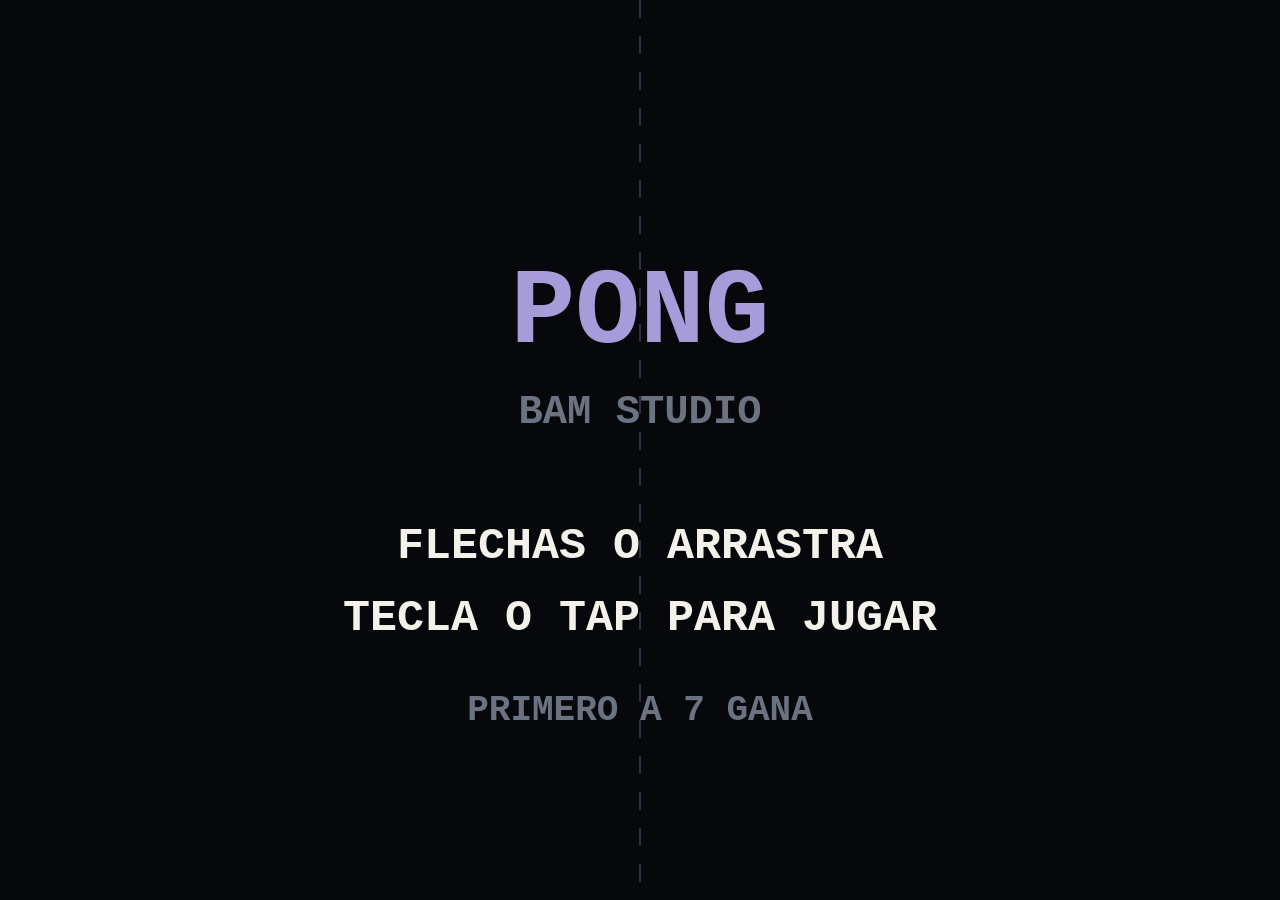
<file: pong.html>
<!DOCTYPE html>
<html>
<head>
<meta charset="utf-8">
<meta name="viewport" content="width=device-width, initial-scale=1">
<title>PONG · BAMboy</title>
<style>
  html,body{margin:0;padding:0;width:100%;height:100%;background:#07080C;overflow:hidden}
  body{display:flex;align-items:center;justify-content:center}
  canvas{display:block;touch-action:none}
</style>
</head>
<body>
<canvas id="c"></canvas>
<script>
(() => {
  const cv = document.getElementById('c');
  const cx = cv.getContext('2d');
  const C = {
    bg: '#07080C', net: 'rgba(168,155,217,.25)',
    player: '#8b5cf6', cpu: '#5468e8', ball: '#F4F1EA',
    text: '#F4F1EA', dim: '#6B7280', accent: '#A89BD9', win: '#F4643B',
  };
  const WIN_SCORE = 7;
  let W = 400, H = 360;

  function resize() {
    const w = window.innerWidth || 400, h = window.innerHeight || 360;
    // 10:9 como la pantalla del BAMboy, ajustado a lo que haya
    const s = Math.min(w / 10, h / 9);
    W = Math.floor(s * 10); H = Math.floor(s * 9);
    cv.width = W; cv.height = H;
    cv.style.width = W + 'px'; cv.style.height = H + 'px';
    layout(); draw();
  }

  // --- audio ---
  let actx = null;
  function tone(freq, dur, vol, type) {
    try {
      actx = actx || new (window.AudioContext || window.webkitAudioContext)();
      if (actx.state === 'suspended') actx.resume();
      const o = actx.createOscillator(), g = actx.createGain();
      o.type = type || 'square'; o.frequency.value = freq;
      g.gain.setValueAtTime(0.0001, actx.currentTime);
      g.gain.exponentialRampToValueAtTime(vol, actx.currentTime + 0.01);
      g.gain.exponentialRampToValueAtTime(0.0001, actx.currentTime + dur);
      o.connect(g); g.connect(actx.destination);
      o.start(); o.stop(actx.currentTime + dur + 0.05);
    } catch (e) {}
  }

  // --- estado ---
  let state = 'title'; // title | play | point | over
  let pl, cpu, ball, scoreL, scoreR, keys = {}, raf = null, pointTimer = null;

  function layout() {
    const padH = H * .18, padW = Math.max(6, W * .02);
    pl = pl || {}; cpu = cpu || {};
    pl.w = padW; pl.h = padH; pl.x = padW * 2;
    cpu.w = padW; cpu.h = padH; cpu.x = W - padW * 3;
    if (pl.y == null) pl.y = (H - padH) / 2;
    if (cpu.y == null) cpu.y = (H - padH) / 2;
  }
  function newBall(towards) {
    const a = (Math.random() * .6 - .3) + (towards === 'left' ? Math.PI : 0);
    const v = W * .006;
    ball = {x: W / 2, y: H / 2, vx: Math.cos(a) * v, vy: Math.sin(a) * v, r: Math.max(4, W * .012), speed: v};
  }
  function startMatch() {
    scoreL = 0; scoreR = 0;
    pl.y = cpu.y = (H - pl.h) / 2;
    newBall(Math.random() < .5 ? 'left' : 'right');
    state = 'play';
    tone(659.25, .07, .07); tone(1046.5, .1, .07);
    if (!raf) tick();
  }

  function tick() {
    raf = requestAnimationFrame(tick);
    if (state !== 'play') { draw(); return; }
    // jugador con teclado
    const pv = H * .012;
    if (keys.up) pl.y -= pv;
    if (keys.down) pl.y += pv;
    pl.y = Math.max(0, Math.min(H - pl.h, pl.y));
    // CPU: sigue la bola con tope de velocidad (imbatible no es divertido)
    const cpuMax = H * .0082;
    const target = ball.y - cpu.h / 2;
    cpu.y += Math.max(-cpuMax, Math.min(cpuMax, target - cpu.y));
    cpu.y = Math.max(0, Math.min(H - cpu.h, cpu.y));
    // bola
    ball.x += ball.vx; ball.y += ball.vy;
    if (ball.y - ball.r < 0 && ball.vy < 0) { ball.vy *= -1; tone(440, .04, .05); }
    if (ball.y + ball.r > H && ball.vy > 0) { ball.vy *= -1; tone(440, .04, .05); }
    // paletas
    const hit = (p, dirRight) => {
      if (ball.y > p.y - ball.r && ball.y < p.y + p.h + ball.r) {
        const rel = ((ball.y - p.y) / p.h - .5) * 2;      // -1..1
        ball.speed = Math.min(ball.speed * 1.05, W * .014);
        const ang = rel * 1.0;                              // máx ~57°
        ball.vx = Math.cos(ang) * ball.speed * (dirRight ? 1 : -1);
        ball.vy = Math.sin(ang) * ball.speed;
        tone(880, .05, .08);
        return true;
      }
      return false;
    };
    if (ball.vx < 0 && ball.x - ball.r < pl.x + pl.w && ball.x - ball.r > pl.x && hit(pl, true)) ball.x = pl.x + pl.w + ball.r;
    if (ball.vx > 0 && ball.x + ball.r > cpu.x && ball.x + ball.r < cpu.x + cpu.w && hit(cpu, false)) ball.x = cpu.x - ball.r;
    // punto
    if (ball.x < -ball.r * 2) point('cpu');
    if (ball.x > W + ball.r * 2) point('player');
    draw();
  }
  function point(who) {
    if (who === 'player') { scoreL++; tone(1046.5, .12, .09); } else { scoreR++; tone(220, .2, .09, 'sawtooth'); }
    if (scoreL >= WIN_SCORE || scoreR >= WIN_SCORE) { state = 'over'; return; }
    state = 'point';
    clearTimeout(pointTimer);
    pointTimer = setTimeout(() => { newBall(who === 'player' ? 'right' : 'left'); state = 'play'; }, 900);
  }

  // --- render ---
  function text(str, y, size, color) {
    cx.fillStyle = color; cx.font = 'bold ' + size + 'px "Courier New",monospace';
    cx.textAlign = 'center'; cx.fillText(str, W / 2, y);
  }
  function draw() {
    cx.fillStyle = C.bg; cx.fillRect(0, 0, W, H);
    // red central
    cx.strokeStyle = C.net; cx.lineWidth = 2; cx.setLineDash([H * .02, H * .02]);
    cx.beginPath(); cx.moveTo(W / 2, 0); cx.lineTo(W / 2, H); cx.stroke(); cx.setLineDash([]);
    if (state !== 'title') {
      text(scoreL, H * .16, H * .1, C.dim); // marcador
      cx.save(); cx.translate(W * .25 - W / 2, 0); text(scoreL, H * .16, H * .1, C.accent); cx.restore();
      cx.save(); cx.translate(W * .75 - W / 2, 0); text(scoreR, H * .16, H * .1, C.dim); cx.restore();
      cx.fillStyle = C.bg; cx.fillRect(W / 2 - H * .06, H * .06, H * .12, H * .12); // limpia el del medio
      cx.fillStyle = C.player; cx.fillRect(pl.x, pl.y, pl.w, pl.h);
      cx.fillStyle = C.cpu; cx.fillRect(cpu.x, cpu.y, cpu.w, cpu.h);
      if (state !== 'over') { cx.fillStyle = C.ball; cx.fillRect(ball.x - ball.r, ball.y - ball.r, ball.r * 2, ball.r * 2); }
    }
    if (state === 'title') {
      text('PONG', H * .38, H * .12, C.accent);
      text('BAM STUDIO', H * .47, H * .045, C.dim);
      text('FLECHAS O ARRASTRA', H * .62, H * .05, C.text);
      text('TECLA O TAP PARA JUGAR', H * .70, H * .05, C.text);
      text('PRIMERO A ' + WIN_SCORE + ' GANA', H * .80, H * .04, C.dim);
    }
    if (state === 'over') {
      const won = scoreL > scoreR;
      cx.fillStyle = 'rgba(7,8,12,.75)'; cx.fillRect(0, 0, W, H);
      text(won ? 'GANASTE!' : 'GANA LA CPU', H * .42, H * .09, won ? C.accent : C.win);
      text(scoreL + ' - ' + scoreR, H * .54, H * .07, C.text);
      text('TECLA O TAP PARA REVANCHA', H * .66, H * .045, C.dim);
    }
  }

  // --- input ---
  window.addEventListener('keydown', e => {
    const k = e.key.toLowerCase();
    if (k === 'arrowup' || k === 'w') { e.preventDefault(); keys.up = true; }
    else if (k === 'arrowdown' || k === 's') { e.preventDefault(); keys.down = true; }
    if (state === 'title' || state === 'over') startMatch();
  });
  window.addEventListener('keyup', e => {
    const k = e.key.toLowerCase();
    if (k === 'arrowup' || k === 'w') keys.up = false;
    if (k === 'arrowdown' || k === 's') keys.down = false;
  });
  // mouse / touch: la paleta sigue el dedo
  let dragging = false;
  const toY = e => { const r = cv.getBoundingClientRect(); return (e.clientY - r.top) * (H / r.height); };
  window.addEventListener('pointerdown', e => {
    dragging = true;
    if (state === 'title' || state === 'over') startMatch();
    else pl.y = Math.max(0, Math.min(H - pl.h, toY(e) - pl.h / 2));
  });
  window.addEventListener('pointermove', e => {
    if (!dragging || state !== 'play') return;
    pl.y = Math.max(0, Math.min(H - pl.h, toY(e) - pl.h / 2));
  });
  window.addEventListener('pointerup', () => { dragging = false; });

  window.addEventListener('resize', resize);
  try { window.focus(); } catch (e) {}
  resize();
  tick();
})();
</script>
</body>
</html>
</file>
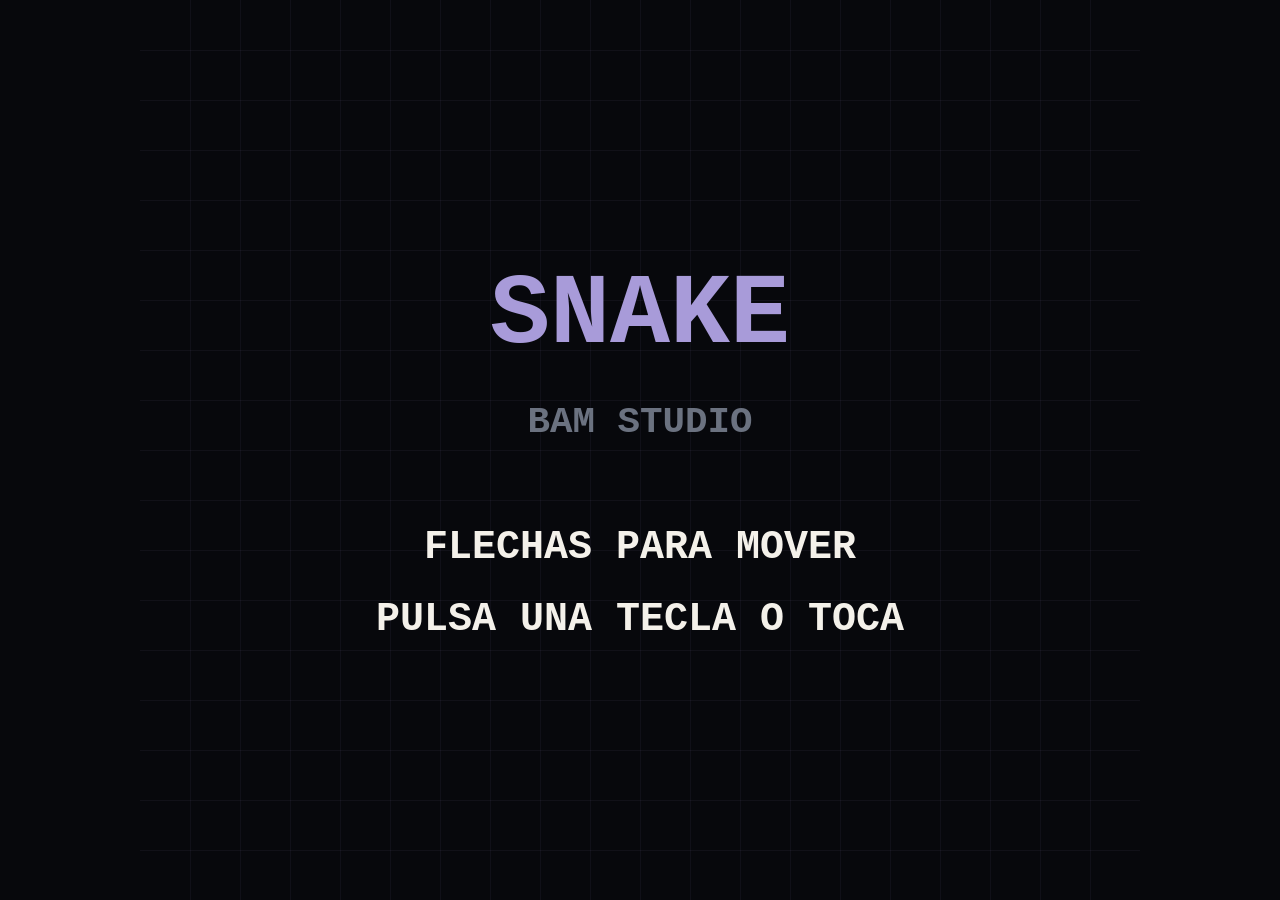
<file: snake.html>
<!DOCTYPE html>
<html>
<head>
<meta charset="utf-8">
<meta name="viewport" content="width=device-width, initial-scale=1">
<title>SNAKE · BAMboy</title>
<style>
  html,body{margin:0;padding:0;width:100%;height:100%;background:#07080C;overflow:hidden}
  body{display:flex;align-items:center;justify-content:center}
  canvas{width:100%;height:100%;image-rendering:pixelated;display:block}
</style>
</head>
<body>
<canvas id="c"></canvas>
<script>
(() => {
  const COLS = 20, ROWS = 18;            // 10:9, igual que la pantalla del BAMboy
  const cv = document.getElementById('c');
  const cx = cv.getContext('2d');
  const C = {
    bg: '#07080C', grid: 'rgba(168,155,217,.06)',
    snake: '#8b5cf6', head: '#a78bfa', food: '#F4643B',
    text: '#F4F1EA', dim: '#6B7280', accent: '#A89BD9',
  };
  let cell = 20;

  function resize() {
    const w = window.innerWidth || 400, h = window.innerHeight || 360;
    cell = Math.max(8, Math.floor(Math.min(w / COLS, h / ROWS)));
    cv.width = COLS * cell; cv.height = ROWS * cell;
    cv.style.width = cv.width + 'px'; cv.style.height = cv.height + 'px';
    draw();
  }

  // --- audio: blips retro, mismo sabor que la consola ---
  let actx = null;
  function tone(freq, dur, vol, type) {
    try {
      actx = actx || new (window.AudioContext || window.webkitAudioContext)();
      if (actx.state === 'suspended') actx.resume();
      const o = actx.createOscillator(), g = actx.createGain();
      o.type = type || 'square'; o.frequency.value = freq;
      g.gain.setValueAtTime(0.0001, actx.currentTime);
      g.gain.exponentialRampToValueAtTime(vol, actx.currentTime + 0.01);
      g.gain.exponentialRampToValueAtTime(0.0001, actx.currentTime + dur);
      o.connect(g); g.connect(actx.destination);
      o.start(); o.stop(actx.currentTime + dur + 0.05);
    } catch (e) {}
  }

  // --- estado ---
  let snake, dir, nextDir, food, score, best = 0, state = 'title', timer = null, speed;
  try { best = +localStorage.getItem('bamboy-snake-best') || 0; } catch (e) {}

  function reset() {
    snake = [{x: 5, y: 9}, {x: 4, y: 9}, {x: 3, y: 9}];
    dir = {x: 1, y: 0}; nextDir = dir;
    score = 0; speed = 140;
    placeFood();
  }
  function placeFood() {
    do {
      food = {x: (Math.random() * COLS) | 0, y: (Math.random() * ROWS) | 0};
    } while (snake.some(s => s.x === food.x && s.y === food.y));
  }
  function start() {
    reset(); state = 'play';
    tone(659.25, .07, .07); tone(1046.5, .1, .07);
    loop();
  }
  function loop() {
    clearTimeout(timer);
    timer = setTimeout(() => { step(); if (state === 'play') loop(); }, speed);
  }
  function step() {
    dir = nextDir;
    const head = {x: snake[0].x + dir.x, y: snake[0].y + dir.y};
    if (head.x < 0 || head.x >= COLS || head.y < 0 || head.y >= ROWS ||
        snake.some(s => s.x === head.x && s.y === head.y)) {
      state = 'over';
      if (score > best) { best = score; try { localStorage.setItem('bamboy-snake-best', best); } catch (e) {} }
      tone(220, .25, .1, 'sawtooth'); setTimeout(() => tone(110, .4, .1, 'sawtooth'), 180);
      draw(); return;
    }
    snake.unshift(head);
    if (head.x === food.x && head.y === food.y) {
      score++; speed = Math.max(60, speed - 4);
      tone(880 + score * 20, .06, .08);
      placeFood();
    } else snake.pop();
    draw();
  }

  // --- render ---
  function px(n) { return n * cell; }
  function text(str, y, size, color) {
    cx.fillStyle = color; cx.font = 'bold ' + size + 'px "Courier New",monospace';
    cx.textAlign = 'center'; cx.fillText(str, cv.width / 2, y);
  }
  function draw() {
    cx.fillStyle = C.bg; cx.fillRect(0, 0, cv.width, cv.height);
    cx.strokeStyle = C.grid; cx.lineWidth = 1;
    for (let i = 1; i < COLS; i++) { cx.beginPath(); cx.moveTo(px(i) + .5, 0); cx.lineTo(px(i) + .5, cv.height); cx.stroke(); }
    for (let j = 1; j < ROWS; j++) { cx.beginPath(); cx.moveTo(0, px(j) + .5); cx.lineTo(cv.width, px(j) + .5); cx.stroke(); }

    if (state !== 'title') {
      cx.fillStyle = C.food;
      const fp = cell * .18;
      cx.fillRect(px(food.x) + fp, px(food.y) + fp, cell - fp * 2, cell - fp * 2);
      snake.forEach((s, i) => {
        cx.fillStyle = i === 0 ? C.head : C.snake;
        cx.fillRect(px(s.x) + 1, px(s.y) + 1, cell - 2, cell - 2);
      });
      text('SCORE ' + score + '   BEST ' + best, cell * 1.1, cell * .7, C.dim);
    }
    if (state === 'title') {
      text('SNAKE', cv.height * .38, cell * 2, C.accent);
      text('BAM STUDIO', cv.height * .48, cell * .75, C.dim);
      text('FLECHAS PARA MOVER', cv.height * .62, cell * .8, C.text);
      text('PULSA UNA TECLA O TOCA', cv.height * .70, cell * .8, C.text);
      if (best) text('BEST ' + best, cv.height * .82, cell * .75, C.dim);
    }
    if (state === 'over') {
      cx.fillStyle = 'rgba(7,8,12,.75)'; cx.fillRect(0, 0, cv.width, cv.height);
      text('GAME OVER', cv.height * .42, cell * 1.6, C.food);
      text('SCORE ' + score + (score === best && score ? ' · RECORD!' : ''), cv.height * .54, cell * .9, C.text);
      text('TECLA O TAP PARA REINICIAR', cv.height * .66, cell * .75, C.dim);
    }
  }

  // --- input ---
  const KEYS = {
    arrowup: {x: 0, y: -1}, arrowdown: {x: 0, y: 1}, arrowleft: {x: -1, y: 0}, arrowright: {x: 1, y: 0},
    w: {x: 0, y: -1}, s: {x: 0, y: 1}, a: {x: -1, y: 0}, d: {x: 1, y: 0},
  };
  function turn(d) {
    if (state !== 'play') return;
    if (d.x === -dir.x && d.y === -dir.y) return; // no reversa
    nextDir = d;
  }
  window.addEventListener('keydown', e => {
    const k = e.key.toLowerCase();
    if (KEYS[k]) { e.preventDefault(); if (state === 'play') turn(KEYS[k]); else start(); return; }
    if (state !== 'play') start();
  });
  // tap / swipe para móvil
  let t0 = null;
  window.addEventListener('pointerdown', e => { t0 = {x: e.clientX, y: e.clientY}; if (state !== 'play') start(); });
  window.addEventListener('pointerup', e => {
    if (!t0 || state !== 'play') return;
    const dx = e.clientX - t0.x, dy = e.clientY - t0.y; t0 = null;
    if (Math.abs(dx) < 18 && Math.abs(dy) < 18) return;
    turn(Math.abs(dx) > Math.abs(dy) ? {x: Math.sign(dx), y: 0} : {x: 0, y: Math.sign(dy)});
  });

  window.addEventListener('resize', resize);
  try { window.focus(); } catch (e) {}
  reset(); state = 'title';
  resize();
})();
</script>
</body>
</html>
</file>
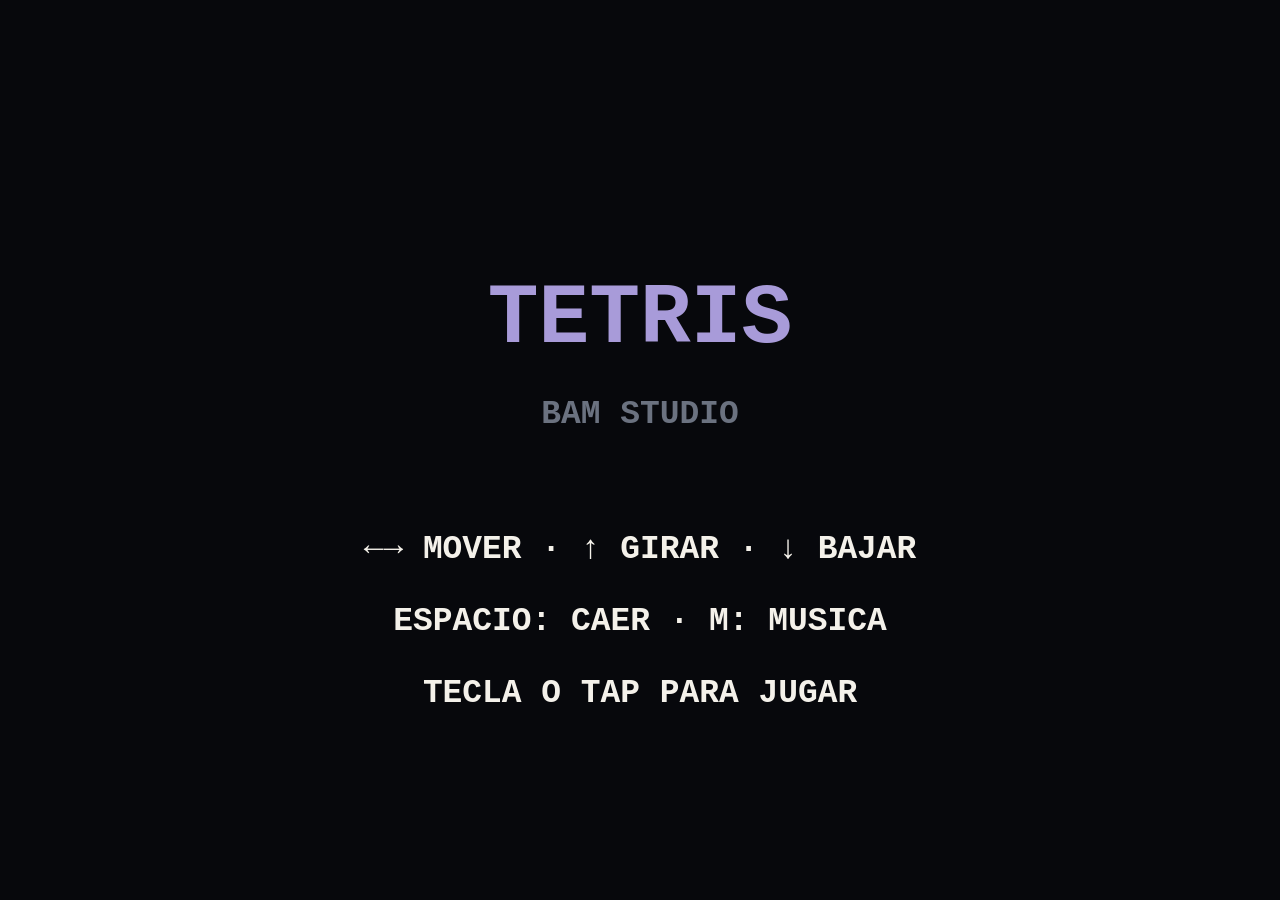
<file: tetris.html>
<!DOCTYPE html>
<html>
<head>
<meta charset="utf-8">
<meta name="viewport" content="width=device-width, initial-scale=1">
<title>TETRIS · BAMboy</title>
<style>
  html,body{margin:0;padding:0;width:100%;height:100%;background:#07080C;overflow:hidden}
  body{display:flex;align-items:center;justify-content:center}
  canvas{display:block;touch-action:none}
</style>
</head>
<body>
<canvas id="c"></canvas>
<script>
(() => {
  const COLS = 10, ROWS = 18;
  const cv = document.getElementById('c');
  const cx = cv.getContext('2d');
  const C = {
    bg: '#07080C', wellBg: '#0D0F16', grid: 'rgba(168,155,217,.07)', border: '#2A3BAF',
    text: '#F4F1EA', dim: '#6B7280', accent: '#A89BD9', danger: '#F4643B', ghost: 'rgba(168,155,217,.18)',
  };
  // paleta atomic purple para las 7 piezas
  const PCOLORS = {I:'#a78bfa', O:'#8b5cf6', T:'#c4b8f0', S:'#5468e8', Z:'#F4643B', J:'#3D52D5', L:'#7c6ee0'};
  const SHAPES = {
    I: [[0,1],[1,1],[2,1],[3,1]], O: [[1,0],[2,0],[1,1],[2,1]],
    T: [[1,0],[0,1],[1,1],[2,1]], S: [[1,0],[2,0],[0,1],[1,1]],
    Z: [[0,0],[1,0],[1,1],[2,1]], J: [[0,0],[0,1],[1,1],[2,1]],
    L: [[2,0],[0,1],[1,1],[2,1]],
  };
  let cell = 20, wellX = 0, wellY = 0, panelX = 0;

  function resize() {
    const w = window.innerWidth || 400, h = window.innerHeight || 360;
    cell = Math.max(8, Math.floor(Math.min(h / (ROWS + 1), w / (COLS + 8))));
    cv.width = w; cv.height = h;
    wellY = Math.floor((h - ROWS * cell) / 2);
    wellX = Math.floor((w - (COLS + 6.5) * cell) / 2);
    panelX = wellX + COLS * cell + cell * 1.5;
    draw();
  }

  let actx = null;
  function audio() {
    try {
      actx = actx || new (window.AudioContext || window.webkitAudioContext)();
      if (actx.state === 'suspended') actx.resume();
      return actx;
    } catch (e) { return null; }
  }
  function tone(freq, dur, vol, type) {
    const ctx = audio(); if (!ctx) return;
    const o = ctx.createOscillator(), g = ctx.createGain();
    o.type = type || 'square'; o.frequency.value = freq;
    g.gain.setValueAtTime(0.0001, ctx.currentTime);
    g.gain.exponentialRampToValueAtTime(vol, ctx.currentTime + 0.01);
    g.gain.exponentialRampToValueAtTime(0.0001, ctx.currentTime + dur);
    o.connect(g); g.connect(ctx.destination);
    o.start(); o.stop(ctx.currentTime + dur + 0.05);
  }

  // --- música: Korobeiniki (tradicional rusa, dominio público) ---
  const N = {A4:440, B4:493.88, C5:523.25, D5:587.33, E5:659.25, F5:698.46, G5:783.99, A5:880, GS4:415.30, E4:329.63, A3:220, E3:164.81, GS3:207.65, C4:261.63, D4:293.66, F4:349.23};
  // [freq, beats] — tema A completo; 0 = silencio
  const MELODY = [
    [N.E5,1],[N.B4,.5],[N.C5,.5],[N.D5,1],[N.C5,.5],[N.B4,.5],
    [N.A4,1],[N.A4,.5],[N.C5,.5],[N.E5,1],[N.D5,.5],[N.C5,.5],
    [N.B4,1.5],[N.C5,.5],[N.D5,1],[N.E5,1],
    [N.C5,1],[N.A4,1],[N.A4,2],
    [0,.5],[N.D5,1],[N.F5,.5],[N.A5,1],[N.G5,.5],[N.F5,.5],
    [N.E5,1.5],[N.C5,.5],[N.E5,1],[N.D5,.5],[N.C5,.5],
    [N.B4,1],[N.B4,.5],[N.C5,.5],[N.D5,1],[N.E5,1],
    [N.C5,1],[N.A4,1],[N.A4,2],
  ];
  // bajo simple alternando tónica/quinta por compás
  const BASS = [
    [N.E3,2],[N.A3,2],[N.A3,2],[N.A3,2],[N.GS3,2],[N.E3,2],[N.A3,2],[N.A3,2],
    [N.D4,2],[N.D4,2],[N.C4,2],[N.C4,2],[N.GS3,2],[N.E3,2],[N.A3,2],[N.A3,2],
  ];
  let musicOn = true, mNext = 0, mIdx = 0, bNext = 0, bIdx = 0, mTimer = null;
  function beatDur() { return Math.max(.20, .34 - (level - 1) * .012); }
  function noteAt(freq, t, dur, vol, type) {
    const ctx = audio(); if (!ctx) return;
    const o = ctx.createOscillator(), g = ctx.createGain();
    o.type = type; o.frequency.value = freq;
    g.gain.setValueAtTime(0.0001, t);
    g.gain.exponentialRampToValueAtTime(vol, t + 0.02);
    g.gain.setValueAtTime(vol, t + Math.max(0.03, dur - 0.05));
    g.gain.exponentialRampToValueAtTime(0.0001, t + dur);
    o.connect(g); g.connect(ctx.destination);
    o.start(t); o.stop(t + dur + 0.05);
  }
  function musicStart() {
    const ctx = audio(); if (!ctx || mTimer) return;
    mNext = bNext = ctx.currentTime + 0.1; mIdx = bIdx = 0;
    mTimer = setInterval(() => {
      if (!musicOn || state !== 'play' || !actx) return;
      if (mNext < actx.currentTime) { mNext = bNext = actx.currentTime + 0.05; }
      const ahead = actx.currentTime + 0.15;
      while (mNext < ahead) {
        const [f, b] = MELODY[mIdx]; const d = b * beatDur();
        if (f) noteAt(f, mNext, d * 0.92, 0.028, 'square');
        mNext += d; mIdx = (mIdx + 1) % MELODY.length;
      }
      while (bNext < ahead) {
        const [f, b] = BASS[bIdx]; const d = b * beatDur();
        if (f) noteAt(f, bNext, d * 0.85, 0.02, 'triangle');
        bNext += d; bIdx = (bIdx + 1) % BASS.length;
      }
    }, 40);
  }
  function musicStop() { clearInterval(mTimer); mTimer = null; }

  // --- estado ---
  let board, piece, next, bag = [], score, lines, level, best = 0, state = 'title', timer = null;
  try { best = +localStorage.getItem('bamboy-tetris-best') || 0; } catch (e) {}

  function fromBag() {
    if (!bag.length) { bag = Object.keys(SHAPES).slice(); for (let i = bag.length - 1; i > 0; i--) { const j = (Math.random() * (i + 1)) | 0; [bag[i], bag[j]] = [bag[j], bag[i]]; } }
    return bag.pop();
  }
  function spawn() {
    const k = next || fromBag(); next = fromBag();
    piece = {k, blocks: SHAPES[k].map(b => b.slice()), x: 3, y: -1};
    if (collides(piece.blocks, piece.x, piece.y)) gameOver();
  }
  function collides(blocks, px, py) {
    return blocks.some(([bx, by]) => {
      const x = px + bx, y = py + by;
      return x < 0 || x >= COLS || y >= ROWS || (y >= 0 && board[y][x]);
    });
  }
  function rotated(blocks, dir) {
    // rota dentro de una caja 4x4 (I) o 3x3
    const size = piece.k === 'I' ? 4 : (piece.k === 'O' ? 0 : 3);
    if (!size) return blocks.map(b => b.slice());
    return blocks.map(([x, y]) => dir > 0 ? [size - 1 - y, x] : [y, size - 1 - x]);
  }
  function tryRotate(dir) {
    if (piece.k === 'O') return;
    const rb = rotated(piece.blocks, dir);
    for (const kick of [0, -1, 1, -2, 2]) {
      if (!collides(rb, piece.x + kick, piece.y)) {
        piece.blocks = rb; piece.x += kick; tone(659.25, .04, .05); draw(); return;
      }
    }
  }
  function move(dx) {
    if (!collides(piece.blocks, piece.x + dx, piece.y)) { piece.x += dx; tone(440, .03, .04); draw(); }
  }
  function drop(soft) {
    if (!collides(piece.blocks, piece.x, piece.y + 1)) {
      piece.y++; if (soft) score += 1;
      draw(); return true;
    }
    lock(); return false;
  }
  function hardDrop() {
    let d = 0;
    while (!collides(piece.blocks, piece.x, piece.y + 1)) { piece.y++; d++; }
    score += d * 2; tone(220, .06, .08); lock();
  }
  function lock() {
    piece.blocks.forEach(([bx, by]) => { const y = piece.y + by; if (y >= 0) board[y][piece.x + bx] = piece.k; });
    let cleared = 0;
    for (let y = ROWS - 1; y >= 0; y--) {
      if (board[y].every(Boolean)) { board.splice(y, 1); board.unshift(Array(COLS).fill(null)); cleared++; y++; }
    }
    if (cleared) {
      score += [0, 100, 300, 500, 800][cleared] * level;
      lines += cleared;
      const nl = 1 + (lines / 10 | 0);
      if (nl > level) { level = nl; tone(1046.5, .1, .09); tone(1318.5, .15, .09); }
      [523.25, 659.25, 783.99, 1046.5].slice(0, cleared + 1).forEach((f, i) => setTimeout(() => tone(f, .07, .08), i * 60));
    } else tone(330, .04, .06);
    spawn(); schedule(); draw();
  }
  function speedMs() { return Math.max(80, 800 - (level - 1) * 70); }
  function schedule() {
    clearInterval(timer);
    timer = setInterval(() => { if (state === 'play') drop(false); }, speedMs());
  }
  function start() {
    board = Array.from({length: ROWS}, () => Array(COLS).fill(null));
    score = 0; lines = 0; level = 1; bag = []; next = null;
    spawn(); state = 'play';
    tone(659.25, .07, .07); tone(1046.5, .1, .07);
    musicStop(); musicStart();
    schedule(); draw();
  }
  function gameOver() {
    state = 'over'; clearInterval(timer); musicStop();
    if (score > best) { best = score; try { localStorage.setItem('bamboy-tetris-best', best); } catch (e) {} }
    tone(220, .25, .1, 'sawtooth'); setTimeout(() => tone(110, .4, .1, 'sawtooth'), 180);
    draw();
  }

  // --- render ---
  function block(x, y, color, px, py, size) {
    const s = size || cell;
    const X = (px != null ? px : wellX + x * cell), Y = (py != null ? py : wellY + y * cell);
    cx.fillStyle = color; cx.fillRect(X + 1, Y + 1, s - 2, s - 2);
    cx.fillStyle = 'rgba(255,255,255,.25)'; cx.fillRect(X + 1, Y + 1, s - 2, 2);
    cx.fillStyle = 'rgba(0,0,0,.3)'; cx.fillRect(X + 1, Y + s - 3, s - 2, 2);
  }
  function label(str, x, y, size, color, align) {
    cx.fillStyle = color; cx.font = 'bold ' + size + 'px "Courier New",monospace';
    cx.textAlign = align || 'left'; cx.fillText(str, x, y);
  }
  function draw() {
    cx.fillStyle = C.bg; cx.fillRect(0, 0, cv.width, cv.height);
    if (state === 'title') {
      label('TETRIS', cv.width / 2, cv.height * .38, cell * 1.8, C.accent, 'center');
      label('BAM STUDIO', cv.width / 2, cv.height * .47, cell * .7, C.dim, 'center');
      label('←→ MOVER · ↑ GIRAR · ↓ BAJAR', cv.width / 2, cv.height * .62, cell * .7, C.text, 'center');
      label('ESPACIO: CAER · M: MUSICA', cv.width / 2, cv.height * .70, cell * .7, C.text, 'center');
      label('TECLA O TAP PARA JUGAR', cv.width / 2, cv.height * .78, cell * .7, C.text, 'center');
      if (best) label('BEST ' + best, cv.width / 2, cv.height * .88, cell * .7, C.dim, 'center');
      return;
    }
    // pozo
    cx.fillStyle = C.wellBg; cx.fillRect(wellX, wellY, COLS * cell, ROWS * cell);
    cx.strokeStyle = C.border; cx.lineWidth = 2;
    cx.strokeRect(wellX - 1, wellY - 1, COLS * cell + 2, ROWS * cell + 2);
    cx.strokeStyle = C.grid; cx.lineWidth = 1;
    for (let i = 1; i < COLS; i++) { cx.beginPath(); cx.moveTo(wellX + i * cell + .5, wellY); cx.lineTo(wellX + i * cell + .5, wellY + ROWS * cell); cx.stroke(); }
    for (let j = 1; j < ROWS; j++) { cx.beginPath(); cx.moveTo(wellX, wellY + j * cell + .5); cx.lineTo(wellX + COLS * cell, wellY + j * cell + .5); cx.stroke(); }
    // tablero
    board.forEach((row, y) => row.forEach((k, x) => { if (k) block(x, y, PCOLORS[k]); }));
    if (state !== 'over' && piece) {
      // ghost
      let gy = piece.y; while (!collides(piece.blocks, piece.x, gy + 1)) gy++;
      piece.blocks.forEach(([bx, by]) => { if (gy + by >= 0) { cx.fillStyle = C.ghost; cx.fillRect(wellX + (piece.x + bx) * cell + 1, wellY + (gy + by) * cell + 1, cell - 2, cell - 2); } });
      // pieza
      piece.blocks.forEach(([bx, by]) => { if (piece.y + by >= 0) block(piece.x + bx, piece.y + by, PCOLORS[piece.k]); });
    }
    // panel
    let py = wellY + cell;
    label('SCORE', panelX, py, cell * .65, C.dim); py += cell * .9;
    label(String(score), panelX, py, cell * .8, C.text); py += cell * 1.6;
    label('BEST', panelX, py, cell * .65, C.dim); py += cell * .9;
    label(String(best), panelX, py, cell * .8, C.accent); py += cell * 1.6;
    label('LINES', panelX, py, cell * .65, C.dim); py += cell * .9;
    label(String(lines), panelX, py, cell * .8, C.text); py += cell * 1.6;
    label('LEVEL', panelX, py, cell * .65, C.dim); py += cell * .9;
    label(String(level), panelX, py, cell * .8, C.text); py += cell * 1.6;
    label('NEXT', panelX, py, cell * .65, C.dim); py += cell * .5;
    if (next) {
      const s = cell * .8;
      SHAPES[next].forEach(([bx, by]) => block(0, 0, PCOLORS[next], panelX + bx * s, py + by * s, s));
    }
    if (state === 'over') {
      cx.fillStyle = 'rgba(7,8,12,.8)'; cx.fillRect(0, 0, cv.width, cv.height);
      label('GAME OVER', cv.width / 2, cv.height * .42, cell * 1.4, C.danger, 'center');
      label('SCORE ' + score + (score === best && score ? ' · RECORD!' : ''), cv.width / 2, cv.height * .54, cell * .8, C.text, 'center');
      label('TECLA O TAP PARA REINICIAR', cv.width / 2, cv.height * .66, cell * .65, C.dim, 'center');
    }
  }

  // --- input ---
  window.addEventListener('keydown', e => {
    const k = e.key.toLowerCase();
    if (['arrowleft','arrowright','arrowup','arrowdown',' '].includes(k) || k === 'z' || k === 'x' || k === 'w' || k === 'a' || k === 's' || k === 'd') e.preventDefault();
    if (k === 'm') { musicOn = !musicOn; return; }
    if (state !== 'play') { start(); return; }
    if (k === 'arrowleft' || k === 'a') move(-1);
    else if (k === 'arrowright' || k === 'd') move(1);
    else if (k === 'arrowdown' || k === 's') drop(true);
    else if (k === 'arrowup' || k === 'x' || k === 'w') tryRotate(1);
    else if (k === 'z') tryRotate(-1);
    else if (k === ' ') hardDrop();
  });
  // táctil: swipe izq/der mueve, swipe abajo cae, tap gira
  let t0 = null;
  window.addEventListener('pointerdown', e => {
    if (state !== 'play') { start(); return; }
    t0 = {x: e.clientX, y: e.clientY, t: Date.now()};
  });
  window.addEventListener('pointerup', e => {
    if (!t0 || state !== 'play') return;
    const dx = e.clientX - t0.x, dy = e.clientY - t0.y; const dt = Date.now() - t0.t; t0 = null;
    if (Math.abs(dx) < 20 && Math.abs(dy) < 20 && dt < 350) { tryRotate(1); return; }
    if (Math.abs(dx) > Math.abs(dy)) move(dx > 0 ? 1 : -1);
    else if (dy > 40) hardDrop();
    else if (dy < -40) tryRotate(1);
  });

  window.addEventListener('resize', resize);
  try { window.focus(); } catch (e) {}
  resize();
})();
</script>
</body>
</html>
</file>
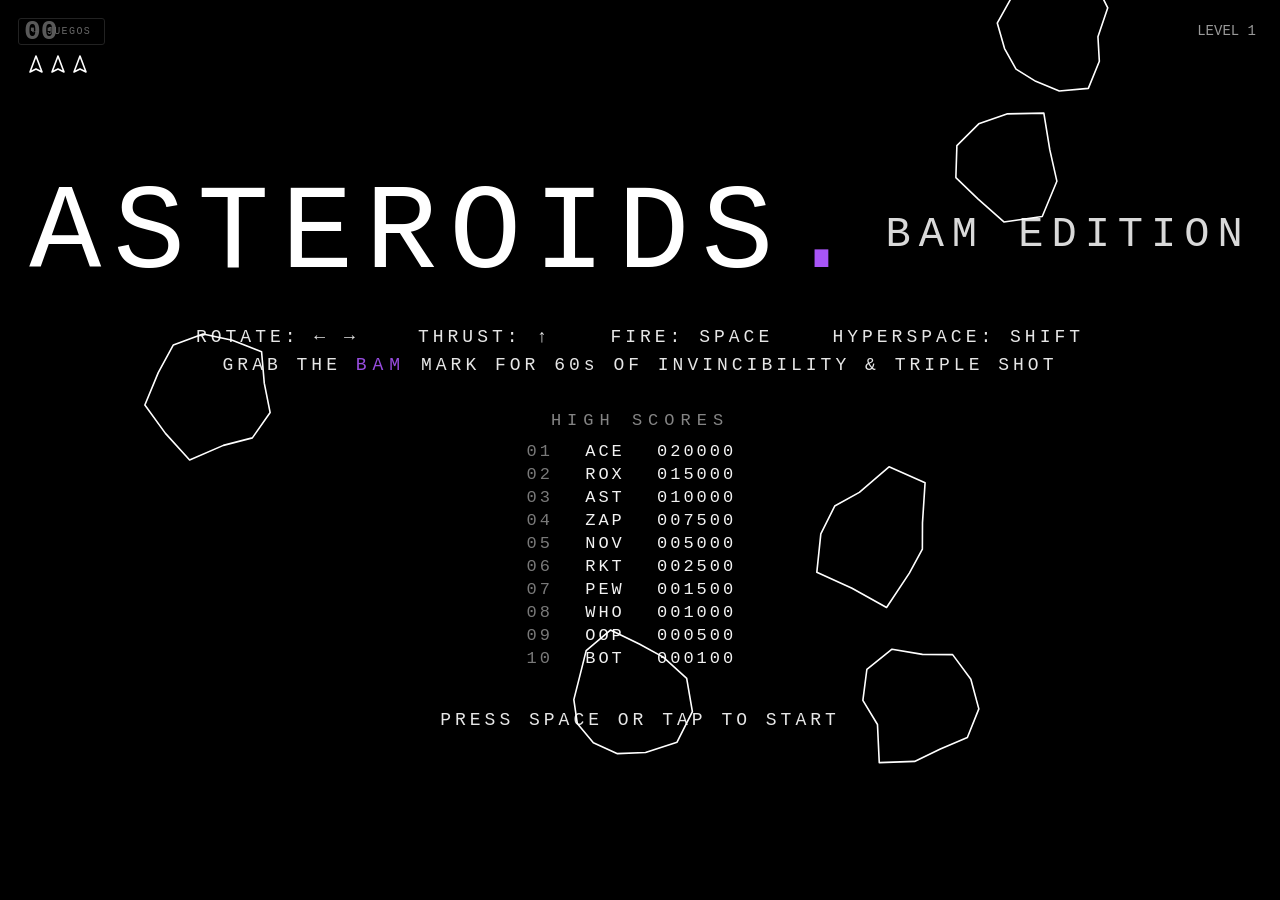
<file: bamboy/asteroids.html>
<!DOCTYPE html>
<html lang="en">
<head>
<meta charset="UTF-8" />
<meta http-equiv="Cache-Control" content="no-store" />
<title>ASTEROIDS / BAM</title>
<style>
  #back-btn {
    position: fixed; top: 18px; left: 18px; z-index: 10;
    background: rgba(0,0,0,0.65); border: 1px solid #222;
    color: #666; font-family: 'Courier New', monospace;
    font-size: 10px; letter-spacing: 0.14em; text-transform: uppercase;
    padding: 7px 13px; cursor: pointer; border-radius: 3px;
    transition: color 0.15s, border-color 0.15s;
  }
  #back-btn:hover { color: #fff; border-color: #555; }
</style>
<style>
  html, body {
    margin: 0;
    padding: 0;
    background: #000;
    overflow: hidden;
    height: 100%;
    font-family: 'Courier New', monospace;
    color: #fff;
    user-select: none;
  }
  #game {
    display: block;
    background: #000;
    width: 100vw;
    height: 100vh;
  }
  #overlay {
    position: fixed;
    inset: 0;
    display: flex;
    flex-direction: column;
    align-items: center;
    justify-content: center;
    text-align: center;
    pointer-events: none;
    letter-spacing: 4px;
  }
  #overlay h1 {
    font-size: clamp(48px, 10vw, 120px);
    margin: 0 0 20px;
    letter-spacing: 12px;
    font-weight: 400;
  }
  #overlay p {
    font-size: clamp(12px, 2vw, 18px);
    margin: 4px 0;
    opacity: 0.9;
  }
  #overlay .blink {
    margin-top: 40px;
    animation: blink 1s steps(2, start) infinite;
  }
  @keyframes blink {
    to { visibility: hidden; }
  }
  .hidden { display: none !important; }

  #hiScoreTable {
    margin-top: 32px;
    font-size: clamp(13px, 1.6vw, 17px);
    letter-spacing: 3px;
    opacity: 0.95;
  }
  #hiScoreTable .hs-head {
    opacity: 0.55;
    margin-bottom: 10px;
    letter-spacing: 6px;
  }
  .hs-row {
    display: grid;
    grid-template-columns: 40px 80px 110px;
    gap: 12px;
    padding: 2px 0;
    justify-content: center;
    text-align: left;
  }
  .hs-row .rank { opacity: 0.5; text-align: right; }
  .hs-row .name { text-align: center; }
  .hs-row .score { text-align: left; }
  .hs-row.hs-new { animation: blink 0.6s steps(2, start) infinite; }

  #initialsEntry {
    margin: 18px 0 8px;
  }
  #initialsInput {
    background: transparent;
    border: none;
    border-bottom: 4px solid #fff;
    color: #fff;
    font-family: 'Courier New', monospace;
    font-size: clamp(48px, 9vw, 80px);
    letter-spacing: 24px;
    padding: 8px 0 8px 24px;
    text-align: center;
    text-transform: uppercase;
    outline: none;
    caret-color: #fff;
    width: 4em;
    pointer-events: auto;
  }
  #initialsInput::placeholder {
    color: rgba(255,255,255,0.25);
  }
</style>
</head>
<body>
<canvas id="game"></canvas>
<button id="back-btn" onclick="history.back()">← Juegos</button>
<div id="overlay">
  <h1 id="title">ASTEROIDS<span style="color:#A855F7;">.</span><small style="font-size:0.35em;letter-spacing:8px;vertical-align:middle;margin-left:16px;opacity:0.85;">BAM EDITION</small></h1>
  <p id="sub1">ROTATE: &larr; &rarr; &nbsp;&nbsp; THRUST: &uarr; &nbsp;&nbsp; FIRE: SPACE &nbsp;&nbsp; HYPERSPACE: SHIFT</p>
  <p id="sub2">GRAB THE <span style="color:#A855F7;letter-spacing:6px;">BAM</span> MARK FOR 60s OF INVINCIBILITY &amp; TRIPLE SHOT</p>
  <div id="initialsEntry" class="hidden">
    <input id="initialsInput" type="text" inputmode="text" maxlength="3"
           autocomplete="off" autocorrect="off" autocapitalize="characters"
           spellcheck="false" placeholder="___" />
  </div>
  <div id="hiScoreTable">
    <div class="hs-head">HIGH SCORES</div>
    <div id="hsList"></div>
  </div>
  <p class="blink" id="prompt">PRESS SPACE OR TAP TO START</p>
</div>

<script>
(() => {
  const canvas = document.getElementById('game');
  const ctx = canvas.getContext('2d');
  const overlay = document.getElementById('overlay');
  const title = document.getElementById('title');
  const sub1 = document.getElementById('sub1');
  const sub2 = document.getElementById('sub2');
  const prompt = document.getElementById('prompt');
  const hiScoreTable = document.getElementById('hiScoreTable');
  const hsList = document.getElementById('hsList');
  const initialsEntry = document.getElementById('initialsEntry');
  const initialsInput = document.getElementById('initialsInput');

  const HS_KEY = 'asteroids_bam_hiscores_v1';
  const HS_MAX = 10;
  function defaultScores() {
    return [
      { name: 'ACE', score: 20000 },
      { name: 'ROX', score: 15000 },
      { name: 'AST', score: 10000 },
      { name: 'ZAP', score: 7500 },
      { name: 'NOV', score: 5000 },
      { name: 'RKT', score: 2500 },
      { name: 'PEW', score: 1500 },
      { name: 'WHO', score: 1000 },
      { name: 'OOP', score: 500 },
      { name: 'BOT', score: 100 },
    ];
  }
  function loadHighScores() {
    try {
      const raw = localStorage.getItem(HS_KEY);
      if (raw) {
        const arr = JSON.parse(raw);
        if (Array.isArray(arr) && arr.every(x => typeof x.name === 'string' && typeof x.score === 'number')) {
          return arr.slice(0, HS_MAX);
        }
      }
    } catch (e) {}
    return defaultScores();
  }
  function saveHighScores(scores) {
    try { localStorage.setItem(HS_KEY, JSON.stringify(scores)); } catch (e) {}
  }
  function qualifiesForHighScore(score) {
    if (score <= 0) return false;
    const scores = state.highScores;
    if (scores.length < HS_MAX) return true;
    return score > scores[scores.length - 1].score;
  }
  function renderHighScores(newEntry) {
    hsList.innerHTML = state.highScores.map((s, i) => {
      const isNew = newEntry && s === newEntry;
      const rank = String(i + 1).padStart(2, '0');
      const scoreStr = String(s.score).padStart(6, '0');
      return `<div class="hs-row${isNew ? ' hs-new' : ''}">`
        + `<span class="rank">${rank}</span>`
        + `<span class="name">${s.name}</span>`
        + `<span class="score">${scoreStr}</span>`
        + `</div>`;
    }).join('');
  }

  function enterInitialsMode() {
    state.mode = 'enterInitials';
    const rank = state.highScores.findIndex(s => state.score > s.score);
    const rankLabel = rank === -1 ? state.highScores.length + 1 : rank + 1;
    title.textContent = 'NEW HIGH SCORE';
    sub1.innerHTML = `RANK ${rankLabel} &nbsp;&nbsp; SCORE ${String(state.score).padStart(6, '0')}`;
    sub2.innerHTML = '&nbsp;';
    hiScoreTable.classList.add('hidden');
    initialsEntry.classList.remove('hidden');
    initialsInput.value = '';
    prompt.textContent = 'TYPE YOUR INITIALS — PRESS ENTER TO SUBMIT';
    overlay.classList.remove('hidden');
    setTimeout(() => { try { initialsInput.focus(); } catch (e) {} }, 50);
  }

  initialsInput.addEventListener('input', () => {
    const clean = initialsInput.value.toUpperCase().replace(/[^A-Z]/g, '').slice(0, 3);
    if (clean !== initialsInput.value) initialsInput.value = clean;
  });
  initialsInput.addEventListener('keydown', (e) => {
    if (e.key === 'Enter') { e.preventDefault(); submitInitials(); }
  });

  function submitInitials() {
    let name = initialsInput.value.toUpperCase().replace(/[^A-Z]/g, '').slice(0, 3);
    if (!name) name = 'AAA';
    name = name.padEnd(3, 'A');
    const entry = { name, score: state.score };
    state.highScores.push(entry);
    state.highScores.sort((a, b) => b.score - a.score);
    if (state.highScores.length > HS_MAX) state.highScores.length = HS_MAX;
    saveHighScores(state.highScores);
    try { initialsInput.blur(); } catch (e) {}
    showHighScoresScreen(entry);
  }

  function showHighScoresScreen(newEntry) {
    state.mode = 'highScores';
    title.textContent = 'HIGH SCORES';
    sub1.innerHTML = '&nbsp;';
    sub2.innerHTML = '&nbsp;';
    initialsEntry.classList.add('hidden');
    hiScoreTable.classList.remove('hidden');
    renderHighScores(newEntry);
    prompt.textContent = 'PRESS SPACE OR TAP TO PLAY AGAIN';
    overlay.classList.remove('hidden');
  }

  function showGameOverScreen() {
    state.mode = 'gameover';
    title.textContent = 'GAME OVER';
    sub1.innerHTML = 'FINAL SCORE ' + String(state.score).padStart(6, '0');
    sub2.innerHTML = '&nbsp;';
    initialsEntry.classList.add('hidden');
    hiScoreTable.classList.remove('hidden');
    renderHighScores(null);
    prompt.textContent = 'PRESS SPACE OR TAP TO PLAY AGAIN';
    overlay.classList.remove('hidden');
  }

  let W = 0, H = 0, DPR = Math.max(1, window.devicePixelRatio || 1);
  function resize() {
    W = window.innerWidth; H = window.innerHeight;
    canvas.width = W * DPR; canvas.height = H * DPR;
    canvas.style.width = W + 'px'; canvas.style.height = H + 'px';
    ctx.setTransform(DPR, 0, 0, DPR, 0, 0);
  }
  window.addEventListener('resize', resize);
  resize();

  let AC = null;
  function audio() {
    if (!AC) {
      try { AC = new (window.AudioContext || window.webkitAudioContext)(); }
      catch (e) { AC = null; }
    }
    return AC;
  }
  function beep(freq, dur, type = 'square', vol = 0.08, slide = 0) {
    const a = audio(); if (!a) return;
    const o = a.createOscillator();
    const g = a.createGain();
    o.type = type;
    o.frequency.setValueAtTime(freq, a.currentTime);
    if (slide) o.frequency.exponentialRampToValueAtTime(Math.max(40, freq + slide), a.currentTime + dur);
    g.gain.setValueAtTime(vol, a.currentTime);
    g.gain.exponentialRampToValueAtTime(0.0001, a.currentTime + dur);
    o.connect(g).connect(a.destination);
    o.start();
    o.stop(a.currentTime + dur);
  }
  function noise(dur, vol = 0.15) {
    const a = audio(); if (!a) return;
    const buf = a.createBuffer(1, a.sampleRate * dur, a.sampleRate);
    const data = buf.getChannelData(0);
    for (let i = 0; i < data.length; i++) data[i] = (Math.random() * 2 - 1) * (1 - i / data.length);
    const src = a.createBufferSource();
    const g = a.createGain();
    g.gain.value = vol;
    src.buffer = buf;
    src.connect(g).connect(a.destination);
    src.start();
  }

  const SND = {
    fire: () => beep(880, 0.08, 'square', 0.06, -600),
    thrust: () => beep(80 + Math.random()*20, 0.05, 'sawtooth', 0.04),
    bangLarge: () => noise(0.35, 0.18),
    bangMed: () => noise(0.22, 0.14),
    bangSmall: () => noise(0.14, 0.1),
    death: () => { beep(220, 0.15, 'triangle', 0.12, -150); setTimeout(() => noise(0.4, 0.2), 100); },
    extra: () => { beep(880, 0.08, 'square', 0.08); setTimeout(() => beep(1320, 0.12, 'square', 0.08), 90); },
    hyper: () => beep(1200, 0.2, 'sine', 0.08, -1000),
    beat: (hi) => beep(hi ? 140 : 110, 0.08, 'triangle', 0.05),
    powerup: () => {
      beep(523, 0.08, 'square', 0.08);
      setTimeout(() => beep(659, 0.08, 'square', 0.08), 70);
      setTimeout(() => beep(784, 0.12, 'square', 0.08), 140);
      setTimeout(() => beep(1047, 0.18, 'square', 0.09), 210);
    },
    bamExpire: () => { beep(440, 0.1, 'sine', 0.07, -200); setTimeout(() => beep(330, 0.15, 'sine', 0.06, -150), 80); },
  };

  const keys = {};
  window.addEventListener('keydown', e => {
    if (state.mode === 'enterInitials') return;
    if (['ArrowUp','ArrowDown','ArrowLeft','ArrowRight',' ','Space'].includes(e.key)) e.preventDefault();
    keys[e.code] = true;
    if (e.code === 'Space' || e.code === 'Enter') {
      if (state.mode === 'title' || state.mode === 'gameover' || state.mode === 'highScores') startGame();
      else if (state.mode === 'play' && e.code === 'Space' && !e.repeat) fire();
    }
    if ((e.code === 'ShiftLeft' || e.code === 'ShiftRight') && state.mode === 'play' && !e.repeat) hyperspace();
  }, { passive: false });
  window.addEventListener('keyup', e => { keys[e.code] = false; });

  canvas.addEventListener('touchstart', (e) => {
    if (state.mode === 'enterInitials') return;
    e.preventDefault();
    if (state.mode !== 'play') startGame();
    else fire();
  }, { passive: false });

  const TAU = Math.PI * 2;
  function wrap(p) {
    if (p.x < 0) p.x += W; else if (p.x > W) p.x -= W;
    if (p.y < 0) p.y += H; else if (p.y > H) p.y -= H;
  }

  function makeShip() {
    return {
      x: W/2, y: H/2, vx: 0, vy: 0, a: -Math.PI/2,
      r: 14, thrusting: false, alive: true, invuln: 120, blink: 0,
    };
  }

  function spawnAsteroid(size, x, y, vScale = 1) {
    const R = size === 3 ? 60 : size === 2 ? 34 : 18;
    const verts = 10 + Math.floor(Math.random() * 5);
    const shape = [];
    for (let i = 0; i < verts; i++) {
      const t = (i / verts) * TAU;
      const rad = R * (0.72 + Math.random() * 0.5);
      shape.push({ x: Math.cos(t) * rad, y: Math.sin(t) * rad });
    }
    const ang = Math.random() * TAU;
    const speed = (0.6 + Math.random() * 0.9) * vScale * (size === 3 ? 1 : size === 2 ? 1.3 : 1.7);
    return {
      x: x ?? Math.random() * W,
      y: y ?? Math.random() * H,
      vx: Math.cos(ang) * speed,
      vy: Math.sin(ang) * speed,
      rot: (Math.random() - 0.5) * 0.02,
      a: Math.random() * TAU,
      r: R * 0.88,
      size, shape,
    };
  }

  function spawnUFO(size) {
    const fromLeft = Math.random() < 0.5;
    return {
      x: fromLeft ? -30 : W + 30,
      y: 60 + Math.random() * (H - 120),
      vx: (fromLeft ? 1 : -1) * (size === 1 ? 2.2 : 1.6),
      vy: 0,
      dirTimer: 0,
      shootTimer: 60 + Math.random() * 60,
      r: size === 1 ? 10 : 18,
      size,
    };
  }

  const BAM_COLOR = '#A855F7';
  const BAM_COLOR_2 = '#6D28D9';
  const POWERUP_DURATION = 60 * 60;
  const BAM_FIRST_DELAY = 15 * 60;
  const BAM_COOLDOWN_MIN = 30 * 60;
  const BAM_COOLDOWN_MAX = 55 * 60;

  const state = {
    mode: 'title',
    ship: null,
    bullets: [],
    enemyBullets: [],
    asteroids: [],
    particles: [],
    ufo: null,
    ufoTimer: 1200,
    score: 0,
    lives: 3,
    level: 1,
    nextExtra: 10000,
    respawnTimer: 0,
    levelClearTimer: 0,
    levelTransitioning: false,
    beatTimer: 0,
    beatHigh: false,
    beatInterval: 60,
    highScores: loadHighScores(),
    bamLogo: null,
    powerupTimer: 0,
    bamTimer: BAM_FIRST_DELAY,
  };

  function startGame() {
    state.mode = 'play';
    state.score = 0;
    state.lives = 3;
    state.level = 1;
    state.nextExtra = 10000;
    state.bullets = [];
    state.enemyBullets = [];
    state.particles = [];
    state.ufo = null;
    state.ufoTimer = 1200;
    state.respawnTimer = 0;
    state.levelClearTimer = 0;
    state.levelTransitioning = false;
    state.bamLogo = null;
    state.powerupTimer = 0;
    state.bamTimer = BAM_FIRST_DELAY;
    state.ship = makeShip();
    seedLevel(state.level);
    overlay.classList.add('hidden');
    audio();
  }

  function spawnBamLogo() {
    const safe = Math.min(220, Math.min(W, H) * 0.4);
    let x, y, tries = 0;
    do {
      x = Math.random() * W; y = Math.random() * H;
      tries++;
    } while (state.ship && tries < 50 && Math.hypot(x - state.ship.x, y - state.ship.y) < safe);
    const ang = Math.random() * Math.PI * 2;
    return {
      x, y,
      vx: Math.cos(ang) * 0.6,
      vy: Math.sin(ang) * 0.6,
      a: 0,
      rot: (Math.random() < 0.5 ? -1 : 1) * 0.004,
      r: 36,
      w: 104, h: 48,
      pulse: 0,
      spawnAnim: 0,
    };
  }

  function seedLevel(n) {
    state.asteroids = [];
    const count = 3 + n;
    const safe = Math.min(180, Math.min(W, H) * 0.35);
    for (let i = 0; i < count; i++) {
      let x, y, tries = 0;
      do {
        x = Math.random() * W; y = Math.random() * H;
        tries++;
      } while (state.ship && tries < 50 && Math.hypot(x - state.ship.x, y - state.ship.y) < safe);
      state.asteroids.push(spawnAsteroid(3, x, y, 1 + (n - 1) * 0.08));
    }
    state.beatInterval = 60;
  }

  function fire() {
    const s = state.ship;
    if (!s || !s.alive) return;
    const powered = state.powerupTimer > 0;
    if (!powered && state.bullets.length >= 4) return;
    const spawnBullet = (angleOffset = 0) => {
      const a = s.a + angleOffset;
      state.bullets.push({
        x: s.x + Math.cos(a) * s.r,
        y: s.y + Math.sin(a) * s.r,
        vx: Math.cos(a) * 8 + s.vx,
        vy: Math.sin(a) * 8 + s.vy,
        life: 60,
        powered,
      });
    };
    if (powered) {
      const spread = Math.PI / 12;
      spawnBullet(-spread);
      spawnBullet(0);
      spawnBullet(spread);
    } else {
      spawnBullet(0);
    }
    SND.fire();
  }

  function hyperspace() {
    const s = state.ship;
    if (!s || !s.alive) return;
    s.x = Math.random() * W;
    s.y = Math.random() * H;
    s.vx = 0; s.vy = 0;
    if (Math.random() < 0.08) killShip();
    SND.hyper();
  }

  function addExplosion(x, y, count = 18, speed = 3) {
    for (let i = 0; i < count; i++) {
      const a = Math.random() * TAU;
      const v = Math.random() * speed + 0.5;
      state.particles.push({
        x, y,
        vx: Math.cos(a) * v, vy: Math.sin(a) * v,
        life: 30 + Math.random() * 30,
      });
    }
  }

  function killShip() {
    if (!state.ship || !state.ship.alive) return;
    addExplosion(state.ship.x, state.ship.y, 28, 3.5);
    SND.death();
    state.ship.alive = false;
    state.lives -= 1;
    state.respawnTimer = 120;
    if (state.lives < 0) {
      setTimeout(() => {
        if (qualifiesForHighScore(state.score)) {
          enterInitialsMode();
        } else {
          showGameOverScreen();
        }
      }, 1500);
    }
  }

  function addScore(n) {
    state.score += n;
    if (state.score >= state.nextExtra) {
      state.lives += 1;
      state.nextExtra += 10000;
      SND.extra();
    }
  }

  function splitAsteroid(a) {
    if (a.size === 3) { addScore(20); SND.bangLarge(); }
    else if (a.size === 2) { addScore(50); SND.bangMed(); }
    else { addScore(100); SND.bangSmall(); }
    addExplosion(a.x, a.y, a.size === 3 ? 20 : a.size === 2 ? 14 : 10, 2.5);
    if (a.size > 1) {
      state.asteroids.push(spawnAsteroid(a.size - 1, a.x, a.y));
      state.asteroids.push(spawnAsteroid(a.size - 1, a.x, a.y));
    }
  }

  function update() {
    if (state.mode !== 'play') return;
    const s = state.ship;

    state.beatTimer -= 1;
    if (state.beatTimer <= 0) {
      SND.beat(state.beatHigh);
      state.beatHigh = !state.beatHigh;
      const pressure = Math.min(1, 1 - state.asteroids.length / (4 + state.level * 2));
      state.beatInterval = Math.max(16, 60 - pressure * 40);
      state.beatTimer = state.beatInterval;
    }

    if (s && s.alive) {
      if (keys['ArrowLeft'] || keys['KeyA']) s.a -= 0.07;
      if (keys['ArrowRight'] || keys['KeyD']) s.a += 0.07;
      s.thrusting = !!(keys['ArrowUp'] || keys['KeyW']);
      if (s.thrusting) {
        s.vx += Math.cos(s.a) * 0.12;
        s.vy += Math.sin(s.a) * 0.12;
        if (Math.random() < 0.4) SND.thrust();
      }
      s.vx *= 0.992; s.vy *= 0.992;
      const sp = Math.hypot(s.vx, s.vy);
      const MAX = 7;
      if (sp > MAX) { s.vx = s.vx / sp * MAX; s.vy = s.vy / sp * MAX; }
      s.x += s.vx; s.y += s.vy;
      wrap(s);
      if (s.invuln > 0) { s.invuln -= 1; s.blink = (s.blink + 1) % 8; }
    } else if (state.lives >= 0) {
      state.respawnTimer -= 1;
      if (state.respawnTimer <= 0) {
        const cx = W/2, cy = H/2;
        let clear = true;
        for (const a of state.asteroids) {
          if (Math.hypot(a.x - cx, a.y - cy) < a.r + 100) { clear = false; break; }
        }
        if (state.ufo) {
          if (Math.hypot(state.ufo.x - cx, state.ufo.y - cy) < 180) clear = false;
        }
        if (clear) state.ship = makeShip();
        else state.respawnTimer = 20;
      }
    }

    for (const b of state.bullets) {
      b.x += b.vx; b.y += b.vy; b.life -= 1;
      wrap(b);
    }
    state.bullets = state.bullets.filter(b => b.life > 0);

    for (const b of state.enemyBullets) {
      b.x += b.vx; b.y += b.vy; b.life -= 1;
      wrap(b);
    }
    state.enemyBullets = state.enemyBullets.filter(b => b.life > 0);

    for (const a of state.asteroids) {
      a.x += a.vx; a.y += a.vy; a.a += a.rot;
      wrap(a);
    }

    state.ufoTimer -= 1;
    if (!state.ufo && state.ufoTimer <= 0 && state.asteroids.length > 0) {
      const smallChance = Math.min(0.75, 0.25 + state.score / 20000);
      state.ufo = spawnUFO(Math.random() < smallChance ? 1 : 0);
      state.ufoTimer = 900 + Math.random() * 600;
    }
    if (state.ufo) {
      const u = state.ufo;
      u.x += u.vx; u.y += u.vy;
      u.dirTimer -= 1;
      if (u.dirTimer <= 0) {
        u.vy = (Math.random() - 0.5) * 2.4;
        u.dirTimer = 60 + Math.random() * 60;
      }
      if (u.y < 40) u.y = 40;
      if (u.y > H - 40) u.y = H - 40;
      u.shootTimer -= 1;
      if (u.shootTimer <= 0) {
        let ang;
        if (u.size === 1 && s && s.alive) {
          const dx = s.x - u.x, dy = s.y - u.y;
          ang = Math.atan2(dy, dx) + (Math.random() - 0.5) * Math.max(0.05, 0.6 - state.score / 40000);
        } else {
          ang = Math.random() * TAU;
        }
        state.enemyBullets.push({
          x: u.x, y: u.y,
          vx: Math.cos(ang) * 5, vy: Math.sin(ang) * 5,
          life: 90,
        });
        beep(500, 0.06, 'square', 0.05, -200);
        u.shootTimer = 60 + Math.random() * 60;
      }
      if (u.x < -40 || u.x > W + 40) state.ufo = null;
    }

    if (state.bamLogo) {
      const L = state.bamLogo;
      L.x += L.vx; L.y += L.vy;
      L.a += L.rot;
      L.pulse += 0.08;
      if (L.spawnAnim < 1) L.spawnAnim = Math.min(1, L.spawnAnim + 0.035);
      wrap(L);
    } else if (state.powerupTimer <= 0) {
      state.bamTimer -= 1;
      if (state.bamTimer <= 0) {
        state.bamLogo = spawnBamLogo();
        state.bamTimer = BAM_COOLDOWN_MIN + Math.random() * (BAM_COOLDOWN_MAX - BAM_COOLDOWN_MIN);
      }
    }
    if (state.powerupTimer > 0) {
      state.powerupTimer -= 1;
      if (state.powerupTimer === 0) {
        SND.bamExpire();
        state.bamTimer = BAM_COOLDOWN_MIN + Math.random() * (BAM_COOLDOWN_MAX - BAM_COOLDOWN_MIN);
      }
    }

    for (let i = state.bullets.length - 1; i >= 0; i--) {
      const b = state.bullets[i];
      let hit = false;
      for (let j = state.asteroids.length - 1; j >= 0; j--) {
        const a = state.asteroids[j];
        if (Math.hypot(a.x - b.x, a.y - b.y) < a.r) {
          state.asteroids.splice(j, 1);
          splitAsteroid(a);
          hit = true;
          break;
        }
      }
      if (hit) { state.bullets.splice(i, 1); continue; }
      if (state.ufo && Math.hypot(state.ufo.x - b.x, state.ufo.y - b.y) < state.ufo.r) {
        addExplosion(state.ufo.x, state.ufo.y, 22, 3);
        addScore(state.ufo.size === 1 ? 1000 : 200);
        SND.bangLarge();
        state.ufo = null;
        state.bullets.splice(i, 1);
      }
    }

    if (s && s.alive && state.bamLogo) {
      if (Math.hypot(state.bamLogo.x - s.x, state.bamLogo.y - s.y) < state.bamLogo.r + s.r * 0.7) {
        state.powerupTimer = POWERUP_DURATION;
        state.bamLogo = null;
        SND.powerup();
        for (let i = 0; i < 24; i++) {
          const ang = Math.random() * Math.PI * 2;
          const v = Math.random() * 3 + 1;
          state.particles.push({
            x: s.x, y: s.y,
            vx: Math.cos(ang) * v, vy: Math.sin(ang) * v,
            life: 40 + Math.random() * 30,
            color: BAM_COLOR,
          });
        }
      }
    }

    if (s && s.alive && s.invuln <= 0 && state.powerupTimer <= 0) {
      for (const a of state.asteroids) {
        if (Math.hypot(a.x - s.x, a.y - s.y) < a.r + s.r * 0.6) { killShip(); break; }
      }
      if (s.alive && state.ufo) {
        if (Math.hypot(state.ufo.x - s.x, state.ufo.y - s.y) < state.ufo.r + s.r * 0.6) killShip();
      }
      if (s.alive) {
        for (let i = state.enemyBullets.length - 1; i >= 0; i--) {
          const b = state.enemyBullets[i];
          if (Math.hypot(b.x - s.x, b.y - s.y) < s.r * 0.7) {
            state.enemyBullets.splice(i, 1);
            killShip();
            break;
          }
        }
      }
    } else if (s && s.alive && state.powerupTimer > 0) {
      for (let j = state.asteroids.length - 1; j >= 0; j--) {
        const a = state.asteroids[j];
        if (Math.hypot(a.x - s.x, a.y - s.y) < a.r + s.r * 0.6) {
          state.asteroids.splice(j, 1);
          splitAsteroid(a);
        }
      }
      for (let i = state.enemyBullets.length - 1; i >= 0; i--) {
        const b = state.enemyBullets[i];
        if (Math.hypot(b.x - s.x, b.y - s.y) < s.r * 0.8) state.enemyBullets.splice(i, 1);
      }
    }

    for (let i = state.enemyBullets.length - 1; i >= 0; i--) {
      const b = state.enemyBullets[i];
      for (let j = state.asteroids.length - 1; j >= 0; j--) {
        const a = state.asteroids[j];
        if (Math.hypot(a.x - b.x, a.y - b.y) < a.r) {
          state.asteroids.splice(j, 1);
          splitAsteroid(a);
          state.enemyBullets.splice(i, 1);
          break;
        }
      }
    }

    for (const p of state.particles) {
      p.x += p.vx; p.y += p.vy; p.life -= 1;
    }
    state.particles = state.particles.filter(p => p.life > 0);

    if (!state.levelTransitioning && state.asteroids.length === 0 && !state.ufo) {
      state.levelTransitioning = true;
      state.levelClearTimer = 90;
    }
    if (state.levelTransitioning) {
      state.levelClearTimer -= 1;
      if (state.levelClearTimer <= 0) {
        state.level += 1;
        seedLevel(state.level);
        state.levelTransitioning = false;
        state.levelClearTimer = 0;
      }
    }
  }

  function stroke(poly, x, y, a, scale = 1) {
    ctx.save();
    ctx.translate(x, y);
    ctx.rotate(a);
    ctx.beginPath();
    for (let i = 0; i < poly.length; i++) {
      const p = poly[i];
      if (i === 0) ctx.moveTo(p.x * scale, p.y * scale);
      else ctx.lineTo(p.x * scale, p.y * scale);
    }
    ctx.closePath();
    ctx.stroke();
    ctx.restore();
  }

  function drawShip(s, x, y, scale = 1) {
    const pts = [
      { x: 16, y: 0 },
      { x: -10, y: -10 },
      { x: -6, y: 0 },
      { x: -10, y: 10 },
    ];
    stroke(pts, x, y, s ? s.a : -Math.PI/2, scale);
    if (s && s.thrusting && Math.random() < 0.6) {
      const flame = [
        { x: -6, y: -4 },
        { x: -14, y: 0 },
        { x: -6, y: 4 },
      ];
      stroke(flame, x, y, s.a, scale);
    }
  }

  function drawUFO(u) {
    ctx.save();
    ctx.translate(u.x, u.y);
    const sc = u.size === 1 ? 0.7 : 1;
    ctx.scale(sc, sc);
    ctx.beginPath();
    ctx.moveTo(-18, 0); ctx.lineTo(-8, -6); ctx.lineTo(8, -6); ctx.lineTo(18, 0);
    ctx.lineTo(8, 6); ctx.lineTo(-8, 6); ctx.closePath();
    ctx.stroke();
    ctx.beginPath();
    ctx.moveTo(-8, -6); ctx.lineTo(-4, -12); ctx.lineTo(4, -12); ctx.lineTo(8, -6);
    ctx.stroke();
    ctx.beginPath();
    ctx.moveTo(-18, 0); ctx.lineTo(18, 0);
    ctx.stroke();
    ctx.restore();
  }

  function drawBamLogo(L) {
    ctx.save();
    ctx.translate(L.x, L.y);
    ctx.rotate(L.a);
    const spawn = L.spawnAnim != null ? L.spawnAnim : 1;
    const pulse = (1 + Math.sin(L.pulse) * 0.05) * (0.5 + 0.5 * spawn);
    ctx.scale(pulse, pulse);
    ctx.globalAlpha = spawn;
    const w = L.w / 2, h = L.h / 2;
    ctx.strokeStyle = BAM_COLOR;
    ctx.globalAlpha = 0.25 * spawn;
    ctx.lineWidth = 1;
    ctx.strokeRect(-w - 5, -h - 5, L.w + 10, L.h + 10);
    ctx.globalAlpha = spawn;
    ctx.lineWidth = 2.5;
    ctx.strokeRect(-w, -h, L.w, L.h);
    ctx.fillStyle = BAM_COLOR;
    ctx.fillRect(-w, -h, L.w, 4);
    ctx.font = '700 26px "Courier New", monospace';
    ctx.textAlign = 'center';
    ctx.textBaseline = 'middle';
    ctx.fillText('BAM', 0, 4);
    ctx.globalAlpha = 1;
    ctx.restore();
  }

  function render() {
    ctx.fillStyle = '#000';
    ctx.fillRect(0, 0, W, H);
    ctx.strokeStyle = '#fff';
    ctx.fillStyle = '#fff';
    ctx.lineWidth = 1.6;
    ctx.lineCap = 'round';
    ctx.lineJoin = 'round';

    for (const a of state.asteroids) {
      if (a.r <= 0) continue;
      stroke(a.shape, a.x, a.y, a.a);
    }

    if (state.bamLogo) drawBamLogo(state.bamLogo);

    const s = state.ship;
    if (s && s.alive && (s.invuln <= 0 || s.blink < 4)) {
      let shipColor = '#fff';
      if (state.powerupTimer > 0) {
        if (state.powerupTimer < 180) {
          shipColor = Math.floor(state.powerupTimer / 8) % 2 === 0 ? BAM_COLOR : '#fff';
        } else {
          shipColor = BAM_COLOR;
        }
      }
      ctx.strokeStyle = shipColor;
      drawShip(s, s.x, s.y);
      ctx.strokeStyle = '#fff';
    }

    if (state.ufo) drawUFO(state.ufo);

    for (const b of state.bullets) {
      ctx.fillStyle = b.powered ? BAM_COLOR : '#fff';
      ctx.fillRect(b.x - 1.5, b.y - 1.5, 3, 3);
    }
    ctx.fillStyle = '#ff6';
    for (const b of state.enemyBullets) {
      ctx.fillRect(b.x - 1.5, b.y - 1.5, 3, 3);
    }

    for (const p of state.particles) {
      const alpha = Math.min(1, p.life / 30);
      ctx.globalAlpha = alpha;
      ctx.fillStyle = p.color || '#fff';
      ctx.fillRect(p.x - 1, p.y - 1, 2, 2);
    }
    ctx.globalAlpha = 1;
    ctx.fillStyle = '#fff';

    ctx.save();
    ctx.font = '600 28px "Courier New", monospace';
    ctx.textBaseline = 'top';
    ctx.fillText(String(state.score).padStart(2, '0'), 24, 18);

    for (let i = 0; i < state.lives; i++) {
      ctx.save();
      ctx.translate(36 + i * 22, 66);
      ctx.rotate(-Math.PI/2);
      ctx.beginPath();
      ctx.moveTo(10, 0); ctx.lineTo(-6, -6); ctx.lineTo(-3, 0); ctx.lineTo(-6, 6);
      ctx.closePath();
      ctx.stroke();
      ctx.restore();
    }

    ctx.textAlign = 'right';
    ctx.font = '400 14px "Courier New", monospace';
    ctx.globalAlpha = 0.6;
    ctx.fillText('LEVEL ' + state.level, W - 24, 24);
    ctx.globalAlpha = 1;
    ctx.textAlign = 'left';
    ctx.restore();

    if (state.powerupTimer > 0) {
      ctx.save();
      const pct = state.powerupTimer / POWERUP_DURATION;
      const secs = Math.ceil(state.powerupTimer / 60);
      ctx.textAlign = 'center';
      ctx.font = '700 16px "Courier New", monospace';
      ctx.fillStyle = BAM_COLOR;
      ctx.textBaseline = 'top';
      ctx.fillText(`BAM  ${String(secs).padStart(2,'0')}s`, W/2, 20);
      const barW = Math.min(280, W * 0.36);
      const barX = (W - barW) / 2;
      const barY = 44;
      ctx.strokeStyle = BAM_COLOR;
      ctx.lineWidth = 1;
      ctx.globalAlpha = 0.35;
      ctx.strokeRect(barX, barY, barW, 5);
      ctx.globalAlpha = 1;
      ctx.fillRect(barX, barY, barW * pct, 5);
      ctx.restore();
    }

    if (state.mode === 'play' && state.lives < 0) {
      ctx.save();
      ctx.textAlign = 'center';
      ctx.font = '400 48px "Courier New", monospace';
      ctx.fillText('GAME OVER', W/2, H/2 - 24);
      ctx.restore();
    }
  }

  let last = performance.now();
  function loop(t) {
    const dt = t - last; last = t;
    update();
    render();
    requestAnimationFrame(loop);
  }
  requestAnimationFrame(loop);

  (function titleDemo() {
    state.asteroids = [];
    for (let i = 0; i < 6; i++) state.asteroids.push(spawnAsteroid(3));
    setInterval(() => {
      if (state.mode !== 'play') {
        for (const a of state.asteroids) { a.x += a.vx; a.y += a.vy; a.a += a.rot; wrap(a); }
      }
    }, 16);
  })();

  renderHighScores(null);
})();
</script>

<script>
/* BAMboy: botones fisicos de la consola -> teclas sinteticas (postMessage del padre) */
(function(){
  var MAP = {up:'ArrowUp',down:'ArrowDown',left:'ArrowLeft',right:'ArrowRight',a:'Space',b:'ShiftLeft',start:'Enter'};
  var KEY = {ArrowUp:'ArrowUp',ArrowDown:'ArrowDown',ArrowLeft:'ArrowLeft',ArrowRight:'ArrowRight',Space:' ',ShiftLeft:'Shift',Enter:'Enter'};
  var timers = {};
  window.addEventListener('message', function(e){
    var d = e.data;
    if (!d || d.bamboy !== 'btn') return;
    var code = MAP[d.btn]; if (!code) return;
    function ev(t){ return new KeyboardEvent(t, {code: code, key: KEY[code], bubbles: true, cancelable: true}); }
    document.dispatchEvent(ev('keydown'));
    clearTimeout(timers[code]);
    timers[code] = setTimeout(function(){ document.dispatchEvent(ev('keyup')); }, 220);
  });
})();
</script>
</body>
</html>
</file>
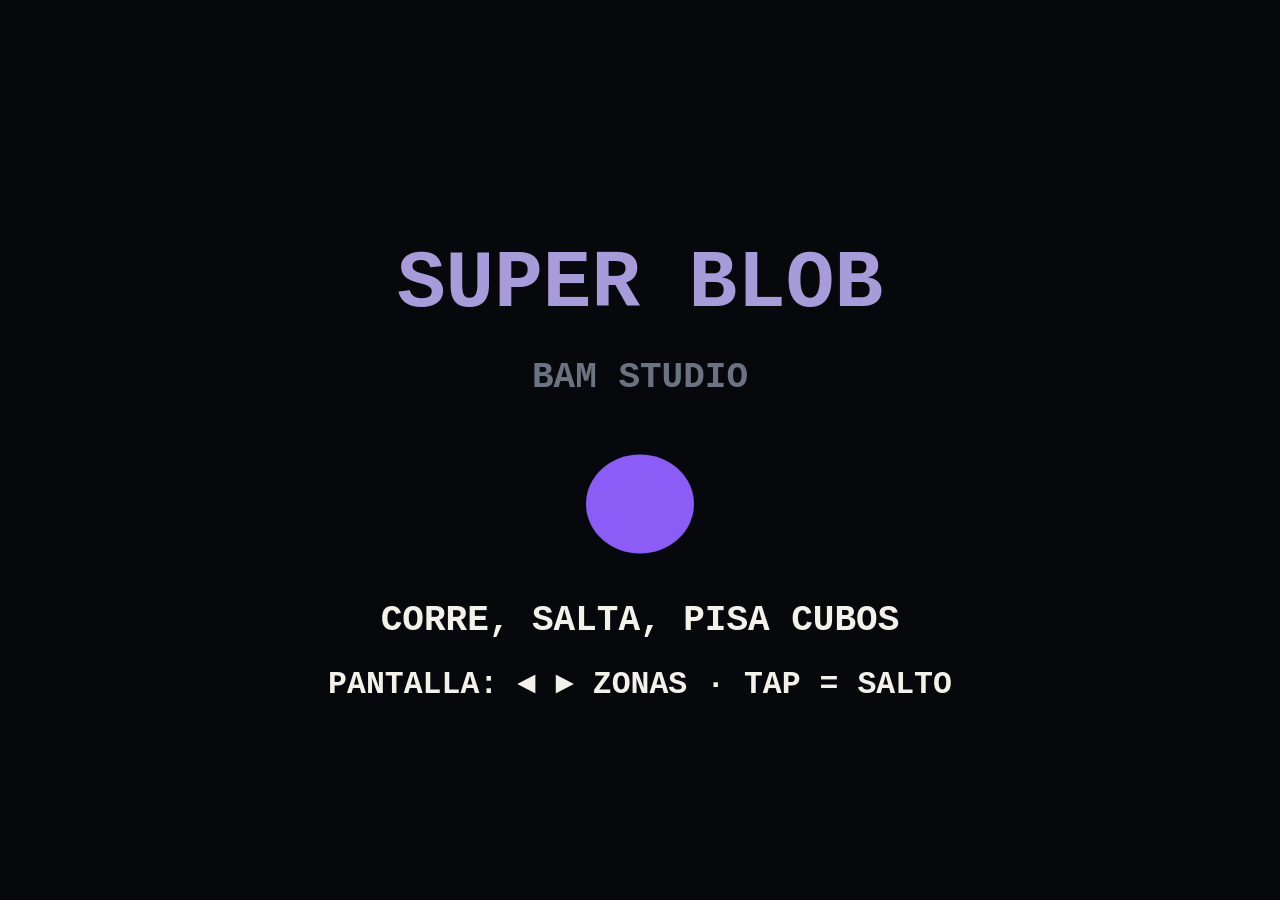
<file: bamboy/blob.html>
<!DOCTYPE html>
<html>
<head>
<meta charset="utf-8">
<meta name="viewport" content="width=device-width, initial-scale=1">
<title>SUPER BLOB · BAMboy</title>
<style>
  html,body{-webkit-user-select:none;user-select:none;-webkit-touch-callout:none;-webkit-tap-highlight-color:rgba(0,0,0,0);touch-action:manipulation}
  html,body{margin:0;padding:0;width:100%;height:100%;background:#07080C;overflow:hidden}
  body{display:flex;align-items:center;justify-content:center}
  canvas{display:block;touch-action:none}
</style>
</head>
<body>
<canvas id="c"></canvas>
<script>
(() => {
  const cv = document.getElementById('c');
  const cx = cv.getContext('2d');
  const C = {
    bg0: '#07080C', bg1: '#0D1024', ground: '#3a4152', groundTop: '#4a5266',
    plat: '#2A3BAF', blob: '#8b5cf6', blobHi: '#a78bfa',
    seed: '#4ade80', enemy: '#6B7280', enemyHi: '#9CA3AF',
    flagPole: '#9CA3AF', flag: '#8b5cf6',
    text: '#F4F1EA', dim: '#6B7280', accent: '#A89BD9', bad: '#F4643B',
  };
  const T = 16; // tile
  // nivel en ASCII: # suelo, = plataforma, o semilla, E enemigo, F bandera, P inicio
  const MAP = [
    "                                                                                                                        ",
    "                                                                                                                        ",
    "                                                                                                                        ",
    "                  ooo                                oo                                                                 ",
    "                  ===                         o     ====        ooo                                          F          ",
    "                                       o     ===                ===          oo            ooo               |          ",
    "            oo                        ===                 o                 ====          =====              |          ",
    "           ====        E                        E        ===       E                E                E       |          ",
    "                                ==                                                        o    o            |          ",
    "     P                         ====                =                  ==        =                             |          ",
    "                    o                       oo    ===       o       ====      ===     o   ==   o             |          ",
    "########   ####################   ######  #############   #####################   ##########################################",
    "########   ####################   ######  #############   #####################   ##########################################",
    "########   ####################   ######  #############   #####################   ##########################################",
  ];
  const ROWS = MAP.length, COLS = MAP[0].length;
  const solid = (r, c) => r >= 0 && r < ROWS && c >= 0 && c < COLS && (MAP[r][c] === '#' || MAP[r][c] === '=');

  let W = 400, H = 360, scale = 1;
  function resize() {
    const w = window.innerWidth || 400, h = window.innerHeight || 360;
    const s = Math.min(w / 10, h / 9);
    W = Math.floor(s * 10); H = Math.floor(s * 9);
    cv.width = W; cv.height = H;
    scale = H / (12 * T); // ~12 tiles visibles de alto
    draw();
  }

  // --- audio ---
  let actx = null;
  function tone(freq, dur, vol, type) {
    try {
      actx = actx || new (window.AudioContext || window.webkitAudioContext)();
      if (actx.state === 'suspended') actx.resume();
      const o = actx.createOscillator(), g = actx.createGain();
      o.type = type || 'square'; o.frequency.value = freq;
      g.gain.setValueAtTime(0.0001, actx.currentTime);
      g.gain.exponentialRampToValueAtTime(vol, actx.currentTime + 0.01);
      g.gain.exponentialRampToValueAtTime(0.0001, actx.currentTime + dur);
      o.connect(g); g.connect(actx.destination);
      o.start(); o.stop(actx.currentTime + dur + 0.05);
    } catch (e) {}
  }
  const sJump = () => { tone(392, .08, .07); tone(659.25, .12, .06); };
  const sSeed = () => tone(1318.5, .07, .07);
  const sStomp = () => tone(196, .09, .09);
  const sDie = () => { tone(220, .2, .1, 'sawtooth'); setTimeout(() => tone(110, .3, .1, 'sawtooth'), 150); };
  const sWin = () => [523.25, 659.25, 783.99, 1046.5, 1318.5].forEach((f, i) => setTimeout(() => tone(f, .12, .08), i * 110));

  // --- estado ---
  let state = 'title', pl, seeds, enemies, flag, score, lives, camX, best = 0, tPrev = 0;
  try { best = +localStorage.getItem('bamboy-blob-best') || 0; } catch (e) {}

  function levelObjects() {
    seeds = []; enemies = []; flag = null;
    for (let r = 0; r < ROWS; r++) for (let c = 0; c < COLS; c++) {
      const ch = MAP[r][c];
      if (ch === 'o') seeds.push({c, r, got: false});
      else if (ch === 'E') enemies.push({x: c * T, y: r * T, w: T * .9, h: T * .9, vx: -28, dead: false});
      else if (ch === 'F') flag = {c, r};
      else if (ch === 'P') pl = {x: c * T, y: r * T, w: T * .8, h: T * .95, vx: 0, vy: 0, onGround: false, face: 1};
    }
  }
  function startGame() {
    score = 0; lives = 3;
    respawn();
    state = 'play';
    tone(659.25, .07, .07); tone(1046.5, .1, .07);
  }
  function respawn() {
    levelObjects();
    camX = 0;
    held.left = held.right = false; jumpBuf = 0;
  }

  // --- física ---
  const GRAV = 620, RUN = 92, AIR = 78, JUMP = 235, MAXFALL = 320;
  const held = {left: false, right: false};
  let jumpBuf = 0, coyote = 0;

  function rectVsMap(e) {
    // resuelve colisión por ejes
    let c0 = Math.floor(e.x / T), c1 = Math.floor((e.x + e.w - 0.01) / T);
    let r0 = Math.floor(e.y / T), r1 = Math.floor((e.y + e.h - 0.01) / T);
    return {c0, c1, r0, r1};
  }
  function step(dt) {
    // control horizontal
    const acc = pl.onGround ? RUN : AIR;
    if (held.left) { pl.vx = -acc; pl.face = -1; }
    else if (held.right) { pl.vx = acc; pl.face = 1; }
    else pl.vx = 0;
    // salto con buffer y coyote
    coyote = pl.onGround ? .1 : Math.max(0, coyote - dt);
    jumpBuf = Math.max(0, jumpBuf - dt);
    if (jumpBuf > 0 && coyote > 0) { pl.vy = -JUMP; pl.onGround = false; coyote = 0; jumpBuf = 0; sJump(); }
    pl.vy = Math.min(MAXFALL, pl.vy + GRAV * dt);

    // mover X
    pl.x += pl.vx * dt;
    let b = rectVsMap(pl);
    if (pl.vx > 0) { for (let r = b.r0; r <= b.r1; r++) if (solid(r, b.c1)) { pl.x = b.c1 * T - pl.w - 0.01; break; } }
    if (pl.vx < 0) { for (let r = b.r0; r <= b.r1; r++) if (solid(r, b.c0)) { pl.x = (b.c0 + 1) * T + 0.01; break; } }
    if (pl.x < 0) pl.x = 0;

    // mover Y
    pl.y += pl.vy * dt;
    b = rectVsMap(pl);
    pl.onGround = false;
    if (pl.vy > 0) { for (let c = b.c0; c <= b.c1; c++) if (solid(b.r1, c)) { pl.y = b.r1 * T - pl.h - 0.01; pl.vy = 0; pl.onGround = true; break; } }
    if (pl.vy < 0) { for (let c = b.c0; c <= b.c1; c++) if (solid(b.r0, c)) { pl.y = (b.r0 + 1) * T + 0.01; pl.vy = 0; break; } }

    // caída al vacío
    if (pl.y > ROWS * T + T * 2) return hurt();

    // semillas
    for (const s of seeds) {
      if (s.got) continue;
      if (pl.x < (s.c + .8) * T && pl.x + pl.w > (s.c + .2) * T && pl.y < (s.r + .8) * T && pl.y + pl.h > (s.r + .2) * T) {
        s.got = true; score += 10; sSeed();
      }
    }
    // enemigos
    for (const en of enemies) {
      if (en.dead) continue;
      en.x += en.vx * dt;
      const eb = rectVsMap(en);
      // rebote contra pared o borde de plataforma
      const aheadC = en.vx < 0 ? eb.c0 : eb.c1;
      const footR = Math.floor((en.y + en.h + 1) / T);
      let wall = false;
      for (let r = eb.r0; r <= eb.r1; r++) if (solid(r, aheadC)) wall = true;
      if (wall || !solid(footR, aheadC)) en.vx *= -1;
      // gravedad simple (quedan pegados al suelo por construcción del nivel)
      // colisión con el jugador
      if (pl.x < en.x + en.w && pl.x + pl.w > en.x && pl.y < en.y + en.h && pl.y + pl.h > en.y) {
        if (pl.vy > 60 && pl.y + pl.h - en.y < en.h * .6) {
          en.dead = true; score += 25; pl.vy = -JUMP * .55; sStomp();
        } else return hurt();
      }
    }
    // bandera
    if (flag && pl.x + pl.w > flag.c * T + T * .3) return win();
    // cámara
    camX = Math.max(0, Math.min(COLS * T - W / scale, pl.x - (W / scale) * .38));
  }
  function hurt() {
    lives--; sDie();
    if (lives <= 0) { state = 'over'; saveBest(); } else { state = 'hit'; setTimeout(() => { if (state === 'hit') { respawn(); state = 'play'; } }, 900); }
  }
  function win() { state = 'win'; score += 100; saveBest(); sWin(); }
  function saveBest() { if (score > best) { best = score; try { localStorage.setItem('bamboy-blob-best', best); } catch (e) {} } }

  // --- render ---
  function text(str, x, y, size, color, align) {
    cx.fillStyle = color; cx.font = 'bold ' + size + 'px "Courier New",monospace';
    cx.textAlign = align || 'center'; cx.fillText(str, x, y);
  }
  function draw() {
    cx.fillStyle = C.bg0; cx.fillRect(0, 0, W, H);
    if (state === 'title') {
      text('SUPER BLOB', W / 2, H * .34, H * .09, C.accent);
      text('BAM STUDIO', W / 2, H * .43, H * .04, C.dim);
      // blob de portada
      cx.fillStyle = C.blob; cx.beginPath(); cx.ellipse(W / 2, H * .56, H * .06, H * .055, 0, 0, 7); cx.fill();
      text('CORRE, SALTA, PISA CUBOS', W / 2, H * .70, H * .04, C.text);
      text('PANTALLA: ◄ ► ZONAS · TAP = SALTO', W / 2, H * .77, H * .035, C.text);
      if (best) text('BEST ' + best, W / 2, H * .87, H * .04, C.dim);
      return;
    }
    cx.save();
    cx.scale(scale, scale);
    cx.translate(-camX, 0);
    const cA = Math.floor(camX / T), cB = Math.ceil((camX + W / scale) / T);
    // tiles
    for (let r = 0; r < ROWS; r++) for (let c = Math.max(0, cA); c <= Math.min(COLS - 1, cB); c++) {
      const ch = MAP[r][c];
      if (ch === '#') {
        cx.fillStyle = C.ground; cx.fillRect(c * T, r * T, T, T);
        if (!solid(r - 1, c)) { cx.fillStyle = C.groundTop; cx.fillRect(c * T, r * T, T, 3); }
      } else if (ch === '=') {
        cx.fillStyle = C.plat; cx.fillRect(c * T, r * T, T, T * .45);
      }
    }
    // semillas
    for (const s of seeds) {
      if (s.got) continue;
      cx.fillStyle = C.seed;
      cx.beginPath(); cx.arc((s.c + .5) * T, (s.r + .5) * T, T * .18, 0, 7); cx.fill();
    }
    // bandera
    if (flag) {
      cx.fillStyle = C.flagPole; cx.fillRect(flag.c * T + T * .45, (flag.r) * T, 2, T * 7);
      cx.fillStyle = C.flag; cx.beginPath();
      cx.moveTo(flag.c * T + T * .45 + 2, flag.r * T);
      cx.lineTo(flag.c * T + T * .45 + 2 + T * .9, flag.r * T + T * .3);
      cx.lineTo(flag.c * T + T * .45 + 2, flag.r * T + T * .6);
      cx.fill();
    }
    // enemigos
    for (const en of enemies) {
      if (en.dead) continue;
      cx.fillStyle = C.enemy; cx.fillRect(en.x, en.y, en.w, en.h);
      cx.fillStyle = C.enemyHi; cx.fillRect(en.x, en.y, en.w, 2.5);
      cx.fillStyle = C.bg0;
      cx.fillRect(en.x + en.w * .2, en.y + en.h * .3, 2.5, 2.5);
      cx.fillRect(en.x + en.w * .65, en.y + en.h * .3, 2.5, 2.5);
    }
    // blob
    if (state !== 'hit' || Math.floor(Date.now() / 90) % 2) {
      const squash = pl.onGround ? 1 : .88;
      cx.fillStyle = C.blob;
      cx.beginPath();
      cx.ellipse(pl.x + pl.w / 2, pl.y + pl.h * (1 - squash / 2), pl.w * .62, pl.h * .55 * squash, 0, 0, 7);
      cx.fill();
      cx.fillStyle = C.blobHi;
      cx.beginPath(); cx.ellipse(pl.x + pl.w / 2 - pl.w * .18, pl.y + pl.h * .3, pl.w * .14, pl.h * .12, -.5, 0, 7); cx.fill();
      cx.fillStyle = C.bg0;
      const ex = pl.x + pl.w / 2 + pl.face * pl.w * .18;
      cx.fillRect(ex - 1.2, pl.y + pl.h * .35, 2.4, 3.4);
    }
    cx.restore();
    // HUD
    text('SCORE ' + score, 10, H * .06, H * .035, C.dim, 'left');
    text('♥'.repeat(Math.max(0, lives)), W - 10, H * .06, H * .04, C.bad, 'right');
    if (state === 'over') {
      cx.fillStyle = 'rgba(7,8,12,.75)'; cx.fillRect(0, 0, W, H);
      text('GAME OVER', W / 2, H * .44, H * .08, C.bad);
      text('SCORE ' + score, W / 2, H * .54, H * .05, C.text);
      text('TECLA O TAP PARA REINICIAR', W / 2, H * .65, H * .035, C.dim);
    }
    if (state === 'win') {
      cx.fillStyle = 'rgba(7,8,12,.75)'; cx.fillRect(0, 0, W, H);
      text('¡NIVEL COMPLETADO!', W / 2, H * .44, H * .065, C.accent);
      text('SCORE ' + score + (score >= best && score ? ' · RECORD!' : ''), W / 2, H * .54, H * .05, C.text);
      text('TECLA O TAP PARA OTRA VUELTA', W / 2, H * .65, H * .035, C.dim);
    }
  }

  // --- loop ---
  function frame(t) {
    requestAnimationFrame(frame);
    const dt = Math.min(.033, (t - tPrev) / 1000 || 0); tPrev = t;
    if (state === 'play' || state === 'hit') { if (state === 'play') step(dt); draw(); }
  }
  requestAnimationFrame(frame);

  // --- input ---
  function press(action) {
    if (state === 'title' || state === 'over' || state === 'win') { startGame(); return true; }
    return false;
  }
  window.addEventListener('keydown', e => {
    const k = e.key.toLowerCase();
    if (['arrowleft','arrowright','arrowup',' ','a','d','w'].includes(k)) e.preventDefault();
    if (press()) return;
    if (k === 'arrowleft' || k === 'a') held.left = true;
    else if (k === 'arrowright' || k === 'd') held.right = true;
    else if (k === 'arrowup' || k === 'w' || k === ' ' || k === 'x') jumpBuf = .12;
  });
  window.addEventListener('keyup', e => {
    const k = e.key.toLowerCase();
    if (k === 'arrowleft' || k === 'a') held.left = false;
    if (k === 'arrowright' || k === 'd') held.right = false;
  });
  // táctil: mitad izquierda = zonas ◄ ►, mitad derecha = salto (mantener para correr)
  const touches = {};
  function zoneOf(e) {
    const r = cv.getBoundingClientRect();
    const x = (e.clientX - r.left) / r.width;
    return x < .25 ? 'left' : x < .5 ? 'right' : 'jump';
  }
  window.addEventListener('pointerdown', e => {
    if (press()) return;
    const z = zoneOf(e);
    touches[e.pointerId] = z;
    if (z === 'jump') jumpBuf = .12;
    else held[z] = true;
  });
  function endTouch(e) {
    const z = touches[e.pointerId];
    delete touches[e.pointerId];
    if (z === 'left' || z === 'right') {
      held[z] = Object.values(touches).includes(z);
    }
  }
  window.addEventListener('pointerup', endTouch);
  window.addEventListener('pointercancel', endTouch);
  // botones físicos de la consola BAMboy: ráfagas de carrera + salto
  const btnTimers = {};
  window.addEventListener('message', e => {
    const d = e.data;
    if (!d || d.bamboy !== 'btn') return;
    if (press()) return;
    if (d.btn === 'left' || d.btn === 'right') {
      held[d.btn] = true;
      const other = d.btn === 'left' ? 'right' : 'left';
      held[other] = false;
      clearTimeout(btnTimers[d.btn]);
      btnTimers[d.btn] = setTimeout(() => { held[d.btn] = false; }, 300);
    } else if (d.btn === 'a' || d.btn === 'up') jumpBuf = .12;
    else if (d.btn === 'b') { // B = correr+saltar (combo útil)
      jumpBuf = .12;
    }
  });

  window.addEventListener('resize', resize);
  try { window.focus(); } catch (e) {}
  levelObjects();
  resize();
})();
</script>
</body>
</html>
</file>
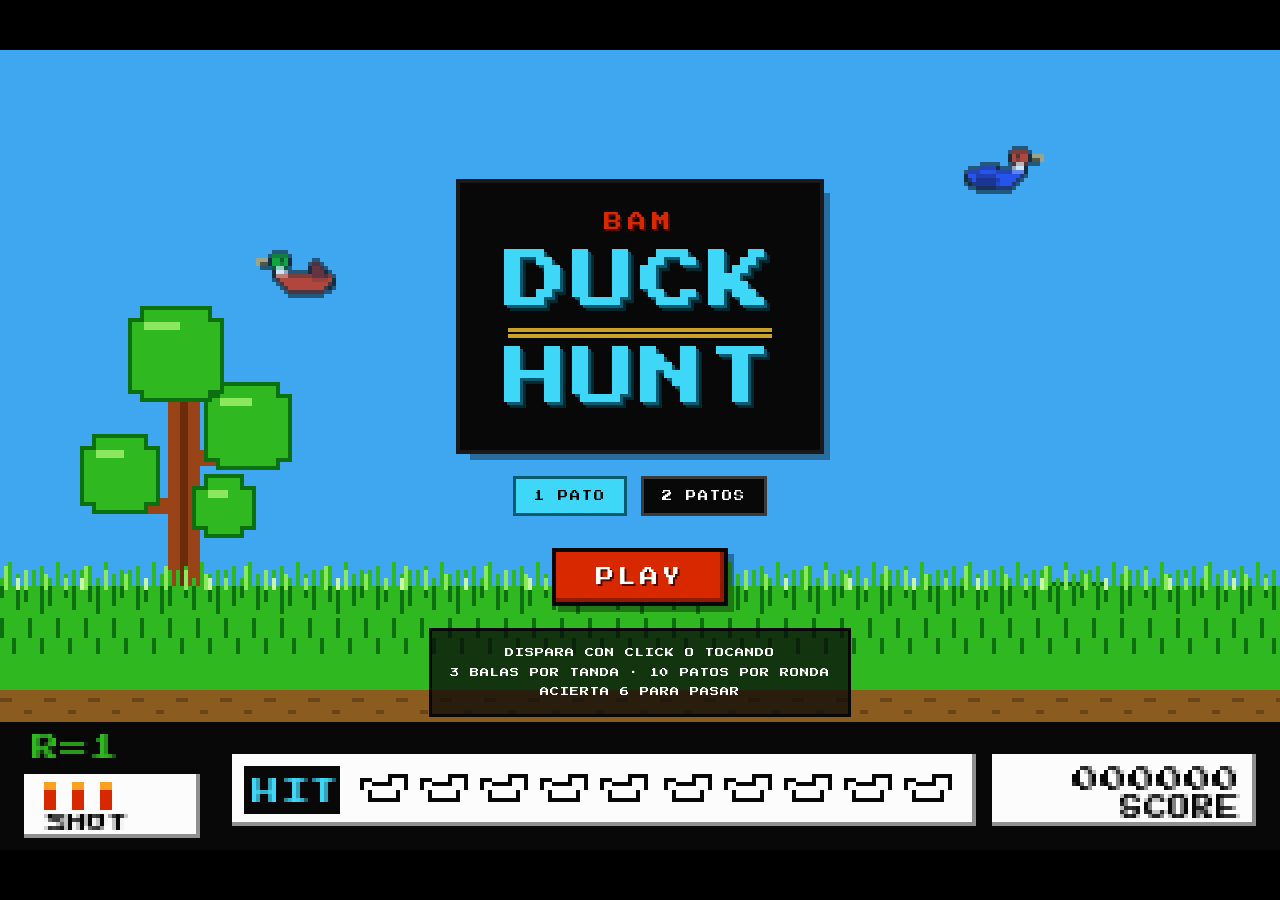
<file: bamboy/duckhunt.html>
<!DOCTYPE html>
<html>
<head>
  <meta charset="utf-8">
  <title>BAM DUCK HUNT</title>
  <style>
    * { margin: 0; padding: 0; box-sizing: border-box; }
    body { background: #3fa7f0; display: flex; align-items: center; justify-content: center; min-height: 100vh; font-family: -apple-system, BlinkMacSystemFont, sans-serif; }
    #__bundler_loading { position: fixed; bottom: 20px; right: 20px; font: 13px/1.4 -apple-system, BlinkMacSystemFont, sans-serif; color: #666; background: #fff; padding: 8px 14px; border-radius: 8px; box-shadow: 0 1px 4px rgba(0,0,0,0.12); z-index: 10000; }
    #__bundler_thumbnail { position: fixed; inset: 0; width: 100%; height: 100%; display: flex; align-items: center; justify-content: center; background: #3fa7f0; z-index: 9999; }
    #__bundler_thumbnail svg { width: 100%; height: 100%; object-fit: contain; }
    #__bundler_placeholder { color: #999; font-size: 14px; }
  </style>
  <noscript>
    <style>#__bundler_loading { display: none; }</style>
    <div style="position:fixed;bottom:12px;left:12px;font:13px/1.4 -apple-system,BlinkMacSystemFont,sans-serif;color:#999;background:rgba(255,255,255,0.9);padding:6px 12px;border-radius:6px;box-shadow:0 1px 4px rgba(0,0,0,0.08);z-index:10000;">
      This page requires JavaScript to display.
    </div>
  </noscript>
</head>
<body>
  <div id="__bundler_thumbnail">
  <svg viewBox="0 0 120 80" xmlns="http://www.w3.org/2000/svg">
    <rect width="120" height="80" fill="#3fa7f0"></rect>
    <rect y="58" width="120" height="14" fill="#30b820"></rect>
    <rect y="72" width="120" height="8" fill="#8a5c20"></rect>
    <g fill="#080808"><rect x="34" y="20" width="52" height="26"></rect></g>
    <g fill="#3fd7f7" font-family="monospace" font-weight="bold" font-size="10">
      <text x="60" y="32" text-anchor="middle">DUCK</text>
      <text x="60" y="43" text-anchor="middle">HUNT</text>
    </g>
    <g><rect x="18" y="12" width="10" height="5" fill="#2038ec"></rect><rect x="26" y="9" width="5" height="5" fill="#d82800"></rect></g>
  </svg>
</div>
  <div id="__bundler_loading">Unpacking...</div>

  <script>
    
document.addEventListener('DOMContentLoaded', async function() {
  const loading = document.getElementById('__bundler_loading');
  function setStatus(msg) { if (loading) loading.textContent = msg; }

  const FONT_MIME = /^(font[/]|application[/](x-)?font-|application[/]vnd\.ms-fontobject)/i;
  const MIME_TOKEN = /^[\w.+-]+[/][\w.+-]+$/;
  function toBase64(bytes) {
    let bin = '';
    for (let i = 0; i < bytes.length; i += 0x8000) {
      bin += String.fromCharCode.apply(null, bytes.subarray(i, i + 0x8000));
    }
    return btoa(bin);
  }

  // Error sink persists across replaceWith since it's on window, not the DOM.
  window.addEventListener('error', function(e) {
    // Failed resource loads (CSP-blocked links, scripts, images) fire plain
    // events at the element — warn only; real JS errors carry message/error.
    if (!e.message && !e.error && e.target && e.target !== window) {
      console.warn('[bundle] resource failed to load:',
        e.target.tagName, String(e.target.src || e.target.href || ''));
      return;
    }
    var p = document.body || document.documentElement;
    var d = document.getElementById('__bundler_err') || p.appendChild(document.createElement('div'));
    d.id = '__bundler_err';
    d.style.cssText = 'position:fixed;bottom:12px;left:12px;right:12px;font:12px/1.4 ui-monospace,monospace;background:#2a1215;color:#ff8a80;padding:10px 14px;border-radius:8px;border:1px solid #5c2b2e;z-index:99999;white-space:pre-wrap;max-height:40vh;overflow:auto';
    d.textContent = (d.textContent ? d.textContent + String.fromCharCode(10) : '') +
      '[bundle] ' + (e.message || e.type) +
      (e.filename ? ' (' + e.filename.slice(0, 60) + ':' + e.lineno + ')' : '');
  }, true);

  try {
    const manifestEl = document.querySelector('script[type="__bundler/manifest"]');
    const templateEl = document.querySelector('script[type="__bundler/template"]');
    if (!manifestEl || !templateEl) {
      setStatus('Error: missing bundle data');
      console.error('[bundler] Missing script tags — manifestEl:', !!manifestEl, 'templateEl:', !!templateEl);
      return;
    }

    const manifest = JSON.parse(manifestEl.textContent);
    let template = JSON.parse(templateEl.textContent);

    const uuids = Object.keys(manifest);
    setStatus('Unpacking ' + uuids.length + ' assets...');

    const blobUrls = {};
    const resourceBlobs = {};
    await Promise.all(uuids.map(async (uuid) => {
      const entry = manifest[uuid];
      try {
        const binaryStr = atob(entry.data);
        const bytes = new Uint8Array(binaryStr.length);
        for (let i = 0; i < binaryStr.length; i++) bytes[i] = binaryStr.charCodeAt(i);

        let finalBytes = bytes;
        if (entry.compressed) {
          if (typeof DecompressionStream !== 'undefined') {
            const ds = new DecompressionStream('gzip');
            const writer = ds.writable.getWriter();
            const reader = ds.readable.getReader();
            writer.write(bytes);
            writer.close();
            const chunks = [];
            let totalLen = 0;
            while (true) {
              const { done, value } = await reader.read();
              if (done) break;
              chunks.push(value);
              totalLen += value.length;
            }
            finalBytes = new Uint8Array(totalLen);
            let offset = 0;
            for (const chunk of chunks) { finalBytes.set(chunk, offset); offset += chunk.length; }
          } else {
            console.warn('DecompressionStream not available, asset ' + uuid + ' may not render');
          }
        }

        if (FONT_MIME.test(entry.mime) && MIME_TOKEN.test(entry.mime)) {
          // Strict artifact hosts allow font-src data: but not blob:.
          blobUrls[uuid] = 'data:' + entry.mime + ';base64,' +
            (entry.compressed ? toBase64(finalBytes) : entry.data);
        } else {
          const blob = new Blob([finalBytes], { type: entry.mime });
          blobUrls[uuid] = URL.createObjectURL(blob);
          resourceBlobs[blobUrls[uuid]] = blob;
        }
      } catch (err) {
        console.error('Failed to decode asset ' + uuid + ':', err);
        const blob = new Blob([], { type: entry.mime });
        blobUrls[uuid] = URL.createObjectURL(blob);
        resourceBlobs[blobUrls[uuid]] = blob;
      }
    }));

    const extResEl = document.querySelector('script[type="__bundler/ext_resources"]');
    const extResources = extResEl ? JSON.parse(extResEl.textContent) : [];
    const resourceMap = {};
    for (const entry of extResources) {
      if (blobUrls[entry.uuid]) resourceMap[entry.id] = blobUrls[entry.uuid];
    }

    // Artifact-host CSP (connect-src 'self') refuses fetch() of blob: URLs —
    // consumers read these Blobs directly. Survives the swap like the error sink.
    window.__resourceBlobs = resourceBlobs;

    setStatus('Rendering...');
    for (const uuid of uuids) template = template.split(uuid).join(blobUrls[uuid]);

    // Strip integrity + crossorigin — blob URLs from a file:// document inherit
    // a null origin, so crossorigin forces a CORS fetch that SRI then rejects.
    // The manifest bytes are ours; SRI protects against CDN compromise, not this.
    template = template.replace(/\s+integrity="[^"]*"/gi, '').replace(/\s+crossorigin="[^"]*"/gi, '');

    const resourceScript = '<script>window.__resources = ' +
      JSON.stringify(resourceMap).replace(/<\//g, '<\\/') +
      ';</' + 'script>';
    // Inject after <head> so the DOCTYPE stays first; prepending the script
    // would push the parser into quirks mode. DOMParser always emits a <head>
    // (synthesizing one if the source HTML omitted it) but may carry
    // attributes through, so match the full opening tag. slice() rather than
    // replace() keeps us clear of $-pattern substitution in resourceScript.
    const headOpen = template.match(/<head[^>]*>/i);
    if (headOpen) {
      const i = headOpen.index + headOpen[0].length;
      template = template.slice(0, i) + resourceScript + template.slice(i);
    }

    // Parse the template and swap the root element. Scripts inserted via
    // DOMParser/replaceWith are inert per spec — re-create each with
    // createElement so they execute, awaiting onload for src scripts to
    // preserve ordering (React before ReactDOM before Babel before text/babel).
    const doc = new DOMParser().parseFromString(template, 'text/html');
    document.documentElement.replaceWith(doc.documentElement);
    const dead = Array.from(document.scripts);
    for (const old of dead) {
      const s = document.createElement('script');
      for (const a of old.attributes) s.setAttribute(a.name, a.value);
      s.textContent = old.textContent;
      // text/babel scripts with a src: read and inline. transformScriptTags
      // does XHR against the src, but blob:null/ from a file:// origin is
      // silently dropped. Inlining makes it a plain inline babel script,
      // which transformScriptTags handles unconditionally.
      if ((s.type === 'text/babel' || s.type === 'text/jsx') && s.src) {
        const pre = resourceBlobs[s.src.split('#')[0]];
        s.textContent = pre ? await pre.text() : await (await fetch(s.src)).text();
        s.removeAttribute('src');
      }
      const p = s.src ? new Promise(function(r) { s.onload = s.onerror = r; }) : null;
      old.replaceWith(s);
      if (p) await p;
    }
    // Babel standalone auto-transforms type=text/babel on DOMContentLoaded,
    // which fired before we swapped the document. Trigger manually if present.
    if (window.Babel && typeof window.Babel.transformScriptTags === 'function') {
      window.Babel.transformScriptTags();
    }
  } catch (err) {
    setStatus('Error unpacking: ' + err.message);
    console.error('Bundle unpack error:', err);
  }
});

  </script>

  <script type="__bundler/manifest">
{"c8352af6-a08f-425e-a389-37ddca32113b":{"mime":"font/woff2","compressed":false,"data":"d09GMgABAAAAAAm4AAwAAAAAIowAAAlkAAEAAAAAAAAAAAAAAAAAAAAAAAAAAAAAHCgGYACCdBEICq90o0cLgTYAATYCJAOBOgQgBYRKB4cLG9MaM6PCxgEBtM5K8H9OTuRa91oOAFXBgqthy3Bxdysl6eKShop3ZGEFYbIyElExTXWQUwNuYuRiEnNgWNveD3s/+iuTxAP/9+7+1rCOd8JEywIaCzdYHySRLKCpgUdbH4XR+vlx+Y6cj/+ImYhL7EYTKzOc5kaVpZWEDZOTIGT2Wv0+WilBmW6QYvydelmP5399rdv0kfCQcOWxM60dhuGLha+8rrvRFKoQ41FUjU5DL158MTuHlY30SQfMT7byI51h2yZjZViBWPmui8eY188ieQTY4ShW/omOyQACt6tpSiVbm/4zSi9uhKXjTABqhPj29k9zOunf7f9tS+/e5JQuj5SM7JSKwkqjoZmg1lDCzFJoAAoKAMgQB3CY/f3SFw/oPREoRoxIu1RpdlwfXztFBBQo1c/GNn9UEnDnz5pqgAmQAvwBUskwQxFAYrVpgZb91miQQ3QS0joHJpJm2WgnBMMRqG7jJSTDtDzAGpB4hZqrcM56UG+vwMEsxUejX12H4FGBMmQiVahSs1Gz1u06cebKg1f/9SpBgbZ5U8xJBSo0GOH5miUbjpy6dOvZ1/EIcnjh/K+jTtlzFsZ/[base64]/adw2yvR3QMqJjaIaxVNA1DGJDgHeIK8ZahQaMPqCgkF9HPwjDuUNWccArPR+13J9cXFEWFi2E6DBVB2CF2eDIWJr854BIwaD7shSLzDYtUtnbqY2rvkzEDz3EBjEYJxxmDnboZYl7+B6PCQThDwMVvoCNTBSFo0nc6w0j6aX9Gt1VxaEmcRmfPQfVof4T9Zu1pH+/IF3Tf4ey2KExL4Jwc1y2+CI6YibGCnlUEo00hMGnSsO/M3QyXZQTv0FWcxHK3J/2kKWZAWZRYx8xIgXHp3NjJLuvgcfDo7DQxcUixpR6x4t0dE3sKKxWTe/nQI8jiZ2dhaf1Wi05HOEiKPHBDJYVQsREeFXR2KcvbRi9TngJLJp1HwYUmIowFz0z7pjOzDmLKHAERnXioVBY3rXrykLeE7qjOz6KzC7g9Q6lRGn3fo6ioQJjpZjF4EGS626j/0wfqR1sSRe/z3aQxRd/hQ92UJykhTEt5EOWBkiwFJs/VWUYeBTPi0Sb3pzHyoaZptO7W+DqYP/fN7CKsLDQUOsmXMFVDHPCLqXTaCEmyqR73cKGM549U04Sb0qIFMZ8VD4J2BUUnb3RnySctSr7hW1kQye/aDGUlIVhE1bOvjfzsECUSiUjMcuaya349eM5xovE8N9glF1g53xqr4s1UucmbjZBAJCaW7CLKj8D4S29H2YSIcBoKt7Ix4ooJpWUvqjOjOjjzO5/pzxJ2ysX4BKrbR6iYis8G9cGfKIVaX82cK31apxCm1gYRrlhFLe+75V2z84+x3chpA76HjhHNjFmrKj3n+a1kCAaoXCN0A2j8noBaef6FBvcFBphACBDldwNYEnT7id9OZ6+mi0IVx7F5inpoiMozTmtd44kcXAGfqsJL4V0ZMM339e/td3wbxxG9/phIBnNZDPcGm6IhXKeVGZ8ivzWuq97LhQZ0wN1T1XOc3QWbBIMDB5KhJthcOYkxhJOgZV0zT4795KmYSA8HF2sRUfMa+dijh6Qo1tHgnlCy9QPBWFp0mj+aeLSkRzTzBrDlWGdW+YHm+7jyFGO6dWRCMZ6/UC9jQXkAjk8WH0sHu/flGKofIG2jQvqRPb1fI3H8RYfxde/XLCZi0ltCFiKv+9h6D/FRlMbJovm2v7NECDRr4P0Ypr4nOqcozIIY9SChun2V20hFgU1nmtb9qTItJSqimZ4bk0QE23438q6NDb3Fv43g9cVvq/M4GOs9QG8aC4M+q1QNDwhSPetOV8/mXrX1rWIqd9UA19rmHNNZuY8HV5par4hk1EXixJFc9KbI6RucosMxUaURJnOSL8Uhzq/3cyoQRKTZM+qbhbKjpszvuy7SomVdMydjP4s7RJLQK0QM+JhRSreT2QRTFmVo7RFNy6SW7qTb+u9bWce7xsQO7wOPE3JUeFZrWxcBAT+LeXfIS6xhyRZQm83oZSuQO7RJ5hYR/6R2PzS9ft22LXP/XoRniqwXhbzoN4HoEifw//ZDS++k0xoiB009ZrvSo098oGdIBXbXKzUaqo9/[base64]/mSpXxiJFNaoW+YJF2fjrY0Yulm0bPq5po6CGtyqOJEdXIpmypB4sgITWmGIyRrzq3K5fqTimszlH/cfCtHQCxoCAYTFY2Hrjw1E++NRxc/0Xc+DhchushwoQyLqTSxjqfpFlelFXdtF0fhjhO87Ju+3Fe9/N+ACJMKON4QZRkRdV0w7Rsx/X6VyjngP8fLMQ2OpViWKoEDAIetDGpJopPueS6Acb4LmgBgNwQABtILYFAwIMxfuoLGAQ846eOQMAgKK7o3OAOf4amAml/Lh1ABUBCAdwFl21XeQQHwMJBQgHgQGCAQSGhYOFAwSGh4IBBwSGhAOJ+RJkY7q7fWIfKqiMSDAAAAA=="},"546dc9af-7fa0-42b6-b55a-5973826dce43":{"mime":"font/woff2","compressed":false,"data":"d09GMgABAAAAAApgAA0AAAAAJVwAAAoMAAEAAAAAAAAAAAAAAAAAAAAAAAAAAAAAGhQcKAZgAII4EQgKsiCkDQuBWAABNgIkA4MsBCAFhEoHiDcbjxwzo/aDcpqB4P+UwA0ZWA39X4korclorW17RNWOrQrtXDud6iganYILw9OwKXh18AiLtQcH6yihBrhpTfX9qb7kISMkmSWg9mO/J6g0PFSG0KAROtms0miUIJo9UpJ7oon9/8xcmtbec5SLXCZTSoVBXzrCFRD4CD3MxVrbe/UsYtqSwHQIjZhgDLgWmX3wVU0rUrISgLTGO+/31iu1Br7/7vv3hILfEgx++/gIo1necku6pDdIaFCK+DC/lnvkVobBm77bu480kYRDhty+BWRRUqMPrNmPAJWNZVrbxaIA1097pe+dtO4N/coNYGnUgJuQe7vS3n9NGuus8+jOpRfduXfWGoElreA/pqk0wxOYCQtEwaEwE91kXCOhBL5Uxjhty8wBZ48bl1UULchYAZWlMr3n3+lvTCCqCQh+ITwQlXakUH3RdBlYH5y3QCPIhKIA5HQLvxIS52MdQH/8iWEAjPmDEsGiMckge1eMwB901d8gvYaPDxYhvmFZp0QZcelthobxmLD5+FYMaEbUWHglhCOuecd3zBvM+/zbVaFMerewhRve8wPzLv+QvpbFe/[base64]/GmaVjhQIDqtnnSYZtRdJTs+6aOGbXmRDssHXJjZsXqMxmOZOJksTDyVdohoTNIHHBXAzMiddxEFdf4Rb1wAzXgyzN0OlpOe3QGAwqrsQ9IVX31yrcR/GK3+9ped040FKZYptkwPMSJbIqCuC9MNAzheXO+TDQkX+uB+pap073GIfoayEKsPywOYw5Vk6ZzDUOcuHWJ+9kJjYmFA4CfADYvqhkUSt/4s+givq/4ylAoRacbgvKlwz/[base64]/aoh5y3xuVhbdGJpTGIRXmcRLdRRStTsWQNEopE2UkpvSXNtdmfQDon3HQqxIVWoA4Esq4JVaDi1NthC/pz0zpA6MM6Iw57Gq5bsGxciaBmC2gZ/[base64]/jnDu2fRD/10IdQNuKg7nvVmP8BRurXtdnsGnuc025MDBQCMIASxw4Axdh0GgLncoxMIsjTCEXu7x/wrsemAdcVcEcB8ueRtLK76ofQ2iQ064pSjIHSdES9nPkOHBfCBR8YMlDPD0a233S/a5DW1sOqu1bOWYlzhK+D8HnihPMykFoLCI6f8dJccGPF3WmgmZFn3txoY0YGMsjgfuWg7eJzqS+eUfOOS1iPmWmncVuQI18XrApScYsi83psve7fGtnRHgMk9UZJPLvOdiK6RqdX6ldF1Vyf7f2VE252/BF5EZxB3SL0THEXNdfetMlWDdWx3jLdjcErWdZcYJWhljEFWH1d+COnKYxr5rgjsqmO5exrRwklcJWRl/rGKUEVfj8iFcahndNMQbsnRahJdmenc+vmilmLRGXFOJbIJWrS25s9sc0CxCYat7fm8YDA0zYYgdod83TGk04n4rDI7Ig/+0FaxLg0y0ENHNe5XKTXCnYUA/fCKrKpRCjyzZhGJjH80mqGMt8JULed7yYYHZY6pkcfG3EafSzjtPEoxJ14H0I7C22CrnMaG9isZseMrqeHISu0nBq3d902c2y42G7becbZTbTV+ojm5ykyYuYS+mRe6Flyu+OeJSdDSauLA9aan5MIHQcr6ppTwmsa/[base64]/3LwXpcndyJzzJ8l87cMAnwR/W+sBn31V7V5fM+DbI1R5oUb76Y++6ReukKBhOQ6Fl87c2D+728KA4f+Y+PnZ8+/B3/fxt8ZZmYzH+rq0oEXeoZvx5hDuLp17Oy0Oufwjmv/NtSzzzzNwrNvwWBGGFHsYHvqQ3w15X7hIbcFHFOAPXDxH+/k/z3e08+/[base64]/6fnPTsgoq7IcL4iSrKiabpiW7bieH4RRnKRZXpRV3bRdP4zTvKzbfpzX/QgICgmLiIqJS0hKScvIyskrKCopq6iqqWtoamnr6OrpGxgaGZuYmplb5P9oOQF/+UJvJsRAwKEAkqKDhjYaYB5wHy7M0VRwwx6NhWGYnX8u/DkjBgJm2eHLWR0YBDgky+MysNCxS0Bn+awDl/N3AYeAhGGZ/ruQRw0SiYGAQwFLigYKFmKIgftwkL4WuL5h2HCGCDv/XPhzRQwEzLLDV91iDwYBDsnyuAwsdOwSo7N81oHL+buAQ0DCsEz/HfcloJH6/oNGA/l5ezlP/ok5AA=="},"d2e3f9b3-e4c4-47e7-9d12-03485e1b7a90":{"mime":"font/woff2","compressed":false,"data":"d09GMgABAAAAAAloAAwAAAAAHNgAAAkUAAEAAAAAAAAAAAAAAAAAAAAAAAAAAAAAHCgGYACBSBEICqcQnRoLgSYAATYCJAOBKgQgBYRKB4YIG2cWMwPCxgEQ1P4zxf8puTEGfKDZTYYRi3JjB8YmJ5SBm0PVM9Qn+G6o5MXoemIL2+tseaz+FVvnWnyOSiL6/eC/b7//3KerLkx194O/7gChBuAA0wuQGhUVy0JGqCw/Kioq8qm4RA1M6lpqb76bCCIe/nOlmr7ZtHNME+PE7Zh4kGfDAQ4H9jiUSCM96YH5pJFGctPOAg8xkYj6qay9H+2ijVpiG+3PAQEAgtldK/oWAAT+oFbyA/j3/2t97YHtAqfMuUJU5ywNIBLWkP2kEfB/U5XeWd3MRg7Uy5sEpqghuIRY/9/w3eU8oixFWVvNe3XcNSxn2d0blxXQMTagpQV0AUp77Zf+AFaSG0ORbBAJrOtWidOv1793XD8RAcEWAeTJ0yc3wPbhVAYmABzgAQBuc/1QA+n2GMAF54l6ikz8CdBgtv3OD57Yqz74BdgdmwPYXB+tA34CpH+Bg9ehgASycUChJM0f0RoWFK4Pr6zzncK+tNtiudnC2+0O0lgQ/f7bUgVntTkeoAd3cjvjbmcFxOp70ADisvsCwCpA/GpbAK665HTKxc3Dx68rIOjQkWNtezr69vUcINADxgBcB4DfwY9o1wDaeRZnEzWKURcmTEISIw8R6qSRbPJTc4VwiKRurJNpZMpaeaUlW2tJqNlGOomK8hT33odNyyZ9cW+LVkXPlTXD4E2p9+Hr+oknWLZu0q9Gne/lLVjwdRLcTHxGpd2HJelVfT8EsWyN8/[base64]/P0llZ20JJiI9Ly+IkAxQwkNt8ailHj6LGBm3Gxkpa6cCQAqbvyhlZuXmmtTf+9xTvolObwZ5hoFMUBk1oZuZmFHXiZP5mrK94S/PxNvoXJFGP3MeRadPzymKBiqTQK8xMyqbw2qVpjqy+oLcvnXyZ+Lf54NwZywA+0oV8uWExaDW5W9xTrqKmhoqNNrUSNQW1uBMBDBIG1o9F4MK2/y44kytapCgc+Paxmz+0z3dML/pnGH6+GKw+saDfvQuKer5MGTnBlCznWIbDrUMQAo4aLLJ71IPx3ueZhw56pFC1pI/Tj60Is6dKaQOI6nOGaPUgDVMiwnjqTjz5rknIkW2eBiE6Ehijh/USC/BlidEyIo/Z3J1C6Sa7IIVdtBvepVArMJdZ6H8JAYkqG1XQfknlgEC1bMWjHTWE3mInVWlfnZTVyMj5VIkRVp1y6LPLJUEA9WjYO1os09ESTWzZ53oE7TOuOWx9labv1WxTSOFMs8G9Yl5bFH6eWqe5T6uzNP2Bb57Zj4DPJl4vpPN/qE2KhUVb5MtypQEhWUKtOt4qCEg43SwY/6KR+9UKzwpKDVledo0GQIZSRGD1eY9mqlRWmZw+5peh70bDaX7Uu3MCEKwIXpIykt81DI5rVIYZ2Q6WIZ3qhSMnj7lzGyW3JblA0Khu5W35wqVoE4LeHeEizVZwqBN0xGCuaaWdmTsU6hVuYbLAR1Kz79ZxklIOToj3tJdjjmSHSkP2G8x2Sq3xg74FhufUGmTy1na/A7QC7QOuAh/5l+NesGtqitAJnACVc8xVwVfz7/svLPjtNn3t3y7no9v0DYxwHc+iU+ck5TjXvtPF/Iqk7KraMQQhtwV7pWbaLQrQf9dHtGgG+Kc0XStuYgEokTO9nAr15XlHbgB8nIMYokPG+CRr0Rh5kupThkKvUVENaZStl7t47PUnt29Tjr9AS+xjN37NUM6T3Zjk9mdbUFJMSfDqHfCEf3VN7Q/w9VEeT0OfPfoVckPCSxHksQ5yBsS3OZyVgjZIybshCcbyDlnr0rCtudIJ4Z4QltY/H1Qa6xW8UHjbInxrZ17SviEfHUa1CICmwHOg1BLzIzlfAwpXRg804xiNWhZL1CdLvGD4o65Ik9djQMVGfFR4Qko8exXnevIafzCqO7iG1HfJOXadrQEA/EsWEkXsmdEkbFv9rIJ3jJGoKFzQbMmL9KMTFZ7xjkNGfEa1FdlygJg1WsDtrkO8WYSyProtm3Tld5PMo6vLXz++pv5kPjtIgASLbbjtLmjn/SYu3+Rr9vcebEAg52nfTcf/I8QEPFX0PW/2Hl+pX8LoXY7EgwLvonPhKCHKG4gGfkCA9pzIl8oCQi9ctj54lSSqRx9zD+Q8+87BHBdiYFN1EgYeV/V8xIK+SLgbyI8TWKVv6bEiH+ajMN+mpxd5k0NK7w0tWyTU6N2DvCKaecqKpKlEwNjnFJTlUyYKNFRGFJsUOm5PScufAqJ0olrU1AEUxkoiLvSEWtGFOpOmXGi+2Eyl6yEVFd5qnVJ49JbcVXG/m6quh5d6asiifuWn728C1OsWBhifYFBStoOXG78FC03DQ8px3jI4BS0zYT5YhHigpCBp3xopWXNDUWqpMG931RYjMsCF8v5MBMu1VxFQy57CjJEZyAJ2Yl79IQHidnug3XAf/I6oETC2K9qaIPlatSqU69FCmUVVY001oSiGZbjBVGSFVXTDdOyHdfzgzCKk5RTJlcoVeozNVqd3mA0mS1Wm93h1NbR1dO3Z9+BQ0eOndz/DMMw32ep6e8ffWdmP5IE1bPHpbJTi3//hBOxTD89UKT6DxVvxg3ow+/tQ4+jKFB1EulzCMnTJc+WfKj6/Mvsj5LJi1JXg5nrshKkbjJT345YQl0MR3Wt7EUve1p4TToU2elxCE8MebFPaQS+V9oDD+JZWB8m5iKrg3sQ+ygMunrIoT9XxpqF8PoMnHLiM8Ea5gv/HjVqE2uKnGmCcwRHZKU/5H5Iecll1RhVgRorBk88NfNPnU7Xz6hCB0TpYjDaPi1Hq5Yruc7axx6qnRG1ZinC6h1XEYeFCW424jN0kOt2aD1iJIaGi/zfdhaQiDjoN58zkbpKJrjeWCYAAAA="},"778460cc-a883-456a-a695-3873dc3fa6a9":{"mime":"font/woff2","compressed":false,"data":"d09GMgABAAAAAA54AA0AAAAANrQAAA4kAAEAAAAAAAAAAAAAAAAAAAAAAAAAAAAAGhYcKAZgAINeEQgKz0i7JAuCJAABNgIkA4Q6BCAFhEoHil0bgipVRoaNAwDU3YPg/2/JyRG1vMrgrwiCY25BqlKK6+q6opTtgYhL6ZMSbdqimsBMCEI0b5BLXF5ZMP4f3sFp0YaJN0SvojHRD/d78MaasWnz1cz24Pld8Pz//uj3eRg5AUyTICShm19YHYoUEvHmTtpmHskjXhNSKi4TbuEJYuHy+cfXLnOv09RxKmPANQgOPoBOweb+UNEaom0P0qGoEuAOZOL0/tcYVk+i46Iiomaq6gzzftBd9zsl69rhG3VjjCvEQAok+O9b8qtQyO9AhihciMpy/Jgp08/UFQbJ8RiLFCHtTpsu029D3vFM9xq6u/3RbXhl5lP7cSuVv6b20pUt/dTOeudyOmwsNITY+3b1stLKmi+55Kwrva3OmZN9Nxnbl45KhZfAsN9ROmyNdoArgGHoAPwhLJAEUJD9/fL7g87gbM6tpRgiUkSMNHKjb1n/[base64]/wGkug9cYGF4TUI0L3WGabwjP33UCjEhDpOo4m/2Vfk0rYr8xvNoXmHtoc6IFHcnAa87HaLtouZBxD1Ah7LyjidBwecXc4nPgGLCTSrQo4xoQEHLS6eqQNZwOxdaUN2eLuUSaPymBL9rsZzUQwBHKVjzaCg/z9JcTwxeW3SHH0ZwwwPbDqLyzOlauyzsKaWJOiE9J7VmyI10UC0ImE4maHPgEHaFDFlGvYlrCe/GukFsUZgSJ0Q5B7C5BZ5INCLwdO0mOrSJfVUHEaKR9n1MfhVuP6oVtwBbrZEGez9+UO46Rni2FtW3N2yCQNW4LiUJ30cCyRQZGFE3ouZ9tw34nAy12JzLfjmhbH8+2ze4tW5Dkmh2+ecLR/GElqCA0xVIcZMTpEY5B/4u5KtTilfRuXuztyoIi2eFldnwj4IUZwCmroSDRxBmAYoGE6CwWWJ2BgMwVOxikB0wQ246kSr1kU9DcPlT6GwjVEmEkMrabgo4XE8IH2FY0bOcRsiV/jJ1VRWHfhQBBlDdDnHhNVny2CKeSEpvD4CzYGiIb6UVOu9K4iUlkK9O8wkNh8ZmPEQhKexyV90AsWOpWaVSeYcCb90AtKydwteu8vFcapwNTZ55hQkUrHwmEcrBuoD4SxxBHO7powUGs3rGOAiGFHIYJhIzpgGHzKB9n4MTlRyWMV/6splsvmCyCEin8yyb3fKgEpMX/anV0s7O2aGy1cmpNW+1RTi2pGZoqKmu0cxNyb7mqVqC0NMXhVEK/k2yZ27rFRTSv+dsxRe7vLGx77EIOOfUU57iYSVWuyjk5SYDBZYUl5XeW1KNVLQh6gSwhNrYBIyczmrCl2Pv8Zr8CEKbcE88PctOqGVvw8U7rmolYdpCBNKoJAlKhFwDoFdFS0KFWDiq671We0FkUTopzzAkkNqLCdkKlwmVbXOemxFbAhxn4BAvwhWEgTtVLIbeDD/HiOf2QFYDsYKwSu+MKhiXaVpFJer8od4DBTvNxoH2oOlwTcwIvwUK3ShCnGLHXswvC4pv/6dbSJsssRgo4Ba2LHArP/[base64]/QjLBQaF2nXrx9y0xPmO2XjNtAyk0Lu3P1aTM5yCh2Hxwot7DTvgwL/YUtSkjHVaLdKA7kQYM36Stz2Jz8DuqWh8D948MnLMYw2pERYQN5sCzgJqyarXMjcHUdy+/UByXb3kDj2mA/F81yYXsas1y2epAVRh4pknYA+MAcy65mbMxK6HgGX3Ed6IxiduhPXHOeEOd7sPzLgeEZquIP2Qt7zJj3JeG1UC1FlCEpqqmsy/apM0TXKkUYwiduML7DuvPCDcckW1Pd/[base64]/X0qfObwCUzm6jg+KsVgtALywImLFlCLdRzIDvyoja1lPBuvH9sID2Fh8sC4BZbIV1v0gGC9rosnkOb27FR3hOw/qV0NCe1Wf3K3AxxfrT0KwaeFbmJ5nTGMx8aRyBgx3r/cXktfndIoxGZhNozfFqQKUizBLcZNqTN3U7yH5UUzOuRiKdyAxdpPb1ebdzSaisFj9SAgiCK6wUxRnK/tyYOsyEdC0Ylm7p/1rff5bi3xHMMmF8emF/MYTSXzGmK0a1IWD9iod2SAdlyn1OIkIC53lMj0nQPBSMnbyFWWV/5yTvqY74gWGAI+/[base64]/oHkCdXofbdsJzugxa1dL4HLcTYHf7G/Tb5XHJ3usHhVc+kezxAgkLPoKMZW2wT1OMTioxmWY50LwgtwMhTGOcVtXNO/TRyajv1007pp5tL1+TU543Ltv05H0+0cq2HdVEHiWz2HpHB/mvthlMIMNI/Lgs0hZ7/6D80EMHflaEgPBYx0XvGdcFBIxpqWA4HxPtphvbBZcopouzHyeG6WsvW+Ooplr4Y1Uzp6KjVlOLx2j6xS3Fn2pasvpS9xyBdgAYaUTHJ0m0dXrL4XWJsHTcnCh9Xh8Evyx58uOkHXf+AgDvP0M3x4+un//f+/whC12qL5k3t1EijwEZuqTdiGSRB7t3hnVIuZvPjPWH8Xs/9zmLbqE3K8VklKssuza0irNdYn/[base64]/BSqmzgxZAcjYibjloOxe06gPTUvRkhjkymUNuhMuSrpTGG/LB2atv3dF0eGm4eVe2V7LOthmho6NsZppWVErbjcv965//bT7/RXgwWhyf0l0giU6g0OoPZK24Wm8Pl8QVCkbg3/ZNIZXKFEgBVao22w65659pgNLUAkc9ihfrtDgDsjxtG0BgsDk8gksgUKo3O6LUoi83h8vgCoUjc2/77pTK5QqlSa7Q6vcHYe22zpa26NrujKdzl9nh9SPzUSzwP2fJ6IcgZUYkIJiwx2hHBUqUd0jSjv5qG9U8A6jehknIU/ROIHRAXGJ25T3/owhySEOkGRosm4p4XSVCDmJiChfnrVLCuaGJ8d9OxOWZmdsKwhuMht0iD07n0+O5nvVUmZj64WXgcipnq4gSK6dVaRJd2nVhSnC7rslmeoiVzFSrRx1mVVulU+2VKu4UVLiqp5KAeQtcr9OcnjRqzsbypOjPHDJo+hxGvuX5yBk/Kek6q5Vpr1S1fb/05y/QUtmKTU2P2bAH0v9SY/DLJbOOMTM9qzUVRTYVeymo/9cpUGZVRmZuUxtQkWlMbwO7TiKbrxU4Znd6Ze/MQWIY/U8n/xwiaJTjSr48VY2kToz7rc8qsVfqSuhiLvut7yq4fpsPW/0nOkqw7C5xynntRV+plXMaVvPTL/Jg//T/hh1ilkxOY5Ez/Trsa49GH3PmmNv7pjc2O1baLtkvGjKiFYXLXbZ52j8ZlnwA="},"c267b58e-4898-42a6-9923-8ee047d21311":{"mime":"font/woff2","compressed":false,"data":"d09GMgABAAAAABJgAA0AAAAASFgAABILAAEAAAAAAAAAAAAAAAAAAAAAAAAAAAAAGhYcgzwGYACEbBEICvB00n4Lg0QAATYCJAOGdAQgBYRKB4ReG7k2IxE1HRM1iOA/[base64]/7FmaFSTNZmPJ92eQtKF2y1Rr6/y1N6Yx01bXAVlgCUKk8KMZpgFl/5u/37Gi0sVYrvVtZ7nK74tp2Vme/ldxrAoNKh86llIYaDKq0FUKDyIWF4gAe22ycgtZjjJuJs/Vp39+v74B3YB+yQ62hxBJjrLUTa+Sy99Pd99cEAbEAQLyFMgwBkam6oK3xU+ciNfPcvhE6mZDmqLkWqDD0n1OuQAhC9KYOn4NBoU/niabLNmzGoo/+xw1ug9G9ztasWoJO56Zl61ETp6VJm7R+cvD8ZkwUIyroOEAERD5UKipJnfOhLrSmENhSWc6QqDOfQyh0tj+jiuXZ/8PnSYaaAyFm4rtroNK5XussnBuyoeJ5zoC6dKczmSccloW4oypBxUAoF5sxFQLcirAInR1MZjcgX4k1EysGSJ2M5k6neut6/27mwJd9UgEBelYHgCn+hjJAKlssT6Nb+z7hmPbscWyAorp5AYB5SJwFuA5AnyFHrMaflApHNJ7x+9UCg5cKiFNPUZr/iKRY64ru6S29YxCbarNtvi2yZbbLjsVGDlfh+VP9sQ79ByCOJUFJRyTFKnpWsDWbaXOvr/N7If+vgBkAhrjBYK4NDee34PsV+L4WIZYBuvuPvincl783AAKgATDVFSAXRr6c3JrN/3HGVa0aLTpwRps+/SqsqTWkSYca7bZt2tLsNLxYcRIkYXPIYUecwAHDhRsvUeIkSJIiTYEiJcpU9ajU66pOd6nRo8+QMQuWrFhz5MSZKzceAgQJFiJMuBix4sRL0uWybrvmNJi3bMGKK86547xUI/YMu+CeS3YUKXbTvrOq3FIozagypcq1IHN5Ir5QjHhpmDBjwe6oY45jwEMQH37CBKwTIk+GLDkqxITSok6DDk3adBkwZ8KUGQe27Ngz4s6HJy9+vG3wFS1CpCgJAiUS4W/QgElTJiDk/98A4AcAuQPyAZJ2ACkvAB6oAIABACppDAYfuDIBBwdtvWyhIRj9eiPiRtE2zhO4kUR6xplwhByIGdHEfl2lnhqraTbpW3ibCwPlFbCkAFDqFEs+ouId4rDYFIx3Rgp1JviWVtp0gLoZoOHhudAa3lXMO58l1rNuCTB3bALXXGnb/nuVbib5zIAjGHU0I+vqIX3dp0pfZIhBAJldd9NXY27Td77KTu2odNh1bNd/MmxWU60SgwDYrbYVsG5SAHPc3OnXRDqZZx5AN4/b+QP23IQU1ololz89jHe+3vpcMkt0lwM/[base64]/tZdr1688A6jRiAAYkX2jYaGI2yEUED4agQ4JpDdlCU2KgqlAuYHCKlez0mlj0QvcpGO1NK3dCvyfsXpVCbst9GllNVsQ/[base64]/[base64]/ERsIt1qdKQoYJHWYU6i20IBgh6JxJBmjvp7VLIwpFuZVnPEYIUCAskhO76ejxt9JGFxxlGRPKmMLhhBMW5gFMreRedqpVDNopuVpA5k2WxxghipqIfCBeIQRbeLoJs/OepnCw3rhRJpLwo3B29Qq6EQM9waX0tDbZe40xbbQ8/Qa5GCtQc+yGI3ByXFWSYyj81HTC3W1zqV4c3rHdDDtnUb32qt2mopLZvM3ZEnvGTljav/AAf3pR20pETliLUD5zAcEqZRuQ9zKv2DmWBzQez4zdVKH+VrRaAdiE1/2ETrXlpfGErt8QoFgzpPFunNUSa4VWFHgoo0idkyGesoICEQZhHswBR91la3rV3gEjWmUsVVpknJ6pmHX/KmF43M4y/mWPbQU4884NT8oSZ5LwGogx9eW6Gg7lmG/eALtL62Cp9ZUfqamgDfQ7nZ8bGexsAjpAPQHi/0A1pEaFHLboEV7d7dlF4Wbk7rt4KwRSduRJ4z0D893esysc4j7AYVAWuIKyXUddVmqQXZGi4jTAKLOSCwevool+taG4JeINVM5C9/6RKRoAwBZkHGFI/KetWPFCwGXCty3kllWldUY5t/MES0hG3Ha/tc6iFbK775b3PmP/6oxozEvPtWJK7CZJoPNvFwsXLq6RSsjK/OMOpSWGfdXTUUFhBOgAJILasEIC5mwLtlTPxoSoULOiJOa+8v6Dv5BrFchoD8fhVln2F87NH/B/mdN+WJ4DnP9UwOEZPJK3/7wNukPDMoq25+jO5DwuuANDPcW1YujJBA9wCSgw/8hen1aZwisQxxavv9nRFeeQ92LxUGPVGqmTPyNfIsbV5bpsOY5Zn7Cg7jmCvvKM055v3uQzHXQLfeJrTPa109NFJ030JNeFlVetcMGlNOVKhvhUzlCtCsKDcCRJFpo5FhHNpN3SVrrjbYoI4HLifJ0rYu4Qb3LM/gr95bjW2mvJxLSMwkrwkCVPbopYjpdwP9xOkFMwa5FkCOe25XVib8XSGvVIU5K1FfIlZ6K1l9nWjBqt8PSMTirPC+1WzipXQWgAeIBGev81ZJnSRzIe9URfVr8idW4VjoLi+ZiXaEr/9mAzAS/Epx1d5AgoU39Q0OqJTKc64NLg31Kbw++PLxlBz11UYvg93MTzlOTfCrms73QWn0HAWZlactcaDAjplYhAX1YEZdo8rBS/[base64]/kfJxMN61HC6Xr3REx7WKz1hnFoxwCTW0XLpk0fPXYC1ErjyY/nY9l+Uvt5rkq6dNytY3UsitNePuss4/wnPo8xLKo75akhjLhUPAjjblOpnjfObJI5bvxrdCKY6sI/XycSypfTlSJWcI2PPdg3Xn7OwgjEJh4Y1AejzXCCNtAGaV4nk8eI9z9dXXZARXv7WVklkuvtdphJvRTe0U/xAawWvJyG+RLhGZ0ZFQvz4wgiRfMWkEFuhqeQSccJ5XPBW6YYaQv3qURhivQHhS7J91v2gf+6vPLp79wn47pD1rAckkBiNknOOtbOcYZNonH8SE14tzCdXq2skwcM4mu+UmA+hdubYq/yYFyppJZRX+l5LYV9teDdwZwji+o8AlhWkZsGcQ4YCKMIcGUs6tn8b3Vqj7pi7T67hgd/hShh7hbiYPL0FbuZrb3NaOSleDv2iNecJ0otEvBme7gEwrPYXLSXB37EQEt6DzeEeMkZzjZDR/roZl7PmFX4Hq4fu+9foRncGLo0G1y/iKBLOV/JVrvYj7o1K4r7I4mcsGHwlcXdB0BecrCv2L0r70MMFtGq82yPHwR3CGswxYG/cFaU3rrO4wfB8PP/weaL4HI+jpG83mzQTuLUxB9R14tT8IYJdK/XpC9//[base64]/7O6FU68x7ya9w7jfpykm+RvKierpLT/0+5NErUBjlaKu4vcpfux/sh5u+RCfDvt6mtKBeg497nU+xiWEy5rM8Pc99z+Oz7DlPj1MF8j3UgBCcwwsdV3p6jz34Vzb4NQN0uU0xWnpZabXKxZU0dAgauXK2RlmbNGfke9MM7qZ/jC2LKtrTNm6XcnkalivUfIprI24lDRtCxMz0vEURAh4IJlZM7rf4weA+qG0a0cn/xAGWxegACD3pvs54un8q/L9AHwuoH993c8rOp/+yvqRXiCTxEKYPDmtAJAZ43UB2QlyP7rXi+xmH7AtffY69Cf+A8Ul8e/Ac4U/SEfNxVPdx9g09ixNkUj8M3RGN/[base64]/9Yo0+bIii5lKTbYe/4NtYWLkJiHir+AsHxToANjUzDfXhMhasNwQXx57zs0xUIH5BEi+xbgLZyPRBqSssN9lYID0FcMQSIw8QKjZUZ0dDZVnHb6wOjtgKPTjKdQaQfO1Ruu9aCDodm85ujr8QNIgTJKnLTPyyhvYyrw4uOD30sCfB045TRBQoSJOOOsc84TJUY8uIwpP3/tCy7yd1mlcROkvX0/4bnkKbjiqgDX3rrYUcVrqnQEvk+hgrwzVAfdVDfU94qBiPy9k0iGjBgzcV2MOPFi32komwf/hoZK8C8nUbIUSTqlmmTtHRu27BSy5yBNhkzp73G8PxdvLHG1YVOrNsxYsL4rIt+z+O8NQTzx6fWFr3yD1gjb8rGjdw/ebURJuHQhiORjosWNBzUaqMV6ZgpDyNwxZM26XTNmzZm3EwrHrSIl4oS6UBPvJwswnDhU89QTGoLESTzFKE7LU6xIiWzuXtAMvSQKI6XuuaGMtlvuuln9r0HXdUyWb9ruhCy7+LEb1zRIjFb0m6WapAeP0slL4P+AdTi6pEmqsbXJbM/BtTy3bt20a8fmEN5Rqw//PeH1K/5x23Oq8rId2wcRFUqN1gYA"}}
  </script>

  <script type="__bundler/ext_resources">
[]
  </script>

  <script type="__bundler/template">
"<!DOCTYPE html>\n<html lang=\"es\"><head>\n<meta charset=\"UTF-8\">\n<meta name=\"viewport\" content=\"width=device-width, initial-scale=1.0, maximum-scale=1.0, user-scalable=no\">\n<title>BAM DUCK HUNT<\u002Ftitle>\n\n<link rel=\"preconnect\" href=\"https://fonts.googleapis.com\">\n<style>/* cyrillic-ext */\n@font-face {\n  font-family: 'Press Start 2P';\n  font-style: normal;\n  font-weight: 400;\n  font-display: swap;\n  src: url(\"c8352af6-a08f-425e-a389-37ddca32113b\") format('woff2');\n  unicode-range: U+0460-052F, U+1C80-1C8A, U+20B4, U+2DE0-2DFF, U+A640-A69F, U+FE2E-FE2F;\n}\n/* cyrillic */\n@font-face {\n  font-family: 'Press Start 2P';\n  font-style: normal;\n  font-weight: 400;\n  font-display: swap;\n  src: url(\"546dc9af-7fa0-42b6-b55a-5973826dce43\") format('woff2');\n  unicode-range: U+0301, U+0400-045F, U+0490-0491, U+04B0-04B1, U+2116;\n}\n/* greek */\n@font-face {\n  font-family: 'Press Start 2P';\n  font-style: normal;\n  font-weight: 400;\n  font-display: swap;\n  src: url(\"d2e3f9b3-e4c4-47e7-9d12-03485e1b7a90\") format('woff2');\n  unicode-range: U+0370-0377, U+037A-037F, U+0384-038A, U+038C, U+038E-03A1, U+03A3-03FF;\n}\n/* latin-ext */\n@font-face {\n  font-family: 'Press Start 2P';\n  font-style: normal;\n  font-weight: 400;\n  font-display: swap;\n  src: url(\"778460cc-a883-456a-a695-3873dc3fa6a9\") format('woff2');\n  unicode-range: U+0100-02BA, U+02BD-02C5, U+02C7-02CC, U+02CE-02D7, U+02DD-02FF, U+0304, U+0308, U+0329, U+1D00-1DBF, U+1E00-1E9F, U+1EF2-1EFF, U+2020, U+20A0-20AB, U+20AD-20C0, U+2113, U+2C60-2C7F, U+A720-A7FF;\n}\n/* latin */\n@font-face {\n  font-family: 'Press Start 2P';\n  font-style: normal;\n  font-weight: 400;\n  font-display: swap;\n  src: url(\"c267b58e-4898-42a6-9923-8ee047d21311\") format('woff2');\n  unicode-range: U+0000-00FF, U+0131, U+0152-0153, U+02BB-02BC, U+02C6, U+02DA, U+02DC, U+0304, U+0308, U+0329, U+2000-206F, U+20AC, U+2122, U+2191, U+2193, U+2212, U+2215, U+FEFF, U+FFFD;\n}\n<\u002Fstyle>\n<style>\n  *{box-sizing:border-box;margin:0;padding:0}\n  html,body{height:100%;background:#000;overflow:hidden;font-family:'Press Start 2P',\"Courier New\",monospace;-webkit-user-select:none;user-select:none}\n  #wrap{position:fixed;inset:0}\n  canvas{display:block;touch-action:none;cursor:none;image-rendering:pixelated;image-rendering:crisp-edges}\n  .screen{position:absolute;inset:0;display:flex;flex-direction:column;align-items:center;justify-content:center;\n    text-align:center;color:#fff;z-index:10}\n  .hidden{display:none!important}\n  a{color:#3fd7f7}a:hover{color:#fff}\n  /* black sign panel with blocky cyan letters, NES title-card style */\n  .sign{background:#080808;padding:26px 40px 30px;border:4px solid #080808;\n    box-shadow:0 0 0 4px #1a1a1a,10px 10px 0 rgba(0,0,0,.35)}\n  .sign .bam{display:block;font-size:clamp(11px,2.4vw,18px);color:#d82800;letter-spacing:6px;\n    text-shadow:2px 2px 0 #500a00;margin-bottom:14px}\n  .sign .big{display:block;font-size:clamp(30px,7.5vw,64px);color:#3fd7f7;letter-spacing:4px;line-height:1.15;\n    text-shadow:3px 3px 0 #0a5a70,6px 6px 0 #032830}\n  .sign .rule{height:4px;background:#c9a227;margin:10px 4px;box-shadow:0 6px 0 #c9a227}\n  .btn{margin-top:32px;padding:16px 40px;font-family:inherit;font-size:clamp(12px,2.6vw,18px);\n    letter-spacing:4px;color:#fcfcfc;background:#d82800;border:4px solid #080808;cursor:pointer;\n    text-shadow:2px 2px 0 #500a00;box-shadow:inset -4px -4px 0 #901a00,6px 6px 0 rgba(0,0,0,.35)}\n  .btn:hover{filter:brightness(1.12)}\n  .btn:active{transform:translate(3px,3px);box-shadow:inset -4px -4px 0 #901a00,2px 2px 0 rgba(0,0,0,.35)}\n  .sub{margin-top:22px;font-size:9px;color:#fcfcfc;letter-spacing:1px;line-height:2.2;max-width:540px;\n    padding:12px 18px;background:rgba(8,8,8,.75);border:3px solid #080808}\n  .mode-row{display:flex;gap:14px;margin-top:26px;flex-wrap:wrap;justify-content:center}\n  .mode{padding:12px 18px;font-family:inherit;font-size:10px;letter-spacing:2px;color:#fcfcfc;\n    background:#080808;border:3px solid #3a3a3a;cursor:pointer;text-transform:uppercase}\n  .mode.on{background:#3fd7f7;color:#080808;border-color:#0a5a70;text-shadow:none}\n  #results{background:rgba(8,8,8,.9)}\n  #results .sub{background:rgba(255,255,255,.08)}\n  #mute{position:absolute;top:10px;right:12px;z-index:6;background:#080808;\n    border:3px solid #3a3a3a;color:#fcfcfc;font-family:inherit;font-size:8px;\n    letter-spacing:2px;padding:8px 14px;cursor:pointer}\n  h1.res{font-size:clamp(18px,4.5vw,40px);letter-spacing:3px;color:#3fd7f7;\n    text-shadow:3px 3px 0 #0a5a70;line-height:1.4}\n<\u002Fstyle>\n<\u002Fhead>\n<body>\n<div id=\"wrap\">\n  <canvas id=\"c\"><\u002Fcanvas>\n  <button id=\"mute\" class=\"hidden\">♪ SONIDO: ON<\u002Fbutton>\n\n  <div id=\"title\" class=\"screen\">\n    <div class=\"sign\">\n      <span class=\"bam\">BAM<\u002Fspan>\n      <span class=\"big\">DUCK<\u002Fspan>\n      <div class=\"rule\"><\u002Fdiv>\n      <span class=\"big\">HUNT<\u002Fspan>\n    <\u002Fdiv>\n    <div class=\"mode-row\" id=\"modes\">\n      <button class=\"mode on\" data-mode=\"classic\">1 PATO<\u002Fbutton>\n      <button class=\"mode\" data-mode=\"double\">2 PATOS<\u002Fbutton>\n    <\u002Fdiv>\n    <button class=\"btn\" id=\"start\">PLAY<\u002Fbutton>\n    <div class=\"sub\">\n      DISPARA CON CLICK O TOCANDO<br>3 BALAS POR TANDA · 10 PATOS POR RONDA<br>ACIERTA 6 PARA PASAR\n    <\u002Fdiv>\n  <\u002Fdiv>\n\n  <div id=\"results\" class=\"screen hidden\">\n    <h1 class=\"res\" id=\"rtitle\">FIN DE LA CACERÍA<\u002Fh1>\n    <div id=\"rbody\" class=\"sub\" style=\"font-size:10px;line-height:2.4;max-width:560px\"><\u002Fdiv>\n    <button class=\"btn\" id=\"again\">PLAY<\u002Fbutton>\n  <\u002Fdiv>\n<\u002Fdiv>\n\n<script>\n\"use strict\";\n(function(){\n/* ============ VIRTUAL PIXEL DISPLAY ============ */\nconst VW=320, VH=200, HUD_H=32, DIRT_H=8, GRASS_H=26;\nconst GROUND=VH-HUD_H-DIRT_H-GRASS_H;\nconst cv=document.getElementById('c'), mctx=cv.getContext('2d');\nconst off=document.createElement('canvas'); off.width=VW; off.height=VH;\nconst ctx=off.getContext('2d');\nlet W=0,H=0,DPR=1,SCALE=1,OX=0,OY=0;\nfunction resize(){\n  DPR=Math.min(window.devicePixelRatio||1,2);\n  W=window.innerWidth;H=window.innerHeight;\n  cv.width=W*DPR;cv.height=H*DPR;cv.style.width=W+'px';cv.style.height=H+'px';\n  mctx.setTransform(DPR,0,0,DPR,0,0);\n  SCALE=Math.min(W/VW,H/VH);\n  OX=(W-VW*SCALE)/2; OY=(H-VH*SCALE)/2;\n  window.__V={scale:SCALE,ox:OX,oy:OY};\n}\nwindow.addEventListener('resize',resize);resize();\nlet PIX='\"Press Start 2P\",\"Courier New\",monospace';\ntry{document.fonts.load('8px \"Press Start 2P\"');}catch(e){}\n\n/* ============ AUDIO (original 8-bit style) ============ */\nconst A={ctx:null,master:null,on:true};\nfunction initAudio(){\n  if(A.ctx)return;\n  try{\n    const AC=window.AudioContext||window.webkitAudioContext;\n    A.ctx=new AC();\n    A.master=A.ctx.createGain();A.master.gain.value=0.85;A.master.connect(A.ctx.destination);\n  }catch(e){A.ctx=null;}\n}\nfunction sfx(type){\n  if(!A.ctx||!A.on)return;\n  try{\n    const t=A.ctx.currentTime;\n    const o=()=>A.ctx.createOscillator(), g=()=>A.ctx.createGain();\n    if(type==='shot'){\n      const b=A.ctx.createBuffer(1,A.ctx.sampleRate*0.12,A.ctx.sampleRate);\n      const d=b.getChannelData(0);for(let i=0;i<d.length;i++)d[i]=(Math.random()*2-1)*Math.pow(1-i/d.length,2);\n      const s=A.ctx.createBufferSource();s.buffer=b;const gn=g();gn.gain.value=0.5;\n      const f=A.ctx.createBiquadFilter();f.type='lowpass';f.frequency.value=2400;\n      s.connect(f);f.connect(gn);gn.connect(A.master);s.start(t);\n      const oo=o();oo.frequency.setValueAtTime(120,t);oo.frequency.exponentialRampToValueAtTime(40,t+0.1);\n      const gg=g();gg.gain.setValueAtTime(0.4,t);gg.gain.exponentialRampToValueAtTime(0.001,t+0.12);\n      oo.connect(gg);gg.connect(A.master);oo.start(t);oo.stop(t+0.13);\n    }\n    if(type==='quack'){\n      const oo=o();oo.type='sawtooth';\n      oo.frequency.setValueAtTime(320,t);oo.frequency.linearRampToValueAtTime(240,t+0.09);\n      const f=A.ctx.createBiquadFilter();f.type='bandpass';f.frequency.value=700;f.Q.value=3;\n      const gg=g();gg.gain.setValueAtTime(0.001,t);gg.gain.linearRampToValueAtTime(0.3,t+0.02);gg.gain.exponentialRampToValueAtTime(0.001,t+0.12);\n      oo.connect(f);f.connect(gg);gg.connect(A.master);oo.start(t);oo.stop(t+0.14);\n    }\n    if(type==='hit'){\n      [660,880,1100].forEach((fr,i)=>{const oo=o();oo.type='square';oo.frequency.value=fr;\n        const gg=g();gg.gain.setValueAtTime(0.18,t+i*0.06);gg.gain.exponentialRampToValueAtTime(0.001,t+i*0.06+0.1);\n        oo.connect(gg);gg.connect(A.master);oo.start(t+i*0.06);oo.stop(t+i*0.06+0.12);});\n    }\n    if(type==='fall'){\n      const oo=o();oo.type='square';oo.frequency.setValueAtTime(900,t);oo.frequency.exponentialRampToValueAtTime(140,t+0.55);\n      const gg=g();gg.gain.setValueAtTime(0.18,t);gg.gain.exponentialRampToValueAtTime(0.001,t+0.6);\n      oo.connect(gg);gg.connect(A.master);oo.start(t);oo.stop(t+0.62);\n    }\n    if(type==='thud'){\n      const oo=o();oo.frequency.setValueAtTime(110,t);oo.frequency.exponentialRampToValueAtTime(50,t+0.08);\n      const gg=g();gg.gain.setValueAtTime(0.35,t);gg.gain.exponentialRampToValueAtTime(0.001,t+0.1);\n      oo.connect(gg);gg.connect(A.master);oo.start(t);oo.stop(t+0.12);\n    }\n    if(type==='laugh'){\n      [520,620,520,620,700].forEach((fr,i)=>{const oo=o();oo.type='triangle';oo.frequency.value=fr;\n        const gg=g();gg.gain.setValueAtTime(0.22,t+i*0.12);gg.gain.exponentialRampToValueAtTime(0.001,t+i*0.12+0.1);\n        oo.connect(gg);gg.connect(A.master);oo.start(t+i*0.12);oo.stop(t+i*0.12+0.11);});\n    }\n    if(type==='round'){\n      [392,494,587,784].forEach((fr,i)=>{const oo=o();oo.type='square';oo.frequency.value=fr;\n        const gg=g();gg.gain.setValueAtTime(0.2,t+i*0.13);gg.gain.exponentialRampToValueAtTime(0.001,t+i*0.13+0.12);\n        oo.connect(gg);gg.connect(A.master);oo.start(t+i*0.13);oo.stop(t+i*0.13+0.14);});\n    }\n    if(type==='gameover'){\n      [523,466,392,330,262].forEach((fr,i)=>{const oo=o();oo.type='triangle';oo.frequency.value=fr;\n        const gg=g();gg.gain.setValueAtTime(0.22,t+i*0.16);gg.gain.exponentialRampToValueAtTime(0.001,t+i*0.16+0.15);\n        oo.connect(gg);gg.connect(A.master);oo.start(t+i*0.16);oo.stop(t+i*0.16+0.17);});\n    }\n  }catch(e){}\n}\n\n/* ============ SPRITES (original pixel art) ============ */\nconst DUCK_A=[\n\"............KKKK....\",\n\"...........KHHHHK...\",\n\"....KK.....KHKHHKOOO\",\n\"...KDDK....KHHHHKKK.\",\n\"..KDDDK.....KWWK....\",\n\".KKDDDKKKKKKWWWK....\",\n\"KBDDDDBBBBBBBBBK....\",\n\"KBBBBBBBBBBBBBK.....\",\n\"KKBBBBBBBBBBBK......\",\n\".KKBBBBBBBBBK.......\",\n\"...KKKKKKKKK........\"];\nconst DUCK_B=[\n\"............KKKK....\",\n\"...........KHHHHK...\",\n\"...........KHKHHKOOO\",\n\"...........KHHHHKKK.\",\n\"....KKKKK...KWWK....\",\n\".KKKBBBBKKKKWWWK....\",\n\"KBBBBBBBBBBBBBBK....\",\n\"KBBDDDDDBBBBBBK.....\",\n\"KKBDDDDDDBBBBK......\",\n\".KKDDDDDBBBBK.......\",\n\"...KKKKKKKKK........\"];\nconst VARIANTS=[\n  {B:'#2038ec',D:'#101078',H:'#d82800'},\n  {B:'#d82800',D:'#701008',H:'#00a800'},\n  {B:'#2a2a2a',D:'#101010',H:'#00a800'}\n];\nconst FIX={K:'#080808',W:'#fcfcfc',O:'#f8a020'};\nfunction drawSprite(map,x,y,dir,pal,rot){\n  ctx.save();\n  ctx.translate(Math.round(x),Math.round(y));\n  if(rot)ctx.rotate(rot);\n  ctx.scale(dir,1);\n  const w=map[0].length,h=map.length;\n  for(let r=0;r<h;r++)for(let c=0;c<w;c++){\n    const ch=map[r][c];if(ch==='.')continue;\n    ctx.fillStyle=FIX[ch]||pal[ch]||'#000';\n    ctx.fillRect(c-w/2,r-h/2,1,1);\n  }\n  ctx.restore();\n}\n\n/* ============ STATE ============ */\nconst G={\n  state:'title', mode:'classic',\n  round:1, score:0,\n  duckNum:0, DUCKS_PER_ROUND:10, NEED:6,\n  shots:3, hits:[],\n  ducks:[], feathers:[], flashT:0,\n  phase:'launch', phaseT:0, dog:null,\n  best:0, shake:0, msg:'', msgT:0,\n  ambient:[]\n};\ntry{G.best=parseInt(localStorage.getItem('bdh_best')||'0')||0;}catch(e){}\n\nfunction spawnDucks(){\n  G.ducks=[];\n  const n=G.mode==='double'?2:1;\n  for(let i=0;i<n;i++){\n    const speed=(48+G.round*9)*(0.9+Math.random()*0.3);\n    G.ducks.push({\n      x:60+Math.random()*(VW-120), y:GROUND+6,\n      vx:(Math.random()<0.5?-1:1)*speed*(0.5+Math.random()*0.5),\n      vy:-speed*(0.9+Math.random()*0.4),\n      speed, alive:true, falling:false, gone:false, escaped:false,\n      pal:VARIANTS[(G.duckNum+i)%VARIANTS.length],\n      flap:Math.random()*7, turnT:0.5+Math.random(),\n      escapeT:5.5+Math.max(0,3-G.round*0.3)\n    });\n  }\n  G.shots=3; G.phase='fly'; G.phaseT=0;\n  sfx('quack');\n}\nconst HIT_R=13;\n\n/* ============ INPUT ============ */\nlet aim={x:-50,y:-50};\nfunction toV(e){\n  const r=cv.getBoundingClientRect();\n  const t=e.touches?e.touches[0]:e;\n  return {x:(t.clientX-r.left-OX)/SCALE, y:(t.clientY-r.top-OY)/SCALE};\n}\ncv.addEventListener('mousemove',e=>{aim=toV(e);});\ncv.addEventListener('touchmove',e=>{e.preventDefault();aim=toV(e);},{passive:false});\nfunction shoot(e){\n  if(G.state!=='play'||G.phase!=='fly')return;\n  if(G.shots<=0)return;\n  const p=toV(e); aim=p;\n  G.shots--; G.flashT=0.06; G.shake=2.5;\n  sfx('shot');\n  let hitAny=false;\n  for(const d of G.ducks){\n    if(!d.alive||d.falling)continue;\n    const dx=p.x-d.x, dy=p.y-d.y;\n    if(dx*dx+dy*dy < HIT_R*HIT_R){\n      d.falling=true; d.alive=false; d.vy=-55; d.vx*=0.15; hitAny=true;\n      G.score+=Math.round(100*(1+G.round*0.25));\n      sfx('hit'); setTimeout(()=>sfx('fall'),350);\n      burst(d.x,d.y,d.pal.B);\n    }\n  }\n  const remaining=G.ducks.some(d=>d.alive&&!d.falling);\n  if(!hitAny && G.shots<=0 && remaining){ G.phase='flyaway'; G.phaseT=0; }\n}\ncv.addEventListener('mousedown',shoot);\ncv.addEventListener('touchstart',e=>{e.preventDefault();shoot(e);},{passive:false});\nfunction burst(x,y,col){\n  for(let i=0;i<10;i++){\n    G.feathers.push({x,y,vx:(Math.random()-0.5)*90,vy:-Math.random()*70,\n      col:Math.random()<0.5?col:'#fff',life:0.8+Math.random()*0.5});\n  }\n}\n\n/* ============ UPDATE ============ */\nfunction update(dt){\n  G.flashT=Math.max(0,G.flashT-dt);\n  G.shake=Math.max(0,G.shake-dt*12);\n  if(G.msgT>0)G.msgT-=dt;\n  for(const f of G.feathers){f.life-=dt;f.x+=f.vx*dt;f.y+=f.vy*dt;f.vy+=110*dt;}\n  G.feathers=G.feathers.filter(f=>f.life>0);\n\n  if(G.phase==='fly'){\n    G.phaseT+=dt;\n    for(const d of G.ducks){\n      if(d.falling){\n        d.vy+=300*dt; d.y+=d.vy*dt; d.flap+=dt*20;\n        if(d.y>GROUND+10){ d.gone=true; d.falling=false; sfx('thud'); }\n      } else if(d.alive){\n        d.flap+=dt*14; d.turnT-=dt;\n        if(d.turnT<=0){\n          d.turnT=0.5+Math.random()*1.1;\n          const ang=(Math.random()*0.9+0.2)*Math.PI*(Math.random()<0.5?1:-1)*0.5;\n          const cur=Math.atan2(d.vy,d.vx), na=cur+ang*0.8;\n          d.vx=Math.cos(na)*d.speed; d.vy=Math.sin(na)*d.speed;\n          if(Math.random()<0.35)sfx('quack');\n        }\n        d.x+=d.vx*dt; d.y+=d.vy*dt;\n        if(d.x<14){d.x=14;d.vx=Math.abs(d.vx);}\n        if(d.x>VW-14){d.x=VW-14;d.vx=-Math.abs(d.vx);}\n        if(d.y<14){d.y=14;d.vy=Math.abs(d.vy);}\n        if(d.y>GROUND-14){d.y=GROUND-14;d.vy=-Math.abs(d.vy);}\n        d.escapeT-=dt;\n        if(d.escapeT<=0){ G.phase='flyaway'; G.phaseT=0; }\n      }\n    }\n    if(G.ducks.length&&G.ducks.every(d=>d.gone)) endTanda();\n  }\n  else if(G.phase==='flyaway'){\n    G.phaseT+=dt;\n    let anyLeft=false;\n    for(const d of G.ducks){\n      if(d.falling){d.vy+=300*dt;d.y+=d.vy*dt;if(d.y>GROUND+10){d.gone=true;d.falling=false;sfx('thud');}anyLeft=true;continue;}\n      if(!d.alive)continue;\n      d.flap+=dt*18;\n      d.vy=-Math.abs(d.speed)*1.2; d.vx*=0.98;\n      d.y+=d.vy*dt; d.x+=d.vx*dt;\n      if(d.y<-20){ d.alive=false; d.escaped=true; }\n      else anyLeft=true;\n    }\n    if(!anyLeft) endTanda();\n  }\n  else if(G.phase==='dog'){\n    G.phaseT+=dt;\n    const d=G.dog;\n    if(d){ d.t+=dt; if(d.t>1.8){ G.dog=null; nextTanda(); } }\n  }\n  for(const a of G.ambient){ a.x+=a.vx*dt; a.flap+=dt*12; if(a.x>VW+30)a.x=-30; if(a.x<-30)a.x=VW+30; }\n}\nfunction endTanda(){\n  for(const d of G.ducks) G.hits.push(!!d.gone);\n  G.duckNum=G.hits.length;\n  const lastHits=G.ducks.filter(d=>d.gone).length;\n  G.dog={t:0,happy:lastHits>0,count:lastHits};\n  if(lastHits>0)sfx('hit'); else sfx('laugh');\n  G.phase='dog'; G.phaseT=0; G.ducks=[];\n}\nfunction nextTanda(){\n  if(G.duckNum>=G.DUCKS_PER_ROUND){\n    const rh=G.hits.filter(Boolean).length;\n    if(rh>=G.NEED){\n      G.round++; G.hits=[]; G.duckNum=0;\n      G.msg='RONDA '+G.round; G.msgT=1.6; sfx('round');\n      setTimeout(()=>{ if(G.state==='play')spawnDucks(); },1400);\n      G.phase='launch';\n    } else gameOver();\n  } else spawnDucks();\n}\nfunction gameOver(){\n  G.state='results'; sfx('gameover');\n  let nb=false;\n  if(G.score>G.best){G.best=G.score;nb=true;try{localStorage.setItem('bdh_best',G.score);}catch(e){}}\n  document.getElementById('rtitle').textContent=nb?'¡NUEVO RÉCORD!':'FIN DE LA CACERÍA';\n  const rh=G.hits.filter(Boolean).length;\n  document.getElementById('rbody').innerHTML=\n    `LLEGASTE A LA <b style=\"color:#3fd7f7\">RONDA ${G.round}<\u002Fb><br>`+\n    `PUNTUACIÓN: <b style=\"color:#3fd7f7\">${G.score}<\u002Fb> PTS<br>`+\n    `RÉCORD: ${G.best} PTS<br>`+\n    `ÚLTIMA RONDA: ${rh}/${G.DUCKS_PER_ROUND} PATOS (NECESITABAS ${G.NEED})`;\n  document.getElementById('results').classList.remove('hidden');\n  document.getElementById('mute').classList.add('hidden');\n}\n\n/* ============ RENDER (320x200 virtual pixels, NES palette) ============ */\nfunction render(){\n  ctx.save();\n  if(G.shake>0)ctx.translate(Math.round((Math.random()-0.5)*G.shake),Math.round((Math.random()-0.5)*G.shake));\n  // flat NES sky blue\n  ctx.fillStyle='#3fa7f0'; ctx.fillRect(-4,-4,VW+8,VH+8);\n  drawTree(46,GROUND+GRASS_H-2);\n  drawBush(VW-52,GROUND+GRASS_H-4);\n  drawGrass();\n  // dirt strip\n  ctx.fillStyle='#8a5c20'; ctx.fillRect(-4,GROUND+GRASS_H,VW+8,DIRT_H);\n  ctx.fillStyle='#6a4414';\n  for(let x=0;x<VW;x+=11){ ctx.fillRect(x,GROUND+GRASS_H+2,3,1); ctx.fillRect(x+6,GROUND+GRASS_H+5,2,1); }\n\n  if(G.state==='title'){\n    for(const a of G.ambient){\n      drawSprite(Math.floor(a.flap)%2?DUCK_A:DUCK_B,a.x,a.y,a.vx>=0?1:-1,a.pal);\n    }\n  }\n\n  if(G.state==='play'){\n    for(const d of G.ducks){\n      if(d.gone)continue;\n      if(d.falling) drawSprite(DUCK_B,d.x,d.y,1,d.pal,Math.PI);\n      else if(d.alive) drawSprite(Math.floor(d.flap)%2?DUCK_A:DUCK_B,d.x,d.y,d.vx>=0?1:-1,d.pal);\n    }\n    for(const f of G.feathers){\n      ctx.globalAlpha=Math.max(0,Math.min(1,f.life));\n      ctx.fillStyle=f.col;ctx.fillRect(Math.round(f.x),Math.round(f.y),2,1);\n    }\n    ctx.globalAlpha=1;\n    if(G.phase==='dog'&&G.dog)drawDog(G.dog);\n    if(G.flashT>0){ctx.fillStyle='rgba(255,255,255,.8)';ctx.fillRect(-4,-4,VW+8,VH+8);}\n    drawCrosshair();\n    if(G.msgT>0){\n      ctx.fillStyle='#080808';ctx.fillRect(VW/2-56,66,112,26);\n      ctx.fillStyle='#3fd7f7';ctx.font='9px '+PIX;\n      ctx.textAlign='center';ctx.textBaseline='middle';\n      ctx.fillText(G.msg,VW/2,80);\n    }\n  }\n  ctx.restore();\n  drawHUD();\n  blit();\n}\nfunction blit(){\n  mctx.fillStyle='#000';mctx.fillRect(0,0,W,H);\n  mctx.imageSmoothingEnabled=false;\n  mctx.drawImage(off,OX,OY,VW*SCALE,VH*SCALE);\n}\nfunction drawGrass(){\n  // bright NES green band with tall jagged blades along the top edge\n  ctx.fillStyle='#30b820'; ctx.fillRect(-4,GROUND,VW+8,GRASS_H);\n  // jagged blade fringe (deterministic pseudo-random)\n  ctx.fillStyle='#30b820';\n  for(let x=0;x<VW;x+=2){\n    const h=2+((x*7)%3)+((x*13)%4);\n    ctx.fillRect(x,GROUND-h,1,h+1);\n  }\n  // dark blades inside the band\n  ctx.fillStyle='#0c7010';\n  for(let x=0;x<VW;x+=3){\n    const h=3+((x*11)%5);\n    ctx.fillRect(x+((x%6)?1:0),GROUND-((x*5)%3),1,h);\n  }\n  for(let x=0;x<VW;x+=7){ ctx.fillRect(x,GROUND+8,1,5); ctx.fillRect(x+3,GROUND+13,1,4); }\n  // light blade highlights\n  ctx.fillStyle='#8ce85c';\n  for(let x=1;x<VW;x+=5){\n    const h=3+((x*3)%4);\n    ctx.fillRect(x,GROUND-h+1,1,h);\n  }\n  ctx.fillStyle='#c8f8a0';\n  for(let x=4;x<VW;x+=16){ ctx.fillRect(x,GROUND-2,1,3); }\n}\nfunction drawTree(x,baseY){\n  ctx.fillStyle='#984418';\n  ctx.fillRect(x-4,baseY-70,8,70);\n  ctx.fillRect(x-10,baseY-46,7,4);\n  ctx.fillRect(x+3,baseY-58,9,4);\n  ctx.fillStyle='#6c2c0c';\n  ctx.fillRect(x-1,baseY-70,2,70);\n  const clump=(cx,cy,r)=>{\n    ctx.fillStyle='#0c7010';\n    ctx.fillRect(cx-r-1,cy-r+2,2*r+2,2*r-3);\n    ctx.fillRect(cx-r+2,cy-r-1,2*r-4,2*r+2);\n    ctx.fillStyle='#30b820';\n    ctx.fillRect(cx-r,cy-r+3,2*r,2*r-5);\n    ctx.fillRect(cx-r+3,cy-r,2*r-6,2*r);\n    ctx.fillStyle='#8ce85c';\n    ctx.fillRect(cx-r+3,cy-r+3,r-2,2);\n  };\n  clump(x-16,baseY-52,9);\n  clump(x+16,baseY-64,10);\n  clump(x-2,baseY-82,11);\n  clump(x+10,baseY-44,7);\n}\nfunction drawBush(x,baseY){\n  ctx.fillStyle='#0c7010';\n  ctx.fillRect(x-20,baseY-13,40,13);\n  ctx.fillRect(x-14,baseY-19,28,8);\n  ctx.fillRect(x-6,baseY-23,14,6);\n  ctx.fillStyle='#30b820';\n  ctx.fillRect(x-18,baseY-11,36,10);\n  ctx.fillRect(x-12,baseY-17,24,7);\n  ctx.fillRect(x-4,baseY-21,10,5);\n  ctx.fillStyle='#8ce85c';\n  ctx.fillRect(x-10,baseY-15,5,2);ctx.fillRect(x+4,baseY-10,4,2);\n}\nfunction drawDog(dg){\n  const x=VW/2;\n  const rise=Math.min(1,dg.t/0.5);\n  const y=GROUND+14-rise*26;\n  ctx.save();\n  ctx.beginPath();ctx.rect(0,0,VW,GROUND+6);ctx.clip();\n  ctx.translate(Math.round(x),Math.round(y));\n  ctx.fillStyle='#080808';\n  ctx.fillRect(-15,-22,6,12);ctx.fillRect(9,-22,6,12);\n  ctx.fillStyle='#4a2e10';\n  ctx.fillRect(-14,-21,4,10);ctx.fillRect(10,-21,4,10);\n  ctx.fillStyle='#080808';ctx.fillRect(-11,-24,22,20);\n  ctx.fillStyle='#b07840';ctx.fillRect(-10,-23,20,18);\n  ctx.fillStyle='#e8c28e';ctx.fillRect(-6,-12,12,7);\n  ctx.fillStyle='#080808';ctx.fillRect(-2,-13,4,3);\n  ctx.fillStyle='#080808';\n  if(dg.happy){\n    ctx.fillRect(-7,-19,4,1);ctx.fillRect(-8,-18,1,1);ctx.fillRect(-4,-18,1,1);\n    ctx.fillRect(3,-19,4,1);ctx.fillRect(2,-18,1,1);ctx.fillRect(6,-18,1,1);\n    ctx.fillRect(-3,-7,6,1);\n  } else {\n    const sq=Math.floor(dg.t*10)%2;\n    ctx.fillRect(-7,-18+sq,4,1);ctx.fillRect(3,-18+sq,4,1);\n    ctx.fillRect(-3,-8,6,3-sq);\n  }\n  ctx.fillStyle='#080808';ctx.fillRect(-13,-5,26,14);\n  ctx.fillStyle='#b07840';ctx.fillRect(-12,-4,24,12);\n  if(dg.happy){\n    for(let i=0;i<Math.max(1,dg.count);i++){\n      drawSpriteOn(ctx,DUCK_B,-24-i*6,-24-i*4,1,VARIANTS[i%3],0.55);\n    }\n  }\n  ctx.fillStyle='#fcfcfc';\n  const label=dg.happy?(dg.count>1?'¡DOBLE!':'¡BAM!'):'JI JI JI';\n  ctx.font='6px '+PIX;ctx.textAlign='center';\n  const tw=ctx.measureText(label).width+8;\n  ctx.fillRect(-tw/2,-40,tw,12);\n  ctx.fillStyle='#080808';ctx.fillText(label,0,-32);\n  ctx.restore();\n}\nfunction drawSpriteOn(c,map,x,y,dir,pal,scale){\n  c.save();c.translate(Math.round(x),Math.round(y));c.scale(dir*(scale||1),(scale||1));\n  const w=map[0].length,h=map.length;\n  for(let r=0;r<h;r++)for(let cc=0;cc<w;cc++){\n    const ch=map[r][cc];if(ch==='.')continue;\n    c.fillStyle=FIX[ch]||pal[ch]||'#000';\n    c.fillRect(cc-w/2,r-h/2,1,1);\n  }\n  c.restore();\n}\nfunction drawCrosshair(){\n  const x=Math.round(aim.x),y=Math.round(aim.y);\n  ctx.fillStyle='#d82800';\n  ctx.fillRect(x-7,y,4,1);ctx.fillRect(x+4,y,4,1);\n  ctx.fillRect(x,y-7,1,4);ctx.fillRect(x,y+4,1,4);\n  ctx.fillRect(x-1,y-1,3,3);\n  ctx.fillStyle='#fff';ctx.fillRect(x,y,1,1);\n}\nfunction drawHUD(){\n  const y0=VH-HUD_H;\n  // black HUD bar\n  ctx.fillStyle='#080808';ctx.fillRect(0,y0,VW,HUD_H);\n  ctx.textBaseline='top';\n  // R=N in green, top-left above the boxes\n  ctx.fillStyle='#30b820';ctx.font='7px '+PIX;ctx.textAlign='left';\n  ctx.fillText('R='+G.round,8,y0+3);\n  // SHOT box — white with black border\n  box(6,y0+13,44,16);\n  for(let i=0;i<3;i++){\n    ctx.fillStyle=i<G.shots?'#d82800':'#c0c0c0';\n    ctx.fillRect(11+i*7,y0+16,3,6);\n    ctx.fillStyle=i<G.shots?'#f8a020':'#a0a0a0';\n    ctx.fillRect(11+i*7,y0+15,3,2);\n  }\n  ctx.fillStyle='#080808';ctx.font='5px '+PIX;\n  ctx.fillText('SHOT',12,y0+23);\n  // HIT bar — white box, black inset with cyan HIT label\n  const hx=58,hw=VW-58-76;\n  box(hx,y0+8,hw,18);\n  ctx.fillStyle='#080808';ctx.fillRect(hx+3,y0+11,24,12);\n  ctx.fillStyle='#3fd7f7';ctx.font='7px '+PIX;\n  ctx.fillText('HIT',hx+5,y0+14);\n  const cell=(hw-34)/G.DUCKS_PER_ROUND;\n  for(let i=0;i<G.DUCKS_PER_ROUND;i++){\n    const dx=hx+30+i*cell+cell/2, dy=y0+17;\n    let col='#fcfcfc';\n    if(i<G.hits.length) col=G.hits[i]?'#d82800':'#909090';\n    miniDuck(dx,dy,col,i>=G.hits.length);\n  }\n  // SCORE box — white with black digits\n  box(VW-72,y0+8,66,18);\n  ctx.fillStyle='#080808';ctx.font='7px '+PIX;ctx.textAlign='right';\n  ctx.fillText(String(G.score).padStart(6,'0'),VW-10,y0+11);\n  ctx.font='6px '+PIX;\n  ctx.fillText('SCORE',VW-10,y0+19);\n  if(G.best>0&&G.state==='play'){\n    ctx.fillStyle='rgba(8,8,8,.5)';ctx.fillRect(VW-76,2,74,11);\n    ctx.fillStyle='#f8d838';ctx.font='6px '+PIX;ctx.textAlign='right';\n    ctx.fillText('TOP '+G.best,VW-5,4);\n  }\n  ctx.textAlign='left';\n}\nfunction box(x,y,w,h){\n  ctx.fillStyle='#080808';ctx.fillRect(x-1,y-1,w+2,h+2);\n  ctx.fillStyle='#fcfcfc';ctx.fillRect(x,y,w,h);\n  ctx.fillStyle='#909090';\n  ctx.fillRect(x,y+h-1,w,1);ctx.fillRect(x+w-1,y,1,h);\n}\nfunction miniDuck(x,y,col,outline){\n  x=Math.round(x);y=Math.round(y);\n  if(outline){\n    ctx.fillStyle='#080808';\n    ctx.fillRect(x-4,y-2,8,5);ctx.fillRect(x+1,y-4,5,4);ctx.fillRect(x-6,y-3,3,3);\n  }\n  ctx.fillStyle=col;\n  ctx.fillRect(x-3,y-1,6,3);\n  ctx.fillRect(x+2,y-3,3,3);\n  ctx.fillRect(x-5,y-2,2,2);\n}\n\n/* ============ LOOP ============ */\nlet last=0;\nfunction frame(t){\n  const dt=Math.min((t-last)/1000,0.05)||0;last=t;\n  try{ update(dt); }catch(e){}\n  try{ render(); }catch(e){}\n  requestAnimationFrame(frame);\n}\n\n/* ============ FLOW ============ */\nfunction makeAmbient(){\n  G.ambient=[\n    {x:VW*0.7,y:30,vx:22,flap:0,pal:VARIANTS[0]},\n    {x:VW*0.3,y:56,vx:-18,flap:3,pal:VARIANTS[1]}\n  ];\n}\nmakeAmbient();\nfunction startGame(){\n  try{ initAudio(); if(A.ctx&&A.ctx.state==='suspended')A.ctx.resume(); }catch(e){}\n  Object.assign(G,{state:'play',round:1,score:0,duckNum:0,hits:[],ducks:[],feathers:[],shots:3,phase:'launch',dog:null,msg:'RONDA 1',msgT:1.4});\n  document.getElementById('title').classList.add('hidden');\n  document.getElementById('results').classList.add('hidden');\n  document.getElementById('mute').classList.remove('hidden');\n  sfx('round');\n  setTimeout(()=>{ if(G.state==='play')spawnDucks(); },1200);\n}\ndocument.querySelectorAll('#modes .mode').forEach(b=>b.addEventListener('click',()=>{\n  document.querySelectorAll('#modes .mode').forEach(x=>x.classList.remove('on'));\n  b.classList.add('on');G.mode=b.dataset.mode;}));\ndocument.getElementById('start').addEventListener('click',startGame);\ndocument.getElementById('again').addEventListener('click',startGame);\ndocument.getElementById('mute').addEventListener('click',function(){\n  A.on=!A.on;this.textContent=A.on?'♪ SONIDO: ON':'♪ SONIDO: OFF';});\n\nrequestAnimationFrame(frame);\n})();\n<\u002Fscript>\n\n\n<\u002Fbody><\u002Fhtml>"
  </script>

<script>
/* BAMboy: cualquier boton dispara un click al centro (empezar partida) */
(function(){
  window.addEventListener('message', function(e){
    var d = e.data;
    if (!d || d.bamboy !== 'btn') return;
    var x = innerWidth/2, y = innerHeight/2;
    var el = document.elementFromPoint(x, y) || document.body;
    el.dispatchEvent(new MouseEvent('click', {clientX:x, clientY:y, bubbles:true, cancelable:true}));
  });
})();
</script>
</body>
</html>
</file>
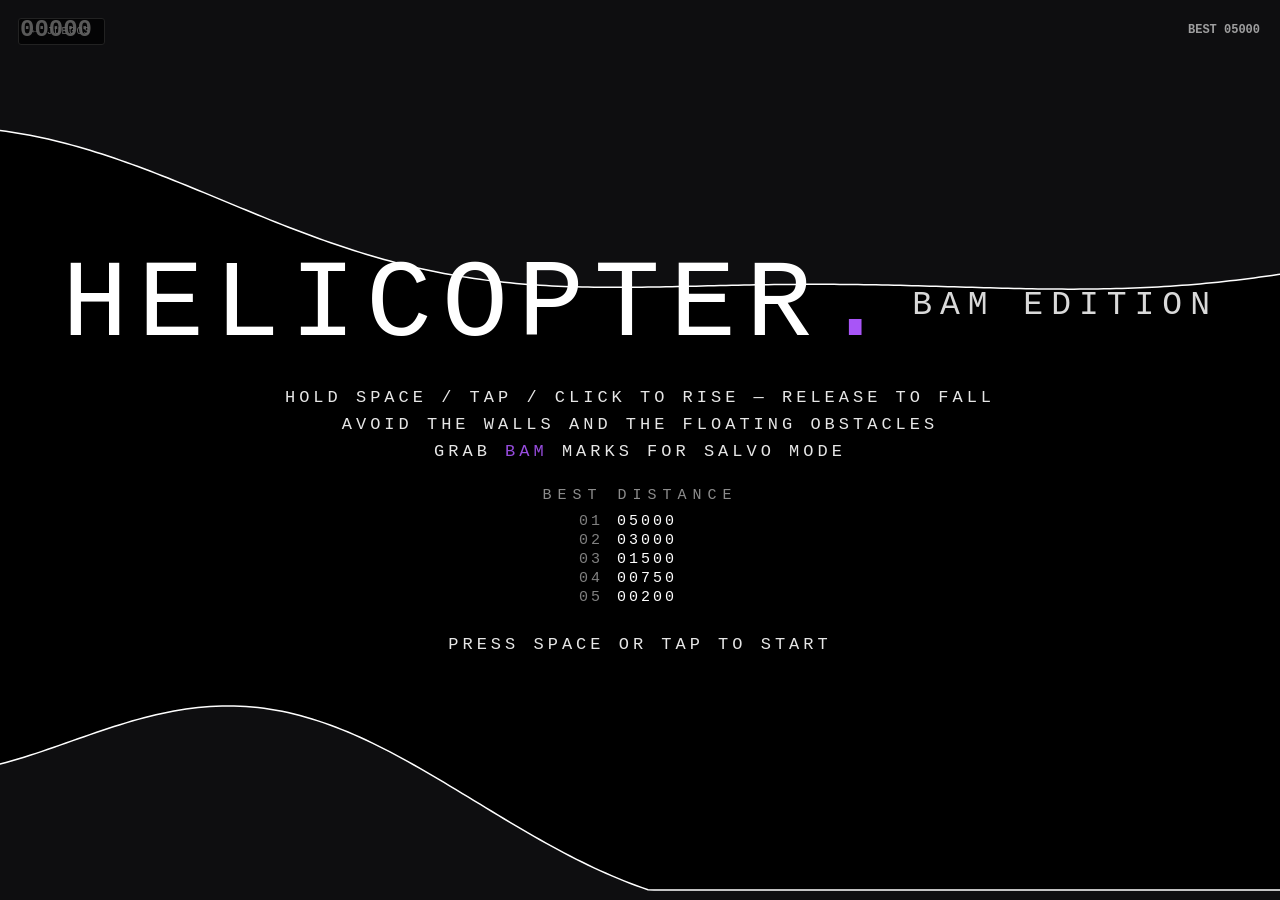
<file: bamboy/heli.html>
<!DOCTYPE html>
<html lang="en">
<head>
<meta charset="UTF-8" />
<meta http-equiv="Cache-Control" content="no-store" />
<meta name="viewport" content="width=device-width, initial-scale=1, viewport-fit=cover, user-scalable=no" />
<meta name="theme-color" content="#0E0E10" />
<title>HELICOPTER / BAM</title>
<style>
  html, body {
    margin: 0; padding: 0;
    background: #000;
    overflow: hidden;
    height: 100%; width: 100%;
    font-family: 'Courier New', monospace;
    color: #fff;
    user-select: none;
    -webkit-user-select: none;
    -webkit-tap-highlight-color: transparent;
    overscroll-behavior: none;
    touch-action: none;
  }
  body {
    padding: env(safe-area-inset-top) env(safe-area-inset-right) env(safe-area-inset-bottom) env(safe-area-inset-left);
    box-sizing: border-box;
  }
  #game {
    display: block;
    background: #000;
    width: 100vw;
    height: 100vh;
    cursor: pointer;
  }
  #overlay {
    position: fixed;
    inset: 0;
    display: flex;
    flex-direction: column;
    align-items: center;
    justify-content: center;
    text-align: center;
    pointer-events: none;
    letter-spacing: 4px;
    padding: 24px;
    box-sizing: border-box;
  }
  #overlay h1 {
    font-size: clamp(44px, 9vw, 110px);
    margin: 0 0 16px;
    letter-spacing: 10px;
    font-weight: 400;
  }
  #overlay p {
    font-size: clamp(12px, 1.7vw, 17px);
    margin: 4px 0;
    opacity: 0.9;
    max-width: 720px;
  }
  #overlay .blink {
    margin-top: 28px;
    animation: blink 1s steps(2, start) infinite;
  }
  @keyframes blink { to { visibility: hidden; } }
  .hidden { display: none !important; }
  .purple { color: #A855F7; }

  #hiScoreTable {
    margin-top: 22px;
    font-size: clamp(12px, 1.5vw, 15px);
    letter-spacing: 3px;
  }
  #hiScoreTable .hs-head {
    opacity: 0.55;
    margin-bottom: 8px;
    letter-spacing: 6px;
  }
  .hs-row {
    display: grid;
    grid-template-columns: 40px 100px;
    gap: 14px;
    padding: 1px 0;
    justify-content: center;
  }
  .hs-row .rank { opacity: 0.5; text-align: right; }
  .hs-row .score { text-align: left; }
  .hs-row.hs-new { animation: blink 0.6s steps(2, start) infinite; color: #A855F7; }

  #back-btn {
    position: fixed; top: 18px; left: 18px; z-index: 10;
    background: rgba(0,0,0,0.65);
    border: 1px solid #222;
    color: #666;
    font-family: 'Courier New', monospace;
    font-size: 10px; letter-spacing: 0.14em; text-transform: uppercase;
    padding: 7px 13px; cursor: pointer; border-radius: 3px;
    transition: color 0.15s, border-color 0.15s;
  }
  #back-btn:hover { color: #fff; border-color: #555; }
</style>
</head>
<body>
<canvas id="game"></canvas>

<button id="back-btn" onclick="history.back()">← Juegos</button>

<div id="overlay">
  <h1 id="title">HELICOPTER<span class="purple">.</span><small style="font-size:0.3em;letter-spacing:8px;vertical-align:middle;margin-left:14px;opacity:0.85;">BAM EDITION</small></h1>
  <p id="sub1">HOLD SPACE / TAP / CLICK TO RISE &mdash; RELEASE TO FALL</p>
  <p id="sub2">AVOID THE WALLS AND THE FLOATING OBSTACLES</p>
  <p id="sub3">GRAB <span class="purple">BAM</span> MARKS FOR SALVO MODE</p>
  <div id="hiScoreTable">
    <div class="hs-head">BEST DISTANCE</div>
    <div id="hsList"></div>
  </div>
  <p class="blink" id="prompt">PRESS SPACE OR TAP TO START</p>
</div>

<script>
(() => {
  const canvas = document.getElementById('game');
  const ctx = canvas.getContext('2d');
  const overlay = document.getElementById('overlay');
  const title = document.getElementById('title');
  const sub1 = document.getElementById('sub1');
  const sub2 = document.getElementById('sub2');
  const sub3 = document.getElementById('sub3');
  const prompt = document.getElementById('prompt');
  const hsList = document.getElementById('hsList');

  const BAM = '#A855F7';
  const RED = '#FF5557';
  const WALL_FILL = '#0E0E10';

  const HS_KEY = 'heli_bam_hiscores_v2';
  const HS_MAX = 5;
  function defaultScores() {
    return [
      { score: 5000 }, { score: 3000 }, { score: 1500 }, { score: 750 }, { score: 200 },
    ];
  }
  function loadHS() {
    try {
      const raw = localStorage.getItem(HS_KEY);
      if (raw) {
        const arr = JSON.parse(raw);
        if (Array.isArray(arr) && arr.every(x => typeof x.score === 'number')) return arr.slice(0, HS_MAX);
      }
    } catch (e) {}
    return defaultScores();
  }
  function saveHS(scores) {
    try { localStorage.setItem(HS_KEY, JSON.stringify(scores)); } catch (e) {}
  }

  let W = 0, H = 0, DPR = Math.max(1, window.devicePixelRatio || 1);
  function resize() {
    W = document.documentElement.clientWidth;
    H = document.documentElement.clientHeight;
    canvas.width = W * DPR; canvas.height = H * DPR;
    canvas.style.width = W + 'px'; canvas.style.height = H + 'px';
    ctx.setTransform(DPR, 0, 0, DPR, 0, 0);
  }
  window.addEventListener('resize', resize);
  window.addEventListener('orientationchange', () => setTimeout(resize, 100));
  resize();

  let AC = null;
  function audio() {
    if (!AC) {
      try { AC = new (window.AudioContext || window.webkitAudioContext)(); } catch (e) { AC = null; }
    }
    return AC;
  }
  function beep(freq, dur, type = 'square', vol = 0.08, slide = 0) {
    const a = audio(); if (!a) return;
    const o = a.createOscillator();
    const g = a.createGain();
    o.type = type;
    o.frequency.setValueAtTime(freq, a.currentTime);
    if (slide) o.frequency.exponentialRampToValueAtTime(Math.max(40, freq + slide), a.currentTime + dur);
    g.gain.setValueAtTime(vol, a.currentTime);
    g.gain.exponentialRampToValueAtTime(0.0001, a.currentTime + dur);
    o.connect(g).connect(a.destination);
    o.start();
    o.stop(a.currentTime + dur);
  }
  function noise(dur, vol = 0.15) {
    const a = audio(); if (!a) return;
    const buf = a.createBuffer(1, Math.max(1, Math.floor(a.sampleRate * dur)), a.sampleRate);
    const data = buf.getChannelData(0);
    for (let i = 0; i < data.length; i++) data[i] = (Math.random() * 2 - 1) * (1 - i / data.length);
    const src = a.createBufferSource();
    const g = a.createGain(); g.gain.value = vol;
    src.buffer = buf;
    src.connect(g).connect(a.destination);
    src.start();
  }
  const SND = {
    rotor: () => beep(100 + Math.random() * 20, 0.04, 'square', 0.02),
    crash: () => { noise(0.5, 0.22); beep(120, 0.3, 'triangle', 0.1, -80); },
    bam: () => {
      beep(523, 0.08, 'square', 0.08);
      setTimeout(() => beep(659, 0.08, 'square', 0.08), 70);
      setTimeout(() => beep(784, 0.12, 'square', 0.08), 140);
      setTimeout(() => beep(1047, 0.18, 'square', 0.09), 210);
    },
    salvoEnd: () => { beep(440, 0.1, 'sine', 0.07, -200); setTimeout(() => beep(330, 0.15, 'sine', 0.06, -150), 80); },
    milestone: () => { beep(880, 0.06, 'square', 0.06); setTimeout(() => beep(1320, 0.1, 'square', 0.07), 70); },
  };

  const GRAVITY = 0.28;
  const THRUST = -0.55;
  const MAX_VY = 9;
  const HELI_X_RATIO = 0.30;
  const SCROLL_SPEED_BASE = 3.8;
  const SCROLL_ACCEL = 0.00012;
  const SCROLL_MAX = 8.2;
  const WALL_COL_STEP = 6;
  const INITIAL_GAP_RATIO = 0.72;
  const MIN_GAP = 140;
  const OBSTACLE_MIN_SPACING = 420;
  const OBSTACLE_MAX_SPACING = 780;
  const OBSTACLE_START_DIST = 900;
  const BAM_MIN_SPACING = 2400;
  const BAM_MAX_SPACING = 3400;
  const BAM_START_DIST = 1600;
  const SALVO_DURATION = 60 * 25;

  const state = {
    mode: 'title',
    heli: null,
    walls: [],
    obstacles: [],
    bamMarks: [],
    particles: [],
    scrollX: 0,
    score: 0,
    wallsFrontX: 0,
    obstacleNextX: 0,
    bamNextX: 0,
    milestoneNext: 500,
    highScores: loadHS(),
    shake: 0,
    dead: false,
    deathTimer: 0,
    lastResult: null,
    salvoTimer: 0,
  };

  let thrusting = false;
  function setThrust(v) { thrusting = v; }

  function makeHeli() {
    return { x: W * HELI_X_RATIO, y: H / 2, vy: 0, alive: true, rotorSpin: 0, tailSpin: 0, tilt: 0 };
  }

  let wallGen = null;
  function seedWalls() {
    const startGap = H * INITIAL_GAP_RATIO;
    const centerY = H / 2;
    wallGen = {
      topY: centerY - startGap / 2, bottomY: centerY + startGap / 2,
      topVel: 0, bottomVel: 0,
      topPhase: Math.random() * Math.PI * 2, bottomPhase: Math.random() * Math.PI * 2,
      topFreq: 0.010, bottomFreq: 0.011, lastFreqChange: 0,
    };
    state.walls = []; state.wallsFrontX = 0;
  }

  function generateWallsTo(targetX) {
    while (state.wallsFrontX < targetX) {
      state.wallsFrontX += WALL_COL_STEP;
      const dist = state.wallsFrontX;
      const diff = Math.min(1, dist / 15000);
      wallGen.lastFreqChange += 1;
      if (wallGen.lastFreqChange > 400 && Math.random() < 0.02) {
        wallGen.topFreq = 0.007 + Math.random() * 0.012;
        wallGen.bottomFreq = 0.007 + Math.random() * 0.012;
        wallGen.lastFreqChange = 0;
      }
      wallGen.topPhase += wallGen.topFreq;
      wallGen.bottomPhase += wallGen.bottomFreq;
      const topAmp = H * (0.15 + diff * 0.18);
      const bottomAmp = H * (0.15 + diff * 0.18);
      const topTarget = 10 + H * 0.15 + Math.sin(wallGen.topPhase) * topAmp;
      const bottomTarget = H * 0.85 + Math.sin(wallGen.bottomPhase) * bottomAmp - 10;
      wallGen.topVel += (topTarget - wallGen.topY) * 0.0022; wallGen.topVel *= 0.985; wallGen.topY += wallGen.topVel;
      wallGen.bottomVel += (bottomTarget - wallGen.bottomY) * 0.0022; wallGen.bottomVel *= 0.985; wallGen.bottomY += wallGen.bottomVel;
      if (wallGen.topY < 10) wallGen.topY = 10;
      if (wallGen.bottomY > H - 10) wallGen.bottomY = H - 10;
      const gap = wallGen.bottomY - wallGen.topY;
      if (gap < MIN_GAP) { const mid = (wallGen.topY + wallGen.bottomY) / 2; wallGen.topY = mid - MIN_GAP / 2; wallGen.bottomY = mid + MIN_GAP / 2; }
      state.walls.push({ x: state.wallsFrontX, topY: wallGen.topY, bottomY: wallGen.bottomY });
    }
  }

  function wallAt(worldX) {
    const arr = state.walls;
    if (!arr.length) return { topY: 0, bottomY: H };
    if (worldX <= arr[0].x) return arr[0];
    if (worldX >= arr[arr.length - 1].x) return arr[arr.length - 1];
    let lo = 0, hi = arr.length - 1;
    while (hi - lo > 1) { const mid = (lo + hi) >> 1; if (arr[mid].x <= worldX) lo = mid; else hi = mid; }
    const a = arr[lo], b = arr[hi], f = (worldX - a.x) / (b.x - a.x);
    return { topY: a.topY + (b.topY - a.topY) * f, bottomY: a.bottomY + (b.bottomY - a.bottomY) * f };
  }

  function scheduleNextObstacle(fromX) { state.obstacleNextX = fromX + OBSTACLE_MIN_SPACING + Math.random() * (OBSTACLE_MAX_SPACING - OBSTACLE_MIN_SPACING); }
  function maybeSpawnObstacle() {
    if (state.wallsFrontX < state.obstacleNextX) return;
    const x = state.obstacleNextX;
    if (x < OBSTACLE_START_DIST) { scheduleNextObstacle(x); return; }
    const wall = wallAt(x), gap = wall.bottomY - wall.topY;
    const bh = Math.min(120, gap * (0.35 + Math.random() * 0.2)), bw = 40 + Math.random() * 45;
    const aT = wall.topY + 70, aB = wall.bottomY - 70 - bh;
    const y = aB <= aT ? (wall.topY + wall.bottomY - bh) / 2 : aT + Math.random() * (aB - aT);
    state.obstacles.push({ x, y, w: bw, h: bh }); scheduleNextObstacle(x);
  }
  function scheduleNextBam(fromX) { state.bamNextX = fromX + BAM_MIN_SPACING + Math.random() * (BAM_MAX_SPACING - BAM_MIN_SPACING); }
  function maybeSpawnBam() {
    if (state.wallsFrontX < state.bamNextX) return;
    const x = state.bamNextX;
    if (x < BAM_START_DIST) { scheduleNextBam(x); return; }
    const wall = wallAt(x), gap = wall.bottomY - wall.topY;
    state.bamMarks.push({ x, y: wall.topY + gap * (0.25 + Math.random() * 0.5), w: 64, h: 30, pulse: 0, spawnAnim: 0 });
    scheduleNextBam(x);
  }

  function startGame() {
    state.mode = 'play'; state.scrollX = 0; state.score = 0;
    state.walls = []; state.obstacles = []; state.bamMarks = []; state.particles = [];
    state.wallsFrontX = 0; state.obstacleNextX = OBSTACLE_START_DIST; state.bamNextX = BAM_START_DIST;
    state.milestoneNext = 500; state.shake = 0; state.dead = false; state.deathTimer = 0;
    state.lastResult = null; state.salvoTimer = 0;
    seedWalls(); generateWallsTo(W + 200); state.heli = makeHeli();
    overlay.classList.add('hidden'); audio();
  }

  function gameOver() {
    if (state.dead) return;
    state.dead = true; SND.crash(); state.shake = 28;
    const H_ = state.heli;
    for (let i = 0; i < 38; i++) {
      const a = Math.random() * Math.PI * 2, v = Math.random() * 5 + 1;
      state.particles.push({ x: H_.x, y: H_.y, vx: Math.cos(a) * v, vy: Math.sin(a) * v, life: 40 + Math.random() * 40, color: Math.random() < 0.5 ? '#fff' : RED });
    }
    state.deathTimer = 90;
    const finalScore = state.score;
    let rank = -1;
    for (let i = 0; i < state.highScores.length; i++) { if (finalScore > state.highScores[i].score) { rank = i; break; } }
    if (rank === -1 && state.highScores.length < HS_MAX) rank = state.highScores.length;
    if (rank >= 0) {
      const entry = { score: finalScore };
      state.highScores.push(entry);
      state.highScores.sort((a, b) => b.score - a.score);
      if (state.highScores.length > HS_MAX) state.highScores.length = HS_MAX;
      saveHS(state.highScores);
      state.lastResult = { score: finalScore, rank: rank + 1, entry };
    } else { state.lastResult = { score: finalScore, rank: -1 }; }
  }

  function showGameOverScreen() {
    state.mode = 'gameover';
    title.textContent = state.lastResult && state.lastResult.rank === 1 ? 'NEW BEST' : 'CRASHED';
    sub1.innerHTML = `DISTANCE <span class="purple">${String(state.score).padStart(5, '0')}</span>`;
    sub2.innerHTML = (state.lastResult && state.lastResult.rank >= 1) ? `RANK #${state.lastResult.rank} OF ${HS_MAX}` : '&nbsp;';
    sub3.innerHTML = '&nbsp;';
    renderHS(state.lastResult && state.lastResult.entry);
    prompt.textContent = 'PRESS SPACE OR TAP TO TRY AGAIN';
    overlay.classList.remove('hidden');
  }

  function renderHS(newEntry) {
    hsList.innerHTML = state.highScores.map((s, i) => {
      const isNew = newEntry && s === newEntry;
      return `<div class="hs-row${isNew ? ' hs-new' : ''}"><span class="rank">${String(i + 1).padStart(2, '0')}</span><span class="score">${String(s.score).padStart(5, '0')}</span></div>`;
    }).join('');
  }

  function update() {
    if (state.mode !== 'play') return;
    if (state.shake > 0) state.shake -= 1;
    if (state.dead) {
      state.deathTimer -= 1;
      for (const p of state.particles) { p.x += p.vx; p.y += p.vy; p.vy += 0.1; p.life -= 1; }
      state.particles = state.particles.filter(p => p.life > 0);
      if (state.deathTimer <= 0) showGameOverScreen();
      return;
    }
    const speed = Math.min(SCROLL_MAX, SCROLL_SPEED_BASE + state.score * SCROLL_ACCEL);
    state.scrollX += speed; state.score = Math.floor(state.scrollX / 3);
    if (state.score >= state.milestoneNext) { SND.milestone(); state.milestoneNext += 500; }
    generateWallsTo(state.scrollX + W + 200); maybeSpawnObstacle(); maybeSpawnBam();
    const behind = state.scrollX - 200;
    while (state.walls.length > 2 && state.walls[0].x < behind) state.walls.shift();
    state.obstacles = state.obstacles.filter(o => o.x + o.w > behind);
    state.bamMarks = state.bamMarks.filter(m => m.x + m.w > behind);
    if (state.salvoTimer > 0) { state.salvoTimer -= 1; if (state.salvoTimer === 0) SND.salvoEnd(); }
    const H_ = state.heli;
    if (thrusting) { H_.vy += THRUST; if (Math.random() < 0.5) SND.rotor(); }
    H_.vy += GRAVITY;
    if (H_.vy > MAX_VY) H_.vy = MAX_VY; if (H_.vy < -MAX_VY) H_.vy = -MAX_VY;
    H_.y += H_.vy;
    const targetTilt = Math.max(-0.28, Math.min(0.28, H_.vy * 0.05));
    H_.tilt += (targetTilt - H_.tilt) * 0.18; H_.rotorSpin += 1.1; H_.tailSpin += 2.2;
    const hw = 36, hh = 14, hx = H_.x, hy = H_.y;
    const wall = wallAt(state.scrollX + hx);
    const hitCeiling = hy - hh / 2 < wall.topY, hitFloor = hy + hh / 2 > wall.bottomY;
    if (hitCeiling || hitFloor) {
      if (state.salvoTimer > 0) {
        state.salvoTimer = 0; state.shake = 12;
        H_.y = hitCeiling ? wall.topY + hh / 2 + 2 : wall.bottomY - hh / 2 - 2;
        H_.vy = hitCeiling ? 3 : -3; SND.salvoEnd();
        for (let i = 0; i < 14; i++) { const a = Math.random() * Math.PI * 2, v = Math.random() * 2 + 0.5; state.particles.push({ x: H_.x, y: H_.y, vx: Math.cos(a) * v, vy: Math.sin(a) * v, life: 30 + Math.random() * 20, color: BAM }); }
      } else { gameOver(); return; }
    }
    if (!state.dead) {
      const hL = hx - hw / 2, hR = hx + hw / 2, hT = hy - hh / 2, hB = hy + hh / 2;
      for (const o of state.obstacles) {
        const ox = o.x - state.scrollX;
        if (ox + o.w < 0) continue; if (ox > W) break;
        if (hR > ox && hL < ox + o.w && hB > o.y && hT < o.y + o.h) {
          if (state.salvoTimer > 0) {
            state.obstacles = state.obstacles.filter(x => x !== o); state.score += 100; state.shake = 6;
            for (let i = 0; i < 14; i++) { const a = Math.random() * Math.PI * 2, v = Math.random() * 2.2 + 0.4; state.particles.push({ x: ox + o.w / 2, y: o.y + o.h / 2, vx: Math.cos(a) * v, vy: Math.sin(a) * v, life: 30 + Math.random() * 25, color: BAM }); }
          } else { gameOver(); return; }
          break;
        }
      }
    }
    if (!state.dead) {
      const hw2 = hw / 2, hh2 = hh / 2;
      for (let i = state.bamMarks.length - 1; i >= 0; i--) {
        const m = state.bamMarks[i];
        if (m.spawnAnim < 1) m.spawnAnim = Math.min(1, m.spawnAnim + 0.04);
        m.pulse += 0.08;
        const mx = m.x - state.scrollX;
        if (mx + m.w < 0) { state.bamMarks.splice(i, 1); continue; } if (mx > W) continue;
        if (hx + hw2 > mx - m.w / 2 && hx - hw2 < mx + m.w / 2 && hy + hh2 > m.y - m.h / 2 && hy - hh2 < m.y + m.h / 2) {
          state.bamMarks.splice(i, 1); state.salvoTimer = SALVO_DURATION; state.score += 200; SND.bam();
          for (let k = 0; k < 22; k++) { const a = Math.random() * Math.PI * 2, v = Math.random() * 2.5 + 0.5; state.particles.push({ x: state.heli.x, y: state.heli.y, vx: Math.cos(a) * v, vy: Math.sin(a) * v, life: 40 + Math.random() * 20, color: BAM }); }
        }
      }
    }
    if (thrusting && Math.random() < 0.55) {
      state.particles.push({ x: H_.x - 18, y: H_.y + 5 + (Math.random() - 0.5) * 3, vx: -2.5 - Math.random() * 1.5, vy: (Math.random() - 0.5) * 0.8, life: 22 + Math.random() * 12, color: 'rgba(200,200,200,0.55)' });
    }
    for (const p of state.particles) { p.x += p.vx; p.y += p.vy; p.life -= 1; }
    state.particles = state.particles.filter(p => p.life > 0);
  }

  function drawCave() {
    const arr = state.walls; if (arr.length < 2) return;
    ctx.fillStyle = WALL_FILL;
    ctx.beginPath(); ctx.moveTo(-10, -20); let first = true;
    for (const w of arr) { const sx = w.x - state.scrollX; if (sx < -20) continue; if (first) { ctx.lineTo(sx, w.topY); first = false; } else ctx.lineTo(sx, w.topY); if (sx > W + 20) break; }
    ctx.lineTo(W + 20, -20); ctx.closePath(); ctx.fill();
    ctx.beginPath(); ctx.moveTo(-10, H + 20); first = true;
    for (const w of arr) { const sx = w.x - state.scrollX; if (sx < -20) continue; if (first) { ctx.lineTo(sx, w.bottomY); first = false; } else ctx.lineTo(sx, w.bottomY); if (sx > W + 20) break; }
    ctx.lineTo(W + 20, H + 20); ctx.closePath(); ctx.fill();
    ctx.strokeStyle = '#fff'; ctx.lineWidth = 1.5;
    ctx.beginPath(); let started = false;
    for (const w of arr) { const sx = w.x - state.scrollX; if (sx < -20) continue; if (sx > W + 20) break; if (!started) { ctx.moveTo(sx, w.topY); started = true; } else ctx.lineTo(sx, w.topY); } ctx.stroke();
    ctx.beginPath(); started = false;
    for (const w of arr) { const sx = w.x - state.scrollX; if (sx < -20) continue; if (sx > W + 20) break; if (!started) { ctx.moveTo(sx, w.bottomY); started = true; } else ctx.lineTo(sx, w.bottomY); } ctx.stroke();
  }

  function drawObstacles() {
    ctx.fillStyle = '#fff';
    for (const o of state.obstacles) { const sx = o.x - state.scrollX; if (sx + o.w < -5 || sx > W + 5) continue; ctx.fillRect(sx, o.y, o.w, o.h); }
  }

  function drawBamMarks() {
    for (const m of state.bamMarks) {
      const sx = m.x - state.scrollX; if (sx + m.w < 0 || sx - m.w > W) continue;
      ctx.save(); ctx.translate(sx, m.y);
      const pulse = (1 + Math.sin(m.pulse) * 0.05) * (0.5 + 0.5 * m.spawnAnim); ctx.scale(pulse, pulse);
      const w = m.w / 2, h = m.h / 2;
      ctx.strokeStyle = BAM; ctx.globalAlpha = 0.25 * m.spawnAnim; ctx.lineWidth = 1; ctx.strokeRect(-w - 5, -h - 5, m.w + 10, m.h + 10);
      ctx.globalAlpha = m.spawnAnim; ctx.lineWidth = 2; ctx.strokeRect(-w, -h, m.w, m.h);
      ctx.fillStyle = BAM; ctx.fillRect(-w, -h, m.w, 3);
      ctx.font = '700 16px "Courier New", monospace'; ctx.textAlign = 'center'; ctx.textBaseline = 'middle'; ctx.fillText('BAM', 0, 2);
      ctx.globalAlpha = 1; ctx.restore();
    }
  }

  function drawHeli() {
    const H_ = state.heli; if (!H_) return;
    const salvo = state.salvoTimer > 0;
    ctx.save(); ctx.translate(H_.x, H_.y); ctx.rotate(H_.tilt);
    if (salvo) {
      ctx.strokeStyle = BAM; ctx.globalAlpha = 0.6 + Math.sin(Date.now() * 0.008) * 0.2; ctx.lineWidth = 2;
      ctx.beginPath(); ctx.arc(0, 0, 30, 0, Math.PI * 2); ctx.stroke();
      ctx.globalAlpha = 0.2; ctx.beginPath(); ctx.arc(0, 0, 26, 0, Math.PI * 2); ctx.stroke(); ctx.globalAlpha = 1;
    }
    const bodyColor = salvo ? BAM : '#fff';
    ctx.strokeStyle = bodyColor; ctx.lineWidth = 1.5;
    ctx.beginPath(); ctx.moveTo(-2, -8); ctx.lineTo(-2, -13); ctx.lineTo(2, -13); ctx.lineTo(2, -8); ctx.stroke();
    const rs = H_.rotorSpin * 0.5;
    ctx.save(); ctx.translate(0, -14); ctx.rotate(rs);
    ctx.fillStyle = bodyColor; ctx.globalAlpha = 0.85;
    ctx.beginPath(); ctx.ellipse(0, 0, 28, 1.5, 0, 0, Math.PI * 2); ctx.fill();
    ctx.rotate(Math.PI / 2); ctx.beginPath(); ctx.ellipse(0, 0, 28, 1.5, 0, 0, Math.PI * 2); ctx.fill();
    ctx.globalAlpha = 0.12; ctx.beginPath(); ctx.ellipse(0, 0, 28, 4, 0, 0, Math.PI * 2); ctx.fill(); ctx.globalAlpha = 1; ctx.restore();
    ctx.fillStyle = bodyColor; ctx.strokeStyle = bodyColor; ctx.lineWidth = 1.4; ctx.lineJoin = 'round';
    ctx.beginPath(); ctx.moveTo(-4, -8); ctx.lineTo(12, -8); ctx.quadraticCurveTo(20, -4, 20, 0); ctx.quadraticCurveTo(20, 5, 12, 8); ctx.lineTo(-4, 8); ctx.lineTo(-14, 4); ctx.lineTo(-14, -4); ctx.closePath(); ctx.fill();
    ctx.fillStyle = '#000';
    ctx.beginPath(); ctx.moveTo(4, -6); ctx.lineTo(14, -5); ctx.quadraticCurveTo(17, -3, 17, 0); ctx.lineTo(14, 5); ctx.lineTo(4, 5); ctx.closePath(); ctx.fill();
    ctx.strokeStyle = 'rgba(255,255,255,0.5)'; ctx.lineWidth = 0.8; ctx.beginPath(); ctx.moveTo(6, -4); ctx.lineTo(14, -3); ctx.stroke();
    ctx.fillStyle = bodyColor;
    ctx.beginPath(); ctx.moveTo(-14, -2); ctx.lineTo(-34, -1); ctx.lineTo(-34, 1); ctx.lineTo(-14, 2); ctx.closePath(); ctx.fill();
    ctx.beginPath(); ctx.moveTo(-34, 0); ctx.lineTo(-36, -8); ctx.lineTo(-29, -2); ctx.closePath(); ctx.fill();
    ctx.beginPath(); ctx.moveTo(-28, -2); ctx.lineTo(-32, -5); ctx.lineTo(-25, -2); ctx.closePath(); ctx.fill();
    ctx.strokeStyle = bodyColor; ctx.lineWidth = 1.2;
    const ts = Math.sin(H_.tailSpin) * 5;
    ctx.beginPath(); ctx.moveTo(-36, -ts); ctx.lineTo(-36, ts); ctx.stroke();
    ctx.fillStyle = bodyColor; ctx.fillRect(-37, -1, 2, 2);
    ctx.strokeStyle = bodyColor; ctx.lineWidth = 1.3;
    ctx.beginPath(); ctx.moveTo(-10, 14); ctx.lineTo(14, 14); ctx.stroke();
    ctx.beginPath(); ctx.moveTo(-7, 8); ctx.lineTo(-7, 14); ctx.moveTo(10, 8); ctx.lineTo(10, 14); ctx.stroke();
    ctx.restore();
  }

  function drawParticles() {
    for (const p of state.particles) { ctx.globalAlpha = Math.min(1, p.life / 30); ctx.fillStyle = p.color || '#fff'; ctx.fillRect(p.x - 1, p.y - 1, 2, 2); }
    ctx.globalAlpha = 1;
  }

  function drawHUD() {
    ctx.save(); ctx.textBaseline = 'top'; ctx.textAlign = 'left';
    ctx.font = '600 24px "Courier New", monospace'; ctx.fillStyle = '#fff';
    ctx.fillText(String(state.score).padStart(5, '0'), 20, 18);
    ctx.textAlign = 'right'; ctx.font = '600 12px "Courier New", monospace'; ctx.globalAlpha = 0.6;
    const best = state.highScores[0] ? state.highScores[0].score : 0;
    ctx.fillText('BEST ' + String(Math.max(best, state.score)).padStart(5, '0'), W - 20, 24);
    ctx.globalAlpha = 1;
    if (state.salvoTimer > 0) {
      ctx.textAlign = 'center';
      const pct = state.salvoTimer / SALVO_DURATION, secs = Math.ceil(state.salvoTimer / 60);
      ctx.fillStyle = BAM; ctx.font = '700 15px "Courier New", monospace';
      ctx.fillText(`SALVO  ${String(secs).padStart(2, '0')}s`, W / 2, 20);
      const barW = Math.min(260, W * 0.34), barX = (W - barW) / 2, barY = 40;
      ctx.strokeStyle = BAM; ctx.lineWidth = 1; ctx.globalAlpha = 0.35;
      ctx.strokeRect(barX, barY, barW, 5); ctx.globalAlpha = 1;
      ctx.fillRect(barX, barY, barW * pct, 5);
    }
    ctx.restore();
  }

  function render() {
    ctx.save();
    if (state.shake > 0) { const mag = Math.min(6, state.shake * 0.35); ctx.translate((Math.random() - 0.5) * mag, (Math.random() - 0.5) * mag); }
    ctx.fillStyle = '#000'; ctx.fillRect(0, 0, W, H);
    drawCave(); drawObstacles(); drawBamMarks(); drawParticles(); drawHeli();
    ctx.restore(); drawHUD();
  }

  window.addEventListener('keydown', (e) => {
    if (e.code === 'Space') {
      e.preventDefault();
      if (state.mode === 'title' || state.mode === 'gameover') { startGame(); setThrust(true); return; }
      if (!e.repeat) setThrust(true);
    } else if (e.key === 'Enter') {
      if (state.mode === 'title' || state.mode === 'gameover') startGame();
    }
  }, { passive: false });
  window.addEventListener('keyup', (e) => { if (e.code === 'Space') { e.preventDefault(); setThrust(false); } }, { passive: false });
  canvas.addEventListener('mousedown', (e) => { e.preventDefault(); if (state.mode === 'title' || state.mode === 'gameover') { startGame(); setThrust(true); return; } setThrust(true); });
  canvas.addEventListener('mouseup', (e) => { e.preventDefault(); setThrust(false); });
  canvas.addEventListener('mouseleave', () => setThrust(false));
  canvas.addEventListener('touchstart', (e) => { e.preventDefault(); if (state.mode === 'title' || state.mode === 'gameover') { startGame(); setThrust(true); return; } setThrust(true); }, { passive: false });
  canvas.addEventListener('touchend', (e) => { e.preventDefault(); setThrust(false); }, { passive: false });
  canvas.addEventListener('touchcancel', (e) => { e.preventDefault(); setThrust(false); }, { passive: false });
  window.addEventListener('blur', () => setThrust(false));
  document.addEventListener('visibilitychange', () => { if (document.hidden) setThrust(false); });

  function loop() { update(); render(); requestAnimationFrame(loop); }
  requestAnimationFrame(loop);

  (function titleDemo() {
    seedWalls(); generateWallsTo(W + 200);
    setInterval(() => {
      if (state.mode === 'play') return;
      state.scrollX += 1.0; generateWallsTo(state.scrollX + W + 200);
      while (state.walls.length > 2 && state.walls[0].x < state.scrollX - 200) state.walls.shift();
    }, 16);
  })();

  renderHS(null);
})();
</script>

<script>
/* BAMboy: botones fisicos de la consola -> teclas sinteticas (postMessage del padre) */
(function(){
  var MAP = {up:'Space',down:'ArrowDown',left:'ArrowLeft',right:'ArrowRight',a:'Space',b:'ShiftLeft',start:'Enter'};
  var KEY = {ArrowUp:'ArrowUp',ArrowDown:'ArrowDown',ArrowLeft:'ArrowLeft',ArrowRight:'ArrowRight',Space:' ',ShiftLeft:'Shift',Enter:'Enter'};
  var timers = {};
  window.addEventListener('message', function(e){
    var d = e.data;
    if (!d || d.bamboy !== 'btn') return;
    var code = MAP[d.btn]; if (!code) return;
    function ev(t){ return new KeyboardEvent(t, {code: code, key: KEY[code], bubbles: true, cancelable: true}); }
    document.dispatchEvent(ev('keydown'));
    clearTimeout(timers[code]);
    timers[code] = setTimeout(function(){ document.dispatchEvent(ev('keyup')); }, 220);
  });
})();
</script>
</body>
</html>
</file>
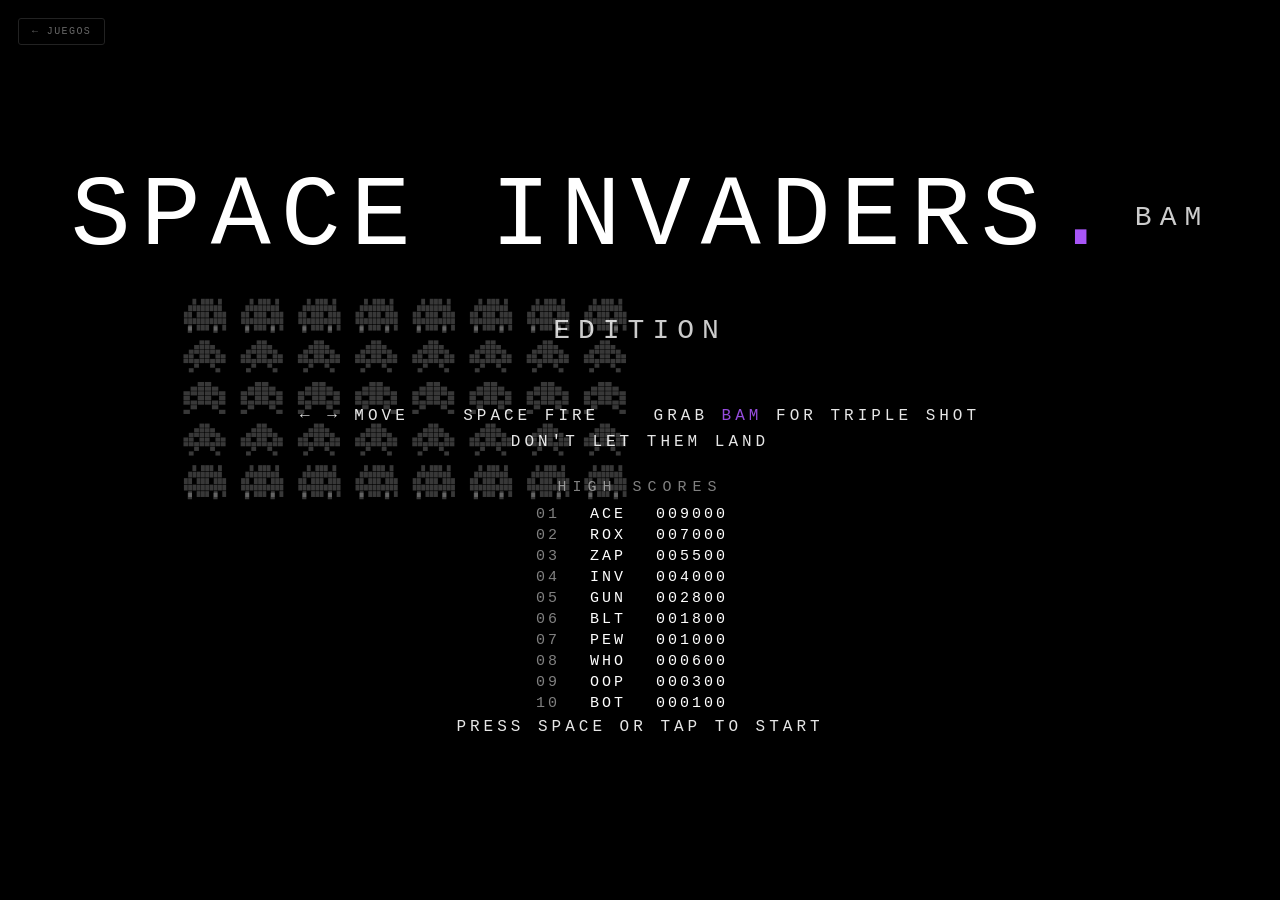
<file: bamboy/invaders.html>
<!DOCTYPE html>
<html lang="en">
<head>
<meta charset="UTF-8" />
<meta http-equiv="Cache-Control" content="no-store" />
<meta name="viewport" content="width=device-width, initial-scale=1, viewport-fit=cover, user-scalable=no" />
<meta name="theme-color" content="#000" />
<title>SPACE INVADERS / BAM</title>
<style>
  html, body {
    margin: 0; padding: 0;
    background: #000;
    overflow: hidden;
    height: 100%; width: 100%;
    font-family: 'Courier New', monospace;
    color: #fff;
    user-select: none;
    -webkit-user-select: none;
    -webkit-tap-highlight-color: transparent;
    touch-action: none;
  }
  #game { display: block; width: 100vw; height: 100vh; background: #000; }

  #overlay {
    position: fixed; inset: 0;
    display: flex; flex-direction: column;
    align-items: center; justify-content: center;
    text-align: center; pointer-events: none;
    letter-spacing: 4px; padding: 20px;
  }
  #overlay h1 {
    font-size: clamp(40px, 8vw, 100px);
    margin: 0 0 16px; letter-spacing: 10px; font-weight: 400;
  }
  #overlay p { font-size: clamp(11px, 1.8vw, 16px); margin: 4px 0; opacity: 0.9; }
  .blink { margin-top: 32px; animation: blink 1s steps(2,start) infinite; }
  @keyframes blink { to { visibility: hidden; } }
  .hidden { display: none !important; }
  .purple { color: #A855F7; }

  #hiScoreTable {
    margin-top: 24px;
    font-size: clamp(12px, 1.5vw, 15px);
    letter-spacing: 3px;
  }
  #hiScoreTable .hs-head { opacity: 0.5; margin-bottom: 8px; letter-spacing: 6px; }
  .hs-row {
    display: grid;
    grid-template-columns: 36px 72px 100px;
    gap: 12px; padding: 2px 0;
    justify-content: center; text-align: left;
  }
  .hs-row .rank { opacity: 0.5; text-align: right; }
  .hs-row .name { text-align: center; }
  .hs-row.hs-new { animation: blink 0.6s steps(2,start) infinite; color: #A855F7; }

  #initialsEntry { margin: 16px 0 8px; }
  #initialsInput {
    background: transparent; border: none;
    border-bottom: 3px solid #fff;
    color: #fff; font-family: 'Courier New', monospace;
    font-size: clamp(40px, 8vw, 70px);
    letter-spacing: 20px; padding: 6px 0 6px 20px;
    text-align: center; text-transform: uppercase;
    outline: none; caret-color: #fff; width: 4em;
    pointer-events: auto;
  }
  #initialsInput::placeholder { color: rgba(255,255,255,0.2); }

  #back-btn {
    position: fixed; top: 18px; left: 18px; z-index: 100;
    background: rgba(0,0,0,0.7); border: 1px solid #222;
    color: #666; font-family: 'Courier New', monospace;
    font-size: 10px; letter-spacing: 0.14em; text-transform: uppercase;
    padding: 7px 13px; cursor: pointer; border-radius: 3px;
    transition: color 0.15s, border-color 0.15s;
  }
  #back-btn:hover { color: #fff; border-color: #555; }
</style>
</head>
<body>
<canvas id="game"></canvas>
<button id="back-btn" onclick="history.back()">← Juegos</button>

<div id="overlay">
  <h1 id="title">SPACE INVADERS<span class="purple">.</span><small style="font-size:0.28em;letter-spacing:8px;vertical-align:middle;margin-left:14px;opacity:0.8">BAM EDITION</small></h1>
  <p id="sub1">← → MOVE &nbsp;&nbsp; SPACE FIRE &nbsp;&nbsp; GRAB <span class="purple">BAM</span> FOR TRIPLE SHOT</p>
  <p id="sub2">DON'T LET THEM LAND</p>
  <div id="initialsEntry" class="hidden">
    <input id="initialsInput" type="text" inputmode="text" maxlength="3"
           autocomplete="off" autocorrect="off" autocapitalize="characters"
           spellcheck="false" placeholder="___" />
  </div>
  <div id="hiScoreTable">
    <div class="hs-head">HIGH SCORES</div>
    <div id="hsList"></div>
  </div>
  <p class="blink" id="prompt">PRESS SPACE OR TAP TO START</p>
</div>

<script>
(() => {
  const canvas = document.getElementById('game');
  const ctx = canvas.getContext('2d');
  const overlay = document.getElementById('overlay');
  const titleEl = document.getElementById('title');
  const sub1 = document.getElementById('sub1');
  const sub2 = document.getElementById('sub2');
  const promptEl = document.getElementById('prompt');
  const hiScoreTable = document.getElementById('hiScoreTable');
  const hsList = document.getElementById('hsList');
  const initialsEntry = document.getElementById('initialsEntry');
  const initialsInput = document.getElementById('initialsInput');

  const HS_KEY = 'invaders_bam_hiscores_v1';
  const HS_MAX = 10;
  const BAM_C = '#A855F7';

  function defaultScores() {
    return [
      {name:'ACE',score:9000},{name:'ROX',score:7000},{name:'ZAP',score:5500},
      {name:'INV',score:4000},{name:'GUN',score:2800},{name:'BLT',score:1800},
      {name:'PEW',score:1000},{name:'WHO',score:600},{name:'OOP',score:300},{name:'BOT',score:100},
    ];
  }
  function loadHS() {
    try {
      const r = localStorage.getItem(HS_KEY);
      if (r) { const a = JSON.parse(r); if (Array.isArray(a)) return a.slice(0, HS_MAX); }
    } catch(e) {}
    return defaultScores();
  }
  function saveHS(s) { try { localStorage.setItem(HS_KEY, JSON.stringify(s)); } catch(e) {} }
  function qualifies(score) {
    if (score <= 0) return false;
    const s = state.highScores;
    return s.length < HS_MAX || score > s[s.length - 1].score;
  }
  function renderHS(newEntry) {
    hsList.innerHTML = state.highScores.map((s, i) => {
      const isNew = newEntry && s === newEntry;
      return `<div class="hs-row${isNew?' hs-new':''}">
        <span class="rank">${String(i+1).padStart(2,'0')}</span>
        <span class="name">${s.name}</span>
        <span>${String(s.score).padStart(6,'0')}</span>
      </div>`;
    }).join('');
  }

  let W = 0, H = 0, DPR = Math.max(1, window.devicePixelRatio || 1);
  function resize() {
    W = window.innerWidth; H = window.innerHeight;
    canvas.width = W * DPR; canvas.height = H * DPR;
    canvas.style.width = W + 'px'; canvas.style.height = H + 'px';
    ctx.setTransform(DPR, 0, 0, DPR, 0, 0);
  }
  window.addEventListener('resize', resize);
  resize();

  // ── Audio ──
  let AC = null;
  function audio() {
    if (!AC) { try { AC = new (window.AudioContext || window.webkitAudioContext)(); } catch(e) {} }
    return AC;
  }
  function beep(freq, dur, type='square', vol=0.07, slide=0) {
    const a = audio(); if (!a) return;
    const o = a.createOscillator(), g = a.createGain();
    o.type = type; o.frequency.setValueAtTime(freq, a.currentTime);
    if (slide) o.frequency.exponentialRampToValueAtTime(Math.max(30, freq+slide), a.currentTime+dur);
    g.gain.setValueAtTime(vol, a.currentTime);
    g.gain.exponentialRampToValueAtTime(0.0001, a.currentTime+dur);
    o.connect(g).connect(a.destination); o.start(); o.stop(a.currentTime+dur);
  }
  function noise(dur, vol=0.15) {
    const a = audio(); if (!a) return;
    const buf = a.createBuffer(1, Math.max(1, Math.floor(a.sampleRate*dur)), a.sampleRate);
    const d = buf.getChannelData(0);
    for (let i = 0; i < d.length; i++) d[i] = (Math.random()*2-1)*(1-i/d.length);
    const s = a.createBufferSource(), g = a.createGain();
    g.gain.value = vol; s.buffer = buf;
    s.connect(g).connect(a.destination); s.start();
  }
  const MARCH = [160, 140, 120, 100];
  let marchStep = 0;
  const SND = {
    fire:    () => beep(900, 0.08, 'square', 0.06, -700),
    hit:     () => noise(0.18, 0.14),
    die:     () => { beep(200, 0.15, 'triangle', 0.1, -150); setTimeout(()=>noise(0.35,0.18),100); },
    ufo:     () => beep(800+Math.random()*400, 0.06, 'sine', 0.04),
    march:   () => beep(MARCH[marchStep++ % 4], 0.06, 'square', 0.04),
    bam:     () => {
      beep(523,0.08,'square',0.08);
      setTimeout(()=>beep(659,0.08,'square',0.08),70);
      setTimeout(()=>beep(784,0.12,'square',0.08),140);
      setTimeout(()=>beep(1047,0.18,'square',0.09),210);
    },
    bamEnd:  () => { beep(440,0.1,'sine',0.07,-200); setTimeout(()=>beep(330,0.15,'sine',0.06,-150),80); },
    extra:   () => { beep(880,0.08,'square',0.08); setTimeout(()=>beep(1320,0.12,'square',0.08),90); },
    clear:   () => { beep(660,0.1,'square',0.08); setTimeout(()=>beep(880,0.14,'square',0.08),120); setTimeout(()=>beep(1100,0.18,'square',0.08),260); },
  };

  // ── Invader shapes (pixel art via ctx paths) ──
  // Each row type: 0=crab, 1=squid, 2=jellyfish
  const TYPES = [
    // crab (bottom 2 rows)
    [[0,0,1,0,1,1,1,0,1,0],[0,1,1,1,1,1,1,1,1,0],[1,1,0,1,1,1,0,1,1,1],[1,1,1,1,1,1,1,1,1,1],[0,1,0,1,1,1,0,1,0,1]],
    // squid (middle 2 rows)
    [[0,0,0,1,1,0,0,0],[0,0,1,1,1,1,0,0],[0,1,1,1,1,1,1,0],[1,1,0,1,1,0,1,1],[1,1,1,1,1,1,1,1],[0,0,1,0,0,1,0,0],[0,1,0,0,0,0,1,0]],
    // jellyfish (top row)
    [[0,0,1,1,0,0],[0,1,1,1,1,0],[1,1,1,1,1,1],[1,0,1,1,0,1],[1,1,1,1,1,1],[0,1,0,0,1,0],[1,0,0,0,0,1]],
  ];
  const COLS_CRAB = 10, COLS_SQ = 8, COLS_JF = 6;
  const TYPE_COLS = [COLS_CRAB, COLS_SQ, COLS_JF];
  const TYPE_ROWS_H = [5, 7, 7];

  function drawInvader(type, x, y, cellW, cellH, color, frame) {
    const rows = TYPES[type];
    const cols = TYPE_COLS[type];
    const rh = TYPE_ROWS_H[type];
    const pw = cellW / cols;
    const ph = cellH / rh;
    ctx.fillStyle = color;
    for (let r = 0; r < rows.length; r++) {
      const row = rows[r];
      for (let c = 0; c < row.length; c++) {
        if (row[c]) {
          const px = x - cellW/2 + c*pw + (frame && type===0 ? pw*0.1 : 0);
          ctx.fillRect(px, y - cellH/2 + r*ph, pw*0.9, ph*0.9);
        }
      }
    }
    // animation: alternate legs
    if (type === 0) {
      ctx.fillStyle = color;
      if (frame === 0) {
        ctx.fillRect(x - cellW/2, y + cellH*0.35, pw, ph);
        ctx.fillRect(x + cellW/2 - pw*2, y + cellH*0.35, pw, ph);
      } else {
        ctx.fillRect(x - cellW/2 + pw, y + cellH*0.35, pw, ph);
        ctx.fillRect(x + cellW/2 - pw*3, y + cellH*0.35, pw, ph);
      }
    }
  }

  // ── Shields ──
  function makeShield(cx, y, blockSize) {
    const W_BLOCKS = 9, H_BLOCKS = 6;
    const mask = [];
    for (let r = 0; r < H_BLOCKS; r++) {
      mask.push([]);
      for (let c = 0; c < W_BLOCKS; c++) {
        // arch cutout
        const isCorner = (r <= 1 && (c <= 1 || c >= W_BLOCKS - 2));
        const isBottom = (r >= H_BLOCKS - 2 && c >= 3 && c <= W_BLOCKS - 4);
        mask[r].push(!isCorner && !isBottom ? 1 : 0);
      }
    }
    return { cx, y, mask, W_BLOCKS, H_BLOCKS, blockSize };
  }

  function drawShield(sh) {
    for (let r = 0; r < sh.H_BLOCKS; r++) {
      for (let c = 0; c < sh.W_BLOCKS; c++) {
        if (sh.mask[r][c]) {
          const alpha = sh.mask[r][c];
          ctx.fillStyle = state.powerupTimer > 0 ? BAM_C : '#3af';
          ctx.globalAlpha = alpha;
          ctx.fillRect(
            sh.cx - sh.W_BLOCKS/2*sh.blockSize + c*sh.blockSize,
            sh.y - sh.H_BLOCKS*sh.blockSize + r*sh.blockSize,
            sh.blockSize - 1, sh.blockSize - 1
          );
        }
      }
    }
    ctx.globalAlpha = 1;
  }

  function damageShield(sh, bx, by, bulletR) {
    const x0 = sh.cx - sh.W_BLOCKS/2*sh.blockSize;
    const y0 = sh.y - sh.H_BLOCKS*sh.blockSize;
    for (let r = 0; r < sh.H_BLOCKS; r++) {
      for (let c = 0; c < sh.W_BLOCKS; c++) {
        if (!sh.mask[r][c]) continue;
        const bkx = x0 + c*sh.blockSize + sh.blockSize/2;
        const bky = y0 + r*sh.blockSize + sh.blockSize/2;
        if (Math.abs(bkx - bx) < sh.blockSize + bulletR && Math.abs(bky - by) < sh.blockSize + bulletR) {
          sh.mask[r][c] = 0;
        }
      }
    }
  }

  function shieldHit(sh, bx, by, bulletR) {
    const x0 = sh.cx - sh.W_BLOCKS/2*sh.blockSize;
    const y0 = sh.y - sh.H_BLOCKS*sh.blockSize;
    for (let r = 0; r < sh.H_BLOCKS; r++) {
      for (let c = 0; c < sh.W_BLOCKS; c++) {
        if (!sh.mask[r][c]) continue;
        const bkx = x0 + c*sh.blockSize + sh.blockSize/2;
        const bky = y0 + r*sh.blockSize + sh.blockSize/2;
        if (Math.abs(bkx - bx) < sh.blockSize + bulletR && Math.abs(bky - by) < sh.blockSize + bulletR) {
          return true;
        }
      }
    }
    return false;
  }

  // ── State ──
  const ROWS = 5, COLS = 11;
  const BAM_FIRST = 15 * 60, BAM_CD_MIN = 25 * 60, BAM_CD_MAX = 50 * 60;
  const POWERUP_DUR = 60 * 50;

  const state = {
    mode: 'title',
    highScores: loadHS(),
    score: 0, lives: 3, level: 1,
    nextExtra: 10000,
    grid: [],          // {alive, type, row, col, x, y, frame, deathTimer}
    dx: 1, dy: 0,      // direction
    marchTimer: 0, marchInterval: 40,
    playerX: 0, playerVx: 0,
    bullets: [],       // player bullets
    enemyBullets: [],
    enemyFireTimer: 80,
    shields: [],
    blockSize: 8,
    ufo: null, ufoTimer: 0,
    particles: [],
    bamLogo: null, bamTimer: BAM_FIRST, powerupTimer: 0,
    invuln: 0,         // player invulnerability frames after death
    respawnTimer: 0,
    gridDescent: 0,    // pixels the grid has descended this level
    frame: 0,          // animation frame toggle
    levelClearTimer: 0,
    gameOverTimer: 0,
  };

  let keys = {};
  let fireHeld = false;
  let lastFire = 0;

  window.addEventListener('keydown', e => {
    if (state.mode === 'enterInitials') return;
    if ([' ','ArrowLeft','ArrowRight','ArrowUp'].includes(e.key)) e.preventDefault();
    keys[e.code] = true;
    if ((e.code === 'Space' || e.code === 'Enter') && !e.repeat) {
      if (state.mode === 'title' || state.mode === 'gameover' || state.mode === 'highScores') startGame();
    }
  }, {passive: false});
  window.addEventListener('keyup', e => { keys[e.code] = false; });

  // Touch controls
  let touchStartX = 0;
  canvas.addEventListener('touchstart', e => {
    e.preventDefault();
    if (state.mode !== 'play') { startGame(); return; }
    touchStartX = e.touches[0].clientX;
    fireHeld = true;
  }, {passive: false});
  canvas.addEventListener('touchmove', e => {
    e.preventDefault();
    if (!e.touches.length) return;
    const dx = e.touches[0].clientX - touchStartX;
    state.playerVx = dx * 0.18;
    touchStartX = e.touches[0].clientX;
  }, {passive: false});
  canvas.addEventListener('touchend', e => { e.preventDefault(); state.playerVx = 0; fireHeld = false; }, {passive: false});

  initialsInput.addEventListener('input', () => {
    const c = initialsInput.value.toUpperCase().replace(/[^A-Z]/g,'').slice(0,3);
    if (c !== initialsInput.value) initialsInput.value = c;
  });
  initialsInput.addEventListener('keydown', e => {
    if (e.key === 'Enter') { e.preventDefault(); submitInitials(); }
  });

  function submitInitials() {
    let name = initialsInput.value.toUpperCase().replace(/[^A-Z]/g,'').slice(0,3);
    if (!name) name = 'AAA';
    name = name.padEnd(3, 'A');
    const entry = {name, score: state.score};
    state.highScores.push(entry);
    state.highScores.sort((a,b) => b.score - a.score);
    if (state.highScores.length > HS_MAX) state.highScores.length = HS_MAX;
    saveHS(state.highScores);
    try { initialsInput.blur(); } catch(e) {}
    showHSScreen(entry);
  }

  function showHSScreen(newEntry) {
    state.mode = 'highScores';
    titleEl.textContent = 'HIGH SCORES';
    sub1.innerHTML = '&nbsp;'; sub2.innerHTML = '&nbsp;';
    initialsEntry.classList.add('hidden');
    hiScoreTable.classList.remove('hidden');
    renderHS(newEntry);
    promptEl.textContent = 'PRESS SPACE OR TAP TO PLAY AGAIN';
    overlay.classList.remove('hidden');
  }

  function enterInitialsMode() {
    state.mode = 'enterInitials';
    titleEl.textContent = 'NEW HIGH SCORE';
    const rank = state.highScores.findIndex(s => state.score > s.score);
    sub1.innerHTML = `RANK ${rank === -1 ? state.highScores.length + 1 : rank + 1} &nbsp;&nbsp; SCORE ${String(state.score).padStart(6,'0')}`;
    sub2.innerHTML = '&nbsp;';
    hiScoreTable.classList.add('hidden');
    initialsEntry.classList.remove('hidden');
    initialsInput.value = '';
    promptEl.textContent = 'TYPE YOUR INITIALS — PRESS ENTER';
    overlay.classList.remove('hidden');
    setTimeout(() => { try { initialsInput.focus(); } catch(e) {} }, 50);
  }

  function calcLayout() {
    const cellW = Math.min(52, (W * 0.85) / COLS);
    const cellH = cellW * 0.8;
    const gridW = COLS * cellW;
    const startX = (W - gridW) / 2 + cellW / 2;
    const startY = H * 0.16;
    const playerY = H - 52;
    const blockSize = Math.max(5, Math.floor(cellW * 0.14));
    const shieldY = playerY - 36;
    const shieldSpacing = W / 5;
    return { cellW, cellH, startX, startY, playerY, blockSize, shieldY, shieldSpacing };
  }

  function buildGrid(level) {
    const {cellW, cellH, startX, startY} = calcLayout();
    state.grid = [];
    for (let r = 0; r < ROWS; r++) {
      for (let c = 0; c < COLS; c++) {
        const type = r === 0 ? 2 : r <= 2 ? 1 : 0;
        state.grid.push({
          alive: true, type, row: r, col: c,
          x: startX + c * cellW,
          y: startY + r * cellH,
          frame: 0, deathTimer: 0,
          ox: startX + c * cellW,
          oy: startY + r * cellH,
        });
      }
    }
    state.dx = 1;
    state.gridDescent = 0;
    const alive = ROWS * COLS;
    state.marchInterval = Math.max(6, 55 - (level - 1) * 4);
    state.marchTimer = state.marchInterval;
  }

  function buildShields() {
    const {blockSize, shieldY, shieldSpacing} = calcLayout();
    state.shields = [];
    for (let i = 1; i <= 4; i++) {
      state.shields.push(makeShield(shieldSpacing * i, shieldY, blockSize));
    }
    state.blockSize = blockSize;
  }

  function startGame() {
    audio();
    state.mode = 'play';
    state.score = 0; state.lives = 3; state.level = 1;
    state.nextExtra = 10000;
    state.bullets = []; state.enemyBullets = [];
    state.particles = [];
    state.ufo = null; state.ufoTimer = 600 + Math.random() * 600;
    state.bamLogo = null; state.bamTimer = BAM_FIRST; state.powerupTimer = 0;
    state.invuln = 120; state.respawnTimer = 0;
    state.levelClearTimer = 0; state.gameOverTimer = 0;
    state.frame = 0;

    const {playerY} = calcLayout();
    state.playerX = W / 2;
    state.playerVx = 0;
    buildGrid(1);
    buildShields();
    overlay.classList.add('hidden');
  }

  function nextLevel() {
    state.level++;
    state.bullets = []; state.enemyBullets = [];
    state.ufo = null; state.ufoTimer = 500 + Math.random() * 500;
    state.bamLogo = null;
    state.bamTimer = BAM_CD_MIN + Math.random() * (BAM_CD_MAX - BAM_CD_MIN);
    state.powerupTimer = 0;
    state.invuln = 90;
    const {playerY} = calcLayout();
    state.playerX = W / 2;
    buildGrid(state.level);
    buildShields();
    SND.clear();
  }

  function playerFire() {
    if (state.bullets.length >= (state.powerupTimer > 0 ? 6 : 2)) return;
    const now = performance.now();
    if (now - lastFire < 220) return;
    lastFire = now;
    const {playerY} = calcLayout();
    const py = playerY;
    if (state.powerupTimer > 0) {
      [-0.18, 0, 0.18].forEach(spread => {
        state.bullets.push({
          x: state.playerX, y: py - 20,
          vx: Math.sin(spread) * 4, vy: -12,
          powered: true
        });
      });
    } else {
      state.bullets.push({x: state.playerX, y: py - 20, vx: 0, vy: -12, powered: false});
    }
    SND.fire();
  }

  function spawnBam() {
    const x = 80 + Math.random() * (W - 160);
    const y = H * 0.15 + Math.random() * (H * 0.45);
    state.bamLogo = {x, y, vx: (Math.random()-0.5)*0.8, vy: (Math.random()-0.5)*0.6, pulse: 0, spawnAnim: 0, w: 90, h: 36, r: 30};
  }

  function killPlayer() {
    const {playerY} = calcLayout();
    SND.die();
    addParticles(state.playerX, playerY, 22, '#fff', 4);
    state.lives--;
    state.invuln = 0;
    if (state.lives < 0) {
      state.gameOverTimer = 120;
    } else {
      state.respawnTimer = 90;
      state.playerX = W / 2;
      state.playerVx = 0;
    }
    state.bullets = [];
    state.powerupTimer = 0;
    state.bamLogo = null;
  }

  function addParticles(x, y, n, color, speed) {
    for (let i = 0; i < n; i++) {
      const a = Math.random() * Math.PI * 2, v = Math.random() * speed + 0.5;
      state.particles.push({x, y, vx: Math.cos(a)*v, vy: Math.sin(a)*v, life: 35+Math.random()*25, color});
    }
  }

  function addScore(n) {
    state.score += n;
    if (state.score >= state.nextExtra) {
      state.lives++;
      state.nextExtra += 10000;
      SND.extra();
    }
  }

  function gridBounds() {
    const alive = state.grid.filter(g => g.alive);
    if (!alive.length) return null;
    const {cellW, cellH} = calcLayout();
    let minX = Infinity, maxX = -Infinity;
    for (const g of alive) { if (g.x < minX) minX = g.x; if (g.x > maxX) maxX = g.x; }
    return {minX: minX - cellW/2, maxX: maxX + cellW/2};
  }

  function update() {
    if (state.mode !== 'play') return;
    state.frame = (state.frame + 1) % 120;

    // player movement
    const {playerY, cellW, cellH} = calcLayout();
    let moveX = 0;
    if (keys['ArrowLeft'] || keys['KeyA']) moveX = -5;
    if (keys['ArrowRight'] || keys['KeyD']) moveX = 5;
    moveX += state.playerVx;
    state.playerX = Math.max(20, Math.min(W - 20, state.playerX + moveX));

    if ((keys['Space'] || fireHeld) && state.respawnTimer <= 0 && state.lives >= 0) {
      playerFire();
    }

    // march grid
    state.marchTimer--;
    if (state.marchTimer <= 0) {
      SND.march();
      state.marchTimer = state.marchInterval;
      const alive = state.grid.filter(g => g.alive);
      const step = Math.max(4, cellW * 0.18);

      // move all invaders
      for (const g of alive) g.x += state.dx * step;

      // check bounds
      const bounds = gridBounds();
      let reverse = false;
      if (bounds) {
        if (state.dx > 0 && bounds.maxX >= W - 16) reverse = true;
        if (state.dx < 0 && bounds.minX <= 16) reverse = true;
      }
      if (reverse) {
        state.dx *= -1;
        for (const g of alive) g.y += cellH * 0.55;
        state.gridDescent += cellH * 0.55;
      }

      // toggle animation frame
      for (const g of alive) g.frame = 1 - g.frame;

      // speed up as fewer aliens remain
      const remaining = alive.length;
      state.marchInterval = Math.max(4, Math.floor((55 - (state.level-1)*4) * remaining / (ROWS*COLS)));
    }

    // death animations
    for (const g of state.grid) {
      if (!g.alive && g.deathTimer > 0) g.deathTimer--;
    }

    // enemy fire
    state.enemyFireTimer--;
    if (state.enemyFireTimer <= 0) {
      const alive = state.grid.filter(g => g.alive);
      if (alive.length > 0) {
        // pick random bottom-row alien in a column
        const cols = [...new Set(alive.map(g => g.col))];
        const col = cols[Math.floor(Math.random() * cols.length)];
        const colAlive = alive.filter(g => g.col === col);
        const shooter = colAlive[colAlive.length - 1];
        state.enemyBullets.push({x: shooter.x, y: shooter.y + cellH/2, vx: 0, vy: 4 + state.level*0.4});
      }
      state.enemyFireTimer = Math.max(30, 90 - state.level * 6);
    }

    // move bullets
    for (const b of state.bullets) { b.x += b.vx; b.y += b.vy; }
    state.bullets = state.bullets.filter(b => b.y > -10 && b.x > -10 && b.x < W+10);
    for (const b of state.enemyBullets) { b.x += b.vx; b.y += b.vy; }
    state.enemyBullets = state.enemyBullets.filter(b => b.y < H + 10);

    // UFO
    state.ufoTimer--;
    if (!state.ufo && state.ufoTimer <= 0) {
      const fromLeft = Math.random() < 0.5;
      state.ufo = {x: fromLeft ? -40 : W+40, y: H*0.09, vx: fromLeft ? 3.2 : -3.2, soundTimer: 0};
      state.ufoTimer = 600 + Math.random() * 700;
    }
    if (state.ufo) {
      state.ufo.x += state.ufo.vx;
      state.ufo.soundTimer--;
      if (state.ufo.soundTimer <= 0) { SND.ufo(); state.ufo.soundTimer = 20; }
      if (state.ufo.x < -60 || state.ufo.x > W + 60) state.ufo = null;
    }

    // BAM logo
    if (state.bamLogo) {
      const L = state.bamLogo;
      L.x += L.vx; L.y += L.vy;
      L.pulse += 0.08;
      if (L.spawnAnim < 1) L.spawnAnim = Math.min(1, L.spawnAnim + 0.04);
      if (L.x < 50) { L.x = 50; L.vx *= -1; }
      if (L.x > W-50) { L.x = W-50; L.vx *= -1; }
      if (L.y < H*0.08) { L.y = H*0.08; L.vy *= -1; }
      if (L.y > H*0.65) { L.y = H*0.65; L.vy *= -1; }
    } else if (state.powerupTimer <= 0) {
      state.bamTimer--;
      if (state.bamTimer <= 0) { spawnBam(); state.bamTimer = BAM_CD_MIN + Math.random()*(BAM_CD_MAX-BAM_CD_MIN); }
    }
    if (state.powerupTimer > 0) {
      state.powerupTimer--;
      if (state.powerupTimer === 0) SND.bamEnd();
    }

    // particles
    for (const p of state.particles) { p.x += p.vx; p.y += p.vy; p.vy += 0.05; p.life--; }
    state.particles = state.particles.filter(p => p.life > 0);

    // bullet-vs-invader
    outer:
    for (let i = state.bullets.length - 1; i >= 0; i--) {
      const b = state.bullets[i];
      for (const g of state.grid) {
        if (!g.alive) continue;
        if (Math.abs(b.x - g.x) < cellW*0.52 && Math.abs(b.y - g.y) < cellH*0.52) {
          g.alive = false; g.deathTimer = 18;
          const pts = g.type === 2 ? 30 : g.type === 1 ? 20 : 10;
          addScore(pts);
          SND.hit();
          addParticles(g.x, g.y, 10, '#fff', 2.5);
          state.bullets.splice(i, 1);
          continue outer;
        }
      }
      // bullet vs UFO
      if (state.ufo && Math.abs(b.x - state.ufo.x) < 28 && Math.abs(b.y - state.ufo.y) < 14) {
        addScore(150 + Math.floor(Math.random()*350));
        addParticles(state.ufo.x, state.ufo.y, 18, '#f88', 3);
        SND.hit(); SND.hit();
        state.ufo = null;
        state.bullets.splice(i, 1);
        continue;
      }
      // bullet vs BAM logo
      if (state.bamLogo) {
        const L = state.bamLogo;
        if (Math.abs(b.x - L.x) < L.w/2 && Math.abs(b.y - L.y) < L.h/2) {
          state.bamLogo = null;
          state.powerupTimer = POWERUP_DUR;
          SND.bam();
          addParticles(L.x, L.y, 28, BAM_C, 3.5);
          state.bullets.splice(i, 1);
          state.bamTimer = BAM_CD_MIN + Math.random()*(BAM_CD_MAX-BAM_CD_MIN);
          continue;
        }
      }
      // bullet vs shield
      for (const sh of state.shields) {
        if (shieldHit(sh, b.x, b.y, 3)) {
          damageShield(sh, b.x, b.y, 3);
          state.bullets.splice(i, 1);
          continue outer;
        }
      }
    }

    // enemy bullet vs player
    if (state.respawnTimer <= 0 && state.invuln <= 0 && state.lives >= 0) {
      for (let i = state.enemyBullets.length - 1; i >= 0; i--) {
        const b = state.enemyBullets[i];
        if (Math.abs(b.x - state.playerX) < 16 && Math.abs(b.y - playerY) < 14) {
          state.enemyBullets.splice(i, 1);
          killPlayer();
          break;
        }
      }
    }
    if (state.invuln > 0) state.invuln--;

    // enemy bullet vs shield
    for (let i = state.enemyBullets.length - 1; i >= 0; i--) {
      const b = state.enemyBullets[i];
      for (const sh of state.shields) {
        if (shieldHit(sh, b.x, b.y, 3)) {
          damageShield(sh, b.x, b.y, 6);
          state.enemyBullets.splice(i, 1);
          break;
        }
      }
    }

    // invader touches player
    if (state.respawnTimer <= 0 && state.invuln <= 0 && state.lives >= 0) {
      for (const g of state.grid) {
        if (!g.alive) continue;
        if (Math.abs(g.x - state.playerX) < cellW*0.5 && g.y + cellH/2 >= playerY - 16) {
          killPlayer(); break;
        }
      }
    }

    // invader reaches bottom
    for (const g of state.grid) {
      if (g.alive && g.y + cellH/2 >= playerY - 10) {
        state.lives = -1; state.gameOverTimer = 120; break;
      }
    }

    // respawn
    if (state.respawnTimer > 0) {
      state.respawnTimer--;
      if (state.respawnTimer <= 0) state.invuln = 120;
    }

    // level clear
    if (state.grid.every(g => !g.alive) && !state.ufo) {
      if (state.levelClearTimer <= 0) state.levelClearTimer = 80;
    }
    if (state.levelClearTimer > 0) {
      state.levelClearTimer--;
      if (state.levelClearTimer === 0) nextLevel();
    }

    // game over
    if (state.gameOverTimer > 0) {
      state.gameOverTimer--;
      if (state.gameOverTimer <= 0) {
        if (qualifies(state.score)) enterInitialsMode();
        else showGameOverScreen();
      }
    }
  }

  function showGameOverScreen() {
    state.mode = 'gameover';
    titleEl.textContent = 'GAME OVER';
    sub1.innerHTML = 'FINAL SCORE ' + String(state.score).padStart(6,'0');
    sub2.innerHTML = '&nbsp;';
    initialsEntry.classList.add('hidden');
    hiScoreTable.classList.remove('hidden');
    renderHS(null);
    promptEl.textContent = 'PRESS SPACE OR TAP TO PLAY AGAIN';
    overlay.classList.remove('hidden');
  }

  function drawPlayer(x, y, color) {
    ctx.strokeStyle = color;
    ctx.lineWidth = 2;
    ctx.lineJoin = 'round';
    ctx.lineCap = 'round';
    ctx.beginPath();
    ctx.moveTo(x, y - 16);
    ctx.lineTo(x + 14, y + 10);
    ctx.lineTo(x + 6, y + 6);
    ctx.lineTo(x - 6, y + 6);
    ctx.lineTo(x - 14, y + 10);
    ctx.closePath();
    ctx.stroke();
    // cannon
    ctx.beginPath();
    ctx.moveTo(x, y - 16);
    ctx.lineTo(x, y - 22);
    ctx.stroke();
  }

  function drawUFO(u) {
    ctx.strokeStyle = '#f88';
    ctx.lineWidth = 1.8;
    ctx.beginPath();
    ctx.moveTo(u.x-26, u.y); ctx.lineTo(u.x-10, u.y-8);
    ctx.lineTo(u.x+10, u.y-8); ctx.lineTo(u.x+26, u.y);
    ctx.lineTo(u.x+16, u.y+6); ctx.lineTo(u.x-16, u.y+6);
    ctx.closePath(); ctx.stroke();
    ctx.beginPath();
    ctx.moveTo(u.x-10, u.y-8); ctx.lineTo(u.x-5, u.y-15);
    ctx.lineTo(u.x+5, u.y-15); ctx.lineTo(u.x+10, u.y-8);
    ctx.stroke();
    ctx.beginPath();
    ctx.moveTo(u.x-26, u.y); ctx.lineTo(u.x+26, u.y);
    ctx.stroke();
  }

  function drawBamLogo(L) {
    ctx.save();
    ctx.translate(L.x, L.y);
    const spawn = L.spawnAnim || 1;
    const pulse = (1 + Math.sin(L.pulse)*0.06) * (0.5 + 0.5*spawn);
    ctx.scale(pulse, pulse);
    ctx.globalAlpha = spawn;
    const w = L.w/2, h = L.h/2;
    ctx.strokeStyle = BAM_C; ctx.lineWidth = 2;
    ctx.globalAlpha = 0.2*spawn; ctx.strokeRect(-w-5,-h-5,L.w+10,L.h+10);
    ctx.globalAlpha = spawn; ctx.strokeRect(-w,-h,L.w,L.h);
    ctx.fillStyle = BAM_C; ctx.fillRect(-w,-h,L.w,3);
    ctx.font = '700 20px "Courier New",monospace';
    ctx.textAlign = 'center'; ctx.textBaseline = 'middle';
    ctx.fillText('BAM', 0, 3);
    ctx.globalAlpha = 1;
    ctx.restore();
  }

  function render() {
    ctx.fillStyle = '#000';
    ctx.fillRect(0, 0, W, H);

    const {playerY, cellW, cellH} = calcLayout();

    // shields
    for (const sh of state.shields) drawShield(sh);

    // ground line
    ctx.strokeStyle = '#3af';
    if (state.powerupTimer > 0) ctx.strokeStyle = BAM_C;
    ctx.globalAlpha = 0.4; ctx.lineWidth = 1;
    ctx.beginPath(); ctx.moveTo(0, playerY+20); ctx.lineTo(W, playerY+20); ctx.stroke();
    ctx.globalAlpha = 1;

    // invaders
    for (const g of state.grid) {
      if (!g.alive) {
        if (g.deathTimer > 0) {
          ctx.globalAlpha = g.deathTimer / 18;
          ctx.strokeStyle = '#fff'; ctx.lineWidth = 1.5;
          const r = (1 - g.deathTimer/18) * cellW * 0.7;
          ctx.beginPath(); ctx.arc(g.x, g.y, r, 0, Math.PI*2); ctx.stroke();
          ctx.globalAlpha = 1;
        }
        continue;
      }
      const color = state.powerupTimer > 0 ? BAM_C : '#fff';
      drawInvader(g.type, g.x, g.y, cellW * 0.88, cellH * 0.82, color, state.frame < 60 ? 0 : 1);
    }

    // BAM logo
    if (state.bamLogo) drawBamLogo(state.bamLogo);

    // UFO
    if (state.ufo) drawUFO(state.ufo);

    // player bullets
    for (const b of state.bullets) {
      ctx.fillStyle = b.powered ? BAM_C : '#fff';
      ctx.fillRect(b.x - 2, b.y - 5, 4, 10);
    }

    // enemy bullets
    ctx.fillStyle = '#ff6';
    for (const b of state.enemyBullets) {
      // zigzag shape
      ctx.fillRect(b.x-1.5, b.y-4, 3, 8);
    }

    // particles
    for (const p of state.particles) {
      ctx.globalAlpha = Math.min(1, p.life/30);
      ctx.fillStyle = p.color || '#fff';
      ctx.fillRect(p.x-1, p.y-1, 2, 2);
    }
    ctx.globalAlpha = 1;

    // player
    if (state.respawnTimer <= 0 && state.lives >= 0) {
      const blink = state.invuln > 0 && Math.floor(state.invuln / 6) % 2 === 0;
      if (!blink) {
        const pColor = state.powerupTimer > 0 ? BAM_C : '#fff';
        drawPlayer(state.playerX, playerY, pColor);
      }
    }

    // HUD
    ctx.save();
    ctx.font = '600 26px "Courier New",monospace';
    ctx.fillStyle = '#fff';
    ctx.textBaseline = 'top'; ctx.textAlign = 'left';
    ctx.fillText(String(state.score).padStart(2,'0'), 22, 18);

    // lives
    for (let i = 0; i < Math.max(0, state.lives); i++) {
      drawPlayer(36 + i * 28, H - 26, '#fff');
    }

    ctx.textAlign = 'right';
    ctx.font = '400 13px "Courier New",monospace';
    ctx.globalAlpha = 0.55;
    ctx.fillText('LVL ' + state.level, W - 22, 24);
    ctx.globalAlpha = 1;
    ctx.restore();

    // BAM bar
    if (state.powerupTimer > 0) {
      ctx.save();
      const pct = state.powerupTimer / POWERUP_DUR;
      const secs = Math.ceil(state.powerupTimer / 60);
      ctx.textAlign = 'center'; ctx.textBaseline = 'top';
      ctx.font = '700 14px "Courier New",monospace';
      ctx.fillStyle = BAM_C;
      ctx.fillText(`BAM  ${String(secs).padStart(2,'0')}s`, W/2, 20);
      const bw = Math.min(260, W*0.34), bx = (W-bw)/2, by = 42;
      ctx.strokeStyle = BAM_C; ctx.lineWidth = 1;
      ctx.globalAlpha = 0.3; ctx.strokeRect(bx,by,bw,5);
      ctx.globalAlpha = 1; ctx.fillRect(bx,by,bw*pct,5);
      ctx.restore();
    }

    // game over flash
    if (state.gameOverTimer > 0 && state.gameOverTimer > 60) {
      ctx.save();
      ctx.textAlign = 'center'; ctx.textBaseline = 'middle';
      ctx.font = '400 48px "Courier New",monospace';
      ctx.fillStyle = '#fff';
      ctx.fillText('GAME OVER', W/2, H/2);
      ctx.restore();
    }
  }

  // title demo — drifting asteroids-style invader parade
  function titleDemo() {
    const {cellW, cellH} = calcLayout();
    const types = [0,1,2,1,0];
    const demo = [];
    for (let r = 0; r < 5; r++) {
      for (let c = 0; c < 8; c++) {
        demo.push({type: types[r], x: W*0.14 + c*cellW*1.1, y: H*0.35 + r*cellH*1.0, frame: 0});
      }
    }
    let dx = 0.8, df = 0;
    setInterval(() => {
      if (state.mode === 'play') return;
      df++;
      if (df % 28 === 0) { for (const d of demo) d.frame = 1 - d.frame; }
      for (const d of demo) {
        d.x += dx;
        if (d.x > W + cellW) d.x = -cellW;
        if (d.x < -cellW) d.x = W + cellW;
      }
      ctx.fillStyle = '#000';
      ctx.fillRect(0, 0, W, H);
      ctx.globalAlpha = 0.22;
      for (const d of demo) drawInvader(d.type, d.x, d.y, cellW*0.82, cellH*0.78, '#fff', d.frame);
      ctx.globalAlpha = 1;
    }, 32);
  }

  renderHS(null);
  titleDemo();

  function loop() {
    update();
    if (state.mode === 'play') render();
    requestAnimationFrame(loop);
  }
  requestAnimationFrame(loop);
})();
</script>

<script>
/* BAMboy: botones fisicos de la consola -> teclas sinteticas (postMessage del padre) */
(function(){
  var MAP = {up:'ArrowUp',down:'ArrowDown',left:'ArrowLeft',right:'ArrowRight',a:'Space',b:'ShiftLeft',start:'Enter'};
  var KEY = {ArrowUp:'ArrowUp',ArrowDown:'ArrowDown',ArrowLeft:'ArrowLeft',ArrowRight:'ArrowRight',Space:' ',ShiftLeft:'Shift',Enter:'Enter'};
  var timers = {};
  window.addEventListener('message', function(e){
    var d = e.data;
    if (!d || d.bamboy !== 'btn') return;
    var code = MAP[d.btn]; if (!code) return;
    function ev(t){ return new KeyboardEvent(t, {code: code, key: KEY[code], bubbles: true, cancelable: true}); }
    document.dispatchEvent(ev('keydown'));
    clearTimeout(timers[code]);
    timers[code] = setTimeout(function(){ document.dispatchEvent(ev('keyup')); }, 220);
  });
})();
</script>
</body>
</html>
</file>
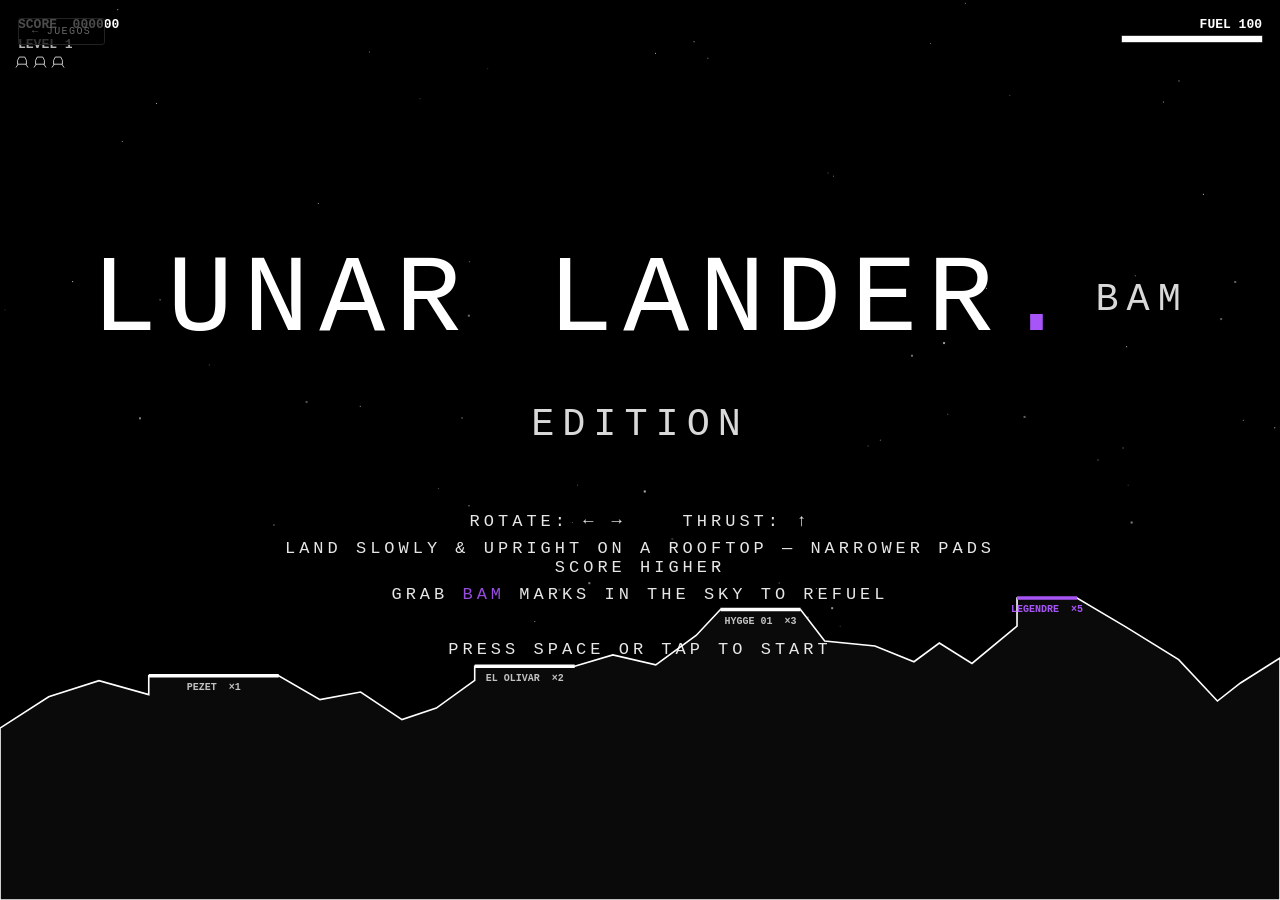
<file: bamboy/lander.html>
<!DOCTYPE html>
<html lang="en">
<head>
<meta charset="UTF-8" />
<meta http-equiv="Cache-Control" content="no-store" />
<meta name="viewport" content="width=device-width, initial-scale=1, viewport-fit=cover, user-scalable=no" />
<meta name="theme-color" content="#0E0E10" />
<title>LUNAR LANDER / BAM</title>
<style>
  html, body {
    margin: 0; padding: 0;
    background: #000;
    overflow: hidden;
    height: 100%; width: 100%;
    font-family: 'Courier New', monospace;
    color: #fff;
    user-select: none;
    -webkit-user-select: none;
    -webkit-tap-highlight-color: transparent;
    overscroll-behavior: none;
    touch-action: none;
  }
  body {
    padding: env(safe-area-inset-top) env(safe-area-inset-right) env(safe-area-inset-bottom) env(safe-area-inset-left);
    box-sizing: border-box;
  }
  #game { display: block; background: #000; width: 100vw; height: 100vh; }
  #overlay {
    position: fixed;
    inset: 0;
    display: flex;
    flex-direction: column;
    align-items: center;
    justify-content: center;
    text-align: center;
    pointer-events: none;
    letter-spacing: 4px;
    padding: 24px;
    box-sizing: border-box;
  }
  #overlay h1 {
    font-size: clamp(44px, 9vw, 110px);
    margin: 0 0 20px;
    letter-spacing: 10px;
    font-weight: 400;
  }
  #overlay p {
    font-size: clamp(12px, 1.8vw, 17px);
    margin: 4px 0;
    opacity: 0.9;
    max-width: 720px;
  }
  #overlay .blink {
    margin-top: 32px;
    animation: blink 1s steps(2, start) infinite;
  }
  @keyframes blink { to { visibility: hidden; } }
  .hidden { display: none !important; }
  .purple { color: #A855F7; }

  /* On-screen controls for touch devices */
  #mobileControls {
    position: fixed;
    left: calc(16px + env(safe-area-inset-left, 0px));
    right: calc(16px + env(safe-area-inset-right, 0px));
    bottom: calc(18px + env(safe-area-inset-bottom, 0px));
    display: flex;
    justify-content: space-between;
    align-items: flex-end;
    gap: 12px;
    z-index: 5;
    pointer-events: none;
  }
  .mc-pad {
    display: flex;
    gap: 10px;
    pointer-events: none;
  }
  .mc-actions {
    display: flex;
    pointer-events: none;
  }
  .mc-btn {
    pointer-events: auto;
    width: 58px; height: 58px;
    border: 1.5px solid rgba(255, 255, 255, 0.55);
    background: rgba(0, 0, 0, 0.35);
    border-radius: 50%;
    color: rgba(255, 255, 255, 0.9);
    font-family: inherit;
    font-size: 22px;
    padding: 0;
    display: flex;
    align-items: center;
    justify-content: center;
    touch-action: manipulation;
    user-select: none;
    -webkit-user-select: none;
    backdrop-filter: blur(3px);
    -webkit-backdrop-filter: blur(3px);
    transition: background 0.08s ease, transform 0.08s ease;
    cursor: pointer;
  }
  .mc-btn.thrust {
    width: 82px; height: 82px;
    font-size: 13px;
    letter-spacing: 3px;
  }
  .mc-btn.active {
    background: rgba(168, 85, 247, 0.28);
    border-color: #A855F7;
    transform: scale(0.94);
  }

  #back-btn {
    position: fixed; top: 18px; left: 18px; z-index: 100;
    background: rgba(0,0,0,0.7); border: 1px solid #222;
    color: #666; font-family: 'Courier New', monospace;
    font-size: 10px; letter-spacing: 0.14em; text-transform: uppercase;
    padding: 7px 13px; cursor: pointer; border-radius: 3px;
    transition: color 0.15s, border-color 0.15s;
  }
  #back-btn:hover { color: #fff; border-color: #555; }
</style>
</head>
<body>
<canvas id="game"></canvas>
<button id="back-btn" onclick="history.back()">← Juegos</button>

<div id="mobileControls" class="hidden">
  <div class="mc-pad">
    <button class="mc-btn" data-key="ArrowLeft" aria-label="Rotate left">◀</button>
    <button class="mc-btn" data-key="ArrowRight" aria-label="Rotate right">▶</button>
  </div>
  <div class="mc-actions">
    <button class="mc-btn thrust" data-key="ArrowUp" aria-label="Thrust">THRUST</button>
  </div>
</div>

<div id="overlay">
  <h1 id="title">LUNAR LANDER<span class="purple">.</span><small style="font-size:0.35em;letter-spacing:8px;vertical-align:middle;margin-left:16px;opacity:0.85;">BAM EDITION</small></h1>
  <p id="sub1">ROTATE: &larr; &rarr; &nbsp;&nbsp; THRUST: &uarr;</p>
  <p id="sub2">LAND SLOWLY &amp; UPRIGHT ON A ROOFTOP &mdash; NARROWER PADS SCORE HIGHER</p>
  <p id="sub3">GRAB <span class="purple">BAM</span> MARKS IN THE SKY TO REFUEL</p>
  <p class="blink" id="prompt">PRESS SPACE OR TAP TO START</p>
</div>

<script>
(() => {
  const canvas = document.getElementById('game');
  const ctx = canvas.getContext('2d');
  const overlay = document.getElementById('overlay');
  const title = document.getElementById('title');
  const sub1 = document.getElementById('sub1');
  const sub2 = document.getElementById('sub2');
  const sub3 = document.getElementById('sub3');
  const prompt = document.getElementById('prompt');
  const mobileControls = document.getElementById('mobileControls');

  const BAM = '#A855F7';
  const PROJECTS = [
    'LARCO 1036', 'EL OLIVAR', 'PEZET', 'MAGDALENA',
    'SA-01', 'LEGENDRE', 'SOL LA MOLINA', 'HYGGE 01',
  ];

  // Physics tuning
  const GRAVITY = 0.035;
  const THRUST = 0.11;
  const FUEL_USE = 0.35;
  const ROT_SPEED = 0.055;
  const LAND_MAX_VY = 1.6;
  const LAND_MAX_VX = 1.1;
  const LAND_MAX_ANGLE = 0.20; // radians (~11.5°)

  let W = 0, H = 0, DPR = Math.max(1, window.devicePixelRatio || 1);
  function resize() {
    W = document.documentElement.clientWidth;
    H = document.documentElement.clientHeight;
    canvas.width = W * DPR; canvas.height = H * DPR;
    canvas.style.width = W + 'px'; canvas.style.height = H + 'px';
    ctx.setTransform(DPR, 0, 0, DPR, 0, 0);
  }
  window.addEventListener('resize', resize);
  window.addEventListener('orientationchange', () => setTimeout(resize, 100));
  resize();

  // --- Audio (Web Audio synthesis) ---
  let AC = null;
  function audio() {
    if (!AC) {
      try { AC = new (window.AudioContext || window.webkitAudioContext)(); }
      catch (e) { AC = null; }
    }
    return AC;
  }
  function beep(freq, dur, type = 'square', vol = 0.08, slide = 0) {
    const a = audio(); if (!a) return;
    const o = a.createOscillator();
    const g = a.createGain();
    o.type = type;
    o.frequency.setValueAtTime(freq, a.currentTime);
    if (slide) o.frequency.exponentialRampToValueAtTime(Math.max(40, freq + slide), a.currentTime + dur);
    g.gain.setValueAtTime(vol, a.currentTime);
    g.gain.exponentialRampToValueAtTime(0.0001, a.currentTime + dur);
    o.connect(g).connect(a.destination);
    o.start();
    o.stop(a.currentTime + dur);
  }
  function noise(dur, vol = 0.15) {
    const a = audio(); if (!a) return;
    const buf = a.createBuffer(1, Math.max(1, Math.floor(a.sampleRate * dur)), a.sampleRate);
    const data = buf.getChannelData(0);
    for (let i = 0; i < data.length; i++) data[i] = (Math.random() * 2 - 1) * (1 - i / data.length);
    const src = a.createBufferSource();
    const g = a.createGain(); g.gain.value = vol;
    src.buffer = buf;
    src.connect(g).connect(a.destination);
    src.start();
  }
  const SND = {
    thrust: () => beep(60 + Math.random() * 20, 0.06, 'sawtooth', 0.03),
    land: () => { beep(520, 0.1, 'sine', 0.09); setTimeout(() => beep(780, 0.14, 'sine', 0.09), 90); setTimeout(() => beep(1040, 0.18, 'sine', 0.09), 200); },
    crash: () => { noise(0.5, 0.22); beep(120, 0.3, 'triangle', 0.1, -80); },
    fuelLow: () => beep(880, 0.05, 'square', 0.04, -200),
    bam: () => { beep(523, 0.08, 'square', 0.08); setTimeout(() => beep(659, 0.08, 'square', 0.08), 70); setTimeout(() => beep(784, 0.14, 'square', 0.09), 140); },
    bonus: (n) => { const notes = [392, 523, 659, 784, 988]; for (let i = 0; i < Math.min(5, n); i++) setTimeout(() => beep(notes[i], 0.1, 'square', 0.08), i * 80); },
  };

  // --- State ---
  const state = {
    mode: 'title',
    lander: null,
    terrain: [],     // array of {x, y}
    pads: [],        // array of {x1, x2, y, multiplier, name, bam}
    particles: [],
    stars: [],
    bamMark: null,
    bamTimer: 0,
    score: 0,
    fuel: 100,
    lives: 3,
    level: 1,
    resultTimer: 0,
    lastResult: null, // {kind:'landed'|'crashed', bonus?, pad?}
    fuelLowBeepTimer: 0,
  };

  const keys = {};

  // --- Setup helpers ---
  function makeStars() {
    const count = Math.max(40, Math.floor((W * H) / 18000));
    const stars = [];
    for (let i = 0; i < count; i++) {
      stars.push({
        x: Math.random() * W,
        y: Math.random() * H * 0.7, // stars only in the upper sky
        brightness: 0.2 + Math.random() * 0.6,
        layer: Math.random() < 0.3 ? 1 : 0,
      });
    }
    return stars;
  }

  function makeLander() {
    return {
      x: W * (0.25 + Math.random() * 0.5),
      y: 80,
      vx: (Math.random() - 0.5) * 1.2,
      vy: 0.1,
      angle: 0,
      thrusting: false,
      alive: true,
      landed: false,
      w: 16, h: 18,
    };
  }

  // Generate a jagged skyline with 2-4 landing pads
  function generateTerrain(level) {
    const baseline = H * 0.78;
    const minY = H * 0.35;
    const maxY = H * 0.92;
    const terrain = [];
    const pads = [];

    // How many pads this level? 3 on level 1, gradually fewer/narrower on higher levels.
    const padCount = Math.max(2, 4 - Math.floor((level - 1) / 2));
    // Pick x positions for pads, spaced across the width
    const slots = [];
    const margin = 80;
    for (let i = 0; i < padCount; i++) {
      const t = (i + 0.5) / padCount;
      slots.push(margin + t * (W - margin * 2) + (Math.random() - 0.5) * 60);
    }

    // Assign projects + widths + multipliers
    const projects = [...PROJECTS].sort(() => Math.random() - 0.5);
    const padInfo = slots.map((cx, i) => {
      const widthTiers = [
        [130, 1], [100, 2], [80, 3], [60, 5], [48, 8],
      ];
      const tierIdx = Math.min(widthTiers.length - 1, i + Math.floor((level - 1) / 2));
      const [baseW, mult] = widthTiers[tierIdx];
      const padW = baseW - Math.min(20, (level - 1) * 3);
      return {
        cx,
        w: Math.max(40, padW),
        multiplier: mult,
        name: projects[i % projects.length],
        bam: false,
      };
    });
    let maxMult = -1, maxIdx = 0;
    padInfo.forEach((p, i) => { if (p.multiplier > maxMult) { maxMult = p.multiplier; maxIdx = i; } });
    padInfo[maxIdx].bam = true;

    let x = 0;
    let y = baseline + (Math.random() - 0.5) * 60;
    terrain.push({ x: 0, y });

    for (let i = 0; i < padInfo.length; i++) {
      const p = padInfo[i];
      const x1 = Math.max(x + 20, p.cx - p.w / 2);
      const x2 = x1 + p.w;
      while (x < x1 - 30) {
        const step = 20 + Math.random() * 40;
        const nx = Math.min(x1, x + step);
        const delta = (Math.random() - 0.5) * 90;
        y = Math.max(minY, Math.min(maxY, y + delta));
        terrain.push({ x: nx, y });
        x = nx;
      }
      const padY = Math.max(minY + 20, Math.min(maxY - 40, y - 10 - Math.random() * 30));
      terrain.push({ x: x1, y: padY });
      terrain.push({ x: x2, y: padY });
      pads.push({ x1, x2, y: padY, multiplier: p.multiplier, name: p.name, bam: p.bam });
      x = x2;
      y = padY;
    }

    while (x < W) {
      const step = 20 + Math.random() * 40;
      const nx = Math.min(W, x + step);
      const delta = (Math.random() - 0.5) * 90;
      y = Math.max(minY, Math.min(maxY, y + delta));
      terrain.push({ x: nx, y });
      x = nx;
    }
    terrain.push({ x: W, y });

    return { terrain, pads };
  }

  function surfaceYAt(x) {
    const t = state.terrain;
    if (!t.length) return H;
    if (x <= t[0].x) return t[0].y;
    if (x >= t[t.length - 1].x) return t[t.length - 1].y;
    let lo = 0, hi = t.length - 1;
    while (hi - lo > 1) {
      const mid = (lo + hi) >> 1;
      if (t[mid].x <= x) lo = mid; else hi = mid;
    }
    const a = t[lo], b = t[hi];
    const f = (x - a.x) / (b.x - a.x);
    return a.y + (b.y - a.y) * f;
  }

  function padAt(x) {
    for (const p of state.pads) {
      if (x >= p.x1 && x <= p.x2) return p;
    }
    return null;
  }

  // --- Game flow ---
  function startGame() {
    state.mode = 'play';
    state.score = 0;
    state.level = 1;
    state.lives = 3;
    state.fuel = 100;
    state.particles = [];
    state.bamMark = null;
    state.bamTimer = 900 + Math.random() * 600;
    state.resultTimer = 0;
    state.lastResult = null;
    state.stars = makeStars();
    const t = generateTerrain(state.level);
    state.terrain = t.terrain;
    state.pads = t.pads;
    state.lander = makeLander();
    overlay.classList.add('hidden');
    setMobileControlsVisible(true);
    audio();
  }

  function nextLevel() {
    state.level += 1;
    state.fuel = Math.min(100, state.fuel + 30);
    state.particles = [];
    state.bamMark = null;
    state.bamTimer = 900 + Math.random() * 600;
    state.resultTimer = 0;
    state.lastResult = null;
    const t = generateTerrain(state.level);
    state.terrain = t.terrain;
    state.pads = t.pads;
    state.lander = makeLander();
  }

  function respawn() {
    state.particles = [];
    state.fuel = Math.max(40, state.fuel);
    state.resultTimer = 0;
    state.lastResult = null;
    state.lander = makeLander();
  }

  function gameOver() {
    state.mode = 'gameover';
    title.textContent = 'GAME OVER';
    sub1.innerHTML = `FINAL SCORE <span class="purple">${String(state.score).padStart(6, '0')}</span>`;
    sub2.innerHTML = `REACHED LEVEL ${state.level}`;
    sub3.innerHTML = '&nbsp;';
    prompt.textContent = 'PRESS SPACE OR TAP TO PLAY AGAIN';
    overlay.classList.remove('hidden');
    setMobileControlsVisible(false);
  }

  function addParticle(x, y, vx, vy, life, color) {
    state.particles.push({ x, y, vx, vy, life, maxLife: life, color });
  }
  function emitExhaust(L) {
    const nx = Math.sin(L.angle), ny = -Math.cos(L.angle);
    const ex = -nx, ey = -ny;
    const baseX = L.x + ex * 9;
    const baseY = L.y + ey * 9;
    for (let i = 0; i < 3; i++) {
      const spread = (Math.random() - 0.5) * 0.7;
      const cs = Math.cos(spread), sn = Math.sin(spread);
      const vxE = (ex * cs - ey * sn) * (2 + Math.random() * 1.5);
      const vyE = (ex * sn + ey * cs) * (2 + Math.random() * 1.5);
      addParticle(
        baseX + (Math.random() - 0.5) * 3,
        baseY + (Math.random() - 0.5) * 3,
        L.vx * 0.3 + vxE,
        L.vy * 0.3 + vyE,
        18 + Math.random() * 14,
        i === 0 ? BAM : '#fff',
      );
    }
  }
  function emitExplosion(x, y) {
    for (let i = 0; i < 40; i++) {
      const a = Math.random() * Math.PI * 2;
      const v = Math.random() * 4 + 1;
      addParticle(x, y, Math.cos(a) * v, Math.sin(a) * v, 40 + Math.random() * 30, Math.random() < 0.5 ? '#fff' : BAM);
    }
  }
  function emitLandingDust(x, y) {
    for (let i = 0; i < 18; i++) {
      const a = (-Math.PI / 2) + (Math.random() - 0.5) * Math.PI;
      const v = Math.random() * 1.6 + 0.4;
      addParticle(x + (Math.random() - 0.5) * 12, y, Math.cos(a) * v, Math.sin(a) * v * 0.4, 30 + Math.random() * 20, 'rgba(200,200,200,0.9)');
    }
  }

  function spawnBamMark() {
    const fromLeft = Math.random() < 0.5;
    return {
      x: fromLeft ? -30 : W + 30,
      y: 60 + Math.random() * (H * 0.45),
      vx: (fromLeft ? 1 : -1) * 0.8,
      vy: 0,
      a: 0,
      rot: (Math.random() < 0.5 ? -1 : 1) * 0.004,
      w: 88, h: 40,
      pulse: 0,
      spawnAnim: 0,
    };
  }

  // --- Landing check ---
  function checkLanding() {
    const L = state.lander;
    if (!L.alive || L.landed) return;
    const surfY = surfaceYAt(L.x);
    const bottomY = L.y + L.h / 2;
    if (bottomY < surfY) return;

    const pad = padAt(L.x);
    const isOnPad = pad && Math.abs(L.y + L.h / 2 - pad.y) < 10;

    let ang = ((L.angle + Math.PI) % (Math.PI * 2)) - Math.PI;
    if (ang < -Math.PI) ang += Math.PI * 2;

    const softEnough = Math.abs(L.vy) <= LAND_MAX_VY && Math.abs(L.vx) <= LAND_MAX_VX;
    const uprightEnough = Math.abs(ang) <= LAND_MAX_ANGLE;

    if (isOnPad && softEnough && uprightEnough) {
      L.landed = true;
      L.vx = 0; L.vy = 0;
      L.y = pad.y - L.h / 2;
      L.angle = 0;

      const fuelBonus = Math.floor(state.fuel * 2);
      const padBonus = pad.multiplier * 100;
      const preciseBonus = Math.floor(150 * (1 - (Math.abs(L.vx) / LAND_MAX_VX + Math.abs(L.vy) / LAND_MAX_VY) / 2));
      const total = padBonus * pad.multiplier + fuelBonus + Math.max(0, preciseBonus);

      state.score += total;
      state.lastResult = {
        kind: 'landed',
        pad,
        breakdown: {
          padBonus: padBonus * pad.multiplier,
          fuelBonus,
          preciseBonus: Math.max(0, preciseBonus),
          total,
        },
      };
      state.resultTimer = 180;
      emitLandingDust(L.x, pad.y);
      SND.land();
      setTimeout(() => SND.bonus(pad.multiplier), 400);
    } else {
      L.alive = false;
      emitExplosion(L.x, L.y);
      SND.crash();
      state.lives -= 1;
      state.lastResult = {
        kind: 'crashed',
        reason: !isOnPad ? 'MISSED THE PAD' : (!softEnough ? 'TOO FAST' : 'BAD ANGLE'),
      };
      state.resultTimer = 180;
    }
  }

  // --- Update ---
  function update() {
    if (state.mode !== 'play') return;
    const L = state.lander;

    if (state.resultTimer > 0) {
      state.resultTimer -= 1;
      if (state.resultTimer === 0) {
        if (state.lastResult && state.lastResult.kind === 'landed') {
          nextLevel();
        } else {
          if (state.lives < 0) gameOver();
          else respawn();
        }
      }
    }

    if (L && L.alive && !L.landed) {
      if (keys['ArrowLeft'] || keys['KeyA']) L.angle -= ROT_SPEED;
      if (keys['ArrowRight'] || keys['KeyD']) L.angle += ROT_SPEED;

      L.thrusting = false;
      if ((keys['ArrowUp'] || keys['KeyW']) && state.fuel > 0) {
        const tx = Math.sin(L.angle) * THRUST;
        const ty = -Math.cos(L.angle) * THRUST;
        L.vx += tx;
        L.vy += ty;
        state.fuel = Math.max(0, state.fuel - FUEL_USE);
        L.thrusting = true;
        emitExhaust(L);
        if (Math.random() < 0.4) SND.thrust();
      }

      L.vy += GRAVITY;

      L.x += L.vx;
      L.y += L.vy;

      if (L.x < -10) L.x = W + 10;
      if (L.x > W + 10) L.x = -10;

      if (state.fuel < 15 && state.fuel > 0) {
        state.fuelLowBeepTimer -= 1;
        if (state.fuelLowBeepTimer <= 0) {
          SND.fuelLow();
          state.fuelLowBeepTimer = 30;
        }
      }

      checkLanding();
    }

    if (state.bamMark) {
      const M = state.bamMark;
      M.x += M.vx; M.y += M.vy;
      M.a += M.rot;
      M.pulse += 0.08;
      if (M.spawnAnim < 1) M.spawnAnim = Math.min(1, M.spawnAnim + 0.03);
      if (L && L.alive && !L.landed) {
        if (Math.hypot(M.x - L.x, M.y - L.y) < 32) {
          state.fuel = Math.min(100, state.fuel + 45);
          state.score += 250;
          state.bamMark = null;
          state.bamTimer = 1800 + Math.random() * 900;
          SND.bam();
          for (let i = 0; i < 20; i++) {
            const a = Math.random() * Math.PI * 2;
            const v = Math.random() * 2.5 + 0.5;
            addParticle(L.x, L.y, Math.cos(a) * v, Math.sin(a) * v, 40 + Math.random() * 20, BAM);
          }
        }
      }
      if (M.x < -60 || M.x > W + 60) state.bamMark = null;
    } else {
      state.bamTimer -= 1;
      if (state.bamTimer <= 0 && L && L.alive && !L.landed) {
        state.bamMark = spawnBamMark();
      }
    }

    for (const p of state.particles) {
      p.x += p.vx; p.y += p.vy; p.life -= 1;
    }
    state.particles = state.particles.filter(p => p.life > 0);
  }

  // --- Render ---
  function drawStars() {
    for (const s of state.stars) {
      ctx.globalAlpha = s.brightness;
      ctx.fillStyle = '#fff';
      const sz = s.layer === 1 ? 2 : 1;
      ctx.fillRect(s.x, s.y, sz, sz);
    }
    ctx.globalAlpha = 1;
  }

  function drawTerrain() {
    ctx.strokeStyle = '#fff';
    ctx.fillStyle = '#0A0A0A';
    ctx.lineWidth = 1.6;
    ctx.beginPath();
    ctx.moveTo(0, H);
    ctx.lineTo(state.terrain[0].x, state.terrain[0].y);
    for (let i = 1; i < state.terrain.length; i++) {
      ctx.lineTo(state.terrain[i].x, state.terrain[i].y);
    }
    ctx.lineTo(W, H);
    ctx.closePath();
    ctx.fill();
    ctx.stroke();

    for (const p of state.pads) {
      ctx.strokeStyle = p.bam ? BAM : '#fff';
      ctx.lineWidth = 3.5;
      ctx.beginPath();
      ctx.moveTo(p.x1, p.y);
      ctx.lineTo(p.x2, p.y);
      ctx.stroke();

      ctx.fillStyle = p.bam ? BAM : 'rgba(255,255,255,0.75)';
      ctx.font = '600 10px "Courier New", monospace';
      ctx.textAlign = 'center';
      ctx.textBaseline = 'top';
      ctx.fillText(`${p.name}  ×${p.multiplier}`, (p.x1 + p.x2) / 2, p.y + 7);
    }
  }

  function drawLander(L) {
    if (!L) return;
    ctx.save();
    ctx.translate(L.x, L.y);
    ctx.rotate(L.angle);
    ctx.strokeStyle = '#fff';
    ctx.fillStyle = '#000';
    ctx.lineWidth = 1.6;
    ctx.lineJoin = 'round';
    ctx.lineCap = 'round';
    ctx.beginPath();
    ctx.moveTo(-5, -9);
    ctx.lineTo(5, -9);
    ctx.lineTo(8, -3);
    ctx.lineTo(8, 4);
    ctx.lineTo(-8, 4);
    ctx.lineTo(-8, -3);
    ctx.closePath();
    ctx.fill();
    ctx.stroke();
    ctx.beginPath();
    ctx.arc(0, -9, 3, Math.PI, 0);
    ctx.stroke();
    ctx.beginPath();
    ctx.moveTo(-7, 4); ctx.lineTo(-11, 11); ctx.lineTo(-13, 11);
    ctx.moveTo(7, 4); ctx.lineTo(11, 11); ctx.lineTo(13, 11);
    ctx.stroke();
    if (L.thrusting) {
      const flicker = 8 + Math.random() * 10;
      ctx.fillStyle = BAM;
      ctx.strokeStyle = BAM;
      ctx.beginPath();
      ctx.moveTo(-3, 4);
      ctx.lineTo(0, 4 + flicker);
      ctx.lineTo(3, 4);
      ctx.closePath();
      ctx.fill();
      ctx.fillStyle = '#fff';
      ctx.beginPath();
      ctx.moveTo(-1.5, 4);
      ctx.lineTo(0, 4 + flicker * 0.6);
      ctx.lineTo(1.5, 4);
      ctx.closePath();
      ctx.fill();
    }
    ctx.restore();
  }

  function drawBamMark(M) {
    ctx.save();
    ctx.translate(M.x, M.y);
    ctx.rotate(M.a);
    const spawn = M.spawnAnim;
    const pulse = (1 + Math.sin(M.pulse) * 0.05) * (0.5 + 0.5 * spawn);
    ctx.scale(pulse, pulse);
    const w = M.w / 2, h = M.h / 2;
    ctx.strokeStyle = BAM;
    ctx.globalAlpha = 0.25 * spawn;
    ctx.lineWidth = 1;
    ctx.strokeRect(-w - 5, -h - 5, M.w + 10, M.h + 10);
    ctx.globalAlpha = spawn;
    ctx.lineWidth = 2.2;
    ctx.strokeRect(-w, -h, M.w, M.h);
    ctx.fillStyle = BAM;
    ctx.fillRect(-w, -h, M.w, 3);
    ctx.font = '700 22px "Courier New", monospace';
    ctx.textAlign = 'center';
    ctx.textBaseline = 'middle';
    ctx.fillText('BAM', 0, 3);
    ctx.globalAlpha = 1;
    ctx.restore();
  }

  function drawParticles() {
    for (const p of state.particles) {
      const alpha = Math.min(1, p.life / (p.maxLife * 0.5));
      ctx.globalAlpha = alpha;
      ctx.fillStyle = p.color || '#fff';
      ctx.fillRect(p.x - 1, p.y - 1, 2, 2);
    }
    ctx.globalAlpha = 1;
  }

  function drawHUD() {
    const L = state.lander;
    ctx.save();
    ctx.font = '600 13px "Courier New", monospace';
    ctx.textBaseline = 'top';
    ctx.textAlign = 'left';

    ctx.fillStyle = '#fff';
    ctx.fillText('SCORE  ' + String(state.score).padStart(6, '0'), 18, 18);
    ctx.globalAlpha = 0.7;
    ctx.fillText('LEVEL ' + state.level, 18, 38);
    ctx.globalAlpha = 1;

    for (let i = 0; i < state.lives; i++) {
      ctx.save();
      ctx.translate(22 + i * 18, 62);
      ctx.scale(0.55, 0.55);
      ctx.strokeStyle = '#fff';
      ctx.lineWidth = 1.4;
      ctx.beginPath();
      ctx.moveTo(-5, -9); ctx.lineTo(5, -9); ctx.lineTo(8, -3);
      ctx.lineTo(8, 4); ctx.lineTo(-8, 4); ctx.lineTo(-8, -3); ctx.closePath();
      ctx.stroke();
      ctx.beginPath();
      ctx.moveTo(-7, 4); ctx.lineTo(-11, 10);
      ctx.moveTo(7, 4); ctx.lineTo(11, 10);
      ctx.stroke();
      ctx.restore();
    }

    ctx.textAlign = 'right';
    const rightX = W - 18;

    const fuelColor = state.fuel > 30 ? '#fff' : state.fuel > 10 ? '#E5C044' : '#FF5557';
    ctx.fillStyle = fuelColor;
    ctx.fillText('FUEL ' + String(Math.floor(state.fuel)).padStart(3, '0'), rightX, 18);
    const barW = 140, barH = 6;
    const barX = rightX - barW, barY = 36;
    ctx.strokeStyle = 'rgba(255,255,255,0.4)';
    ctx.lineWidth = 1;
    ctx.strokeRect(barX, barY, barW, barH);
    ctx.fillStyle = fuelColor;
    ctx.fillRect(barX, barY, barW * (state.fuel / 100), barH);

    if (L) {
      const vx = L.vx, vy = L.vy;
      const vxOk = Math.abs(vx) <= LAND_MAX_VX;
      const vyOk = Math.abs(vy) <= LAND_MAX_VY;
      ctx.font = '600 12px "Courier New", monospace';
      ctx.fillStyle = vxOk ? '#7FE68B' : '#FF5557';
      ctx.fillText('H-VEL ' + (vx >= 0 ? '+' : '') + vx.toFixed(2), rightX, 52);
      ctx.fillStyle = vyOk ? '#7FE68B' : '#FF5557';
      ctx.fillText('V-VEL ' + (vy >= 0 ? '+' : '') + vy.toFixed(2), rightX, 68);

      const alt = Math.max(0, Math.floor(surfaceYAt(L.x) - (L.y + L.h / 2)));
      ctx.fillStyle = 'rgba(255,255,255,0.85)';
      ctx.fillText('ALT   ' + String(alt).padStart(4, '0'), rightX, 84);
    }

    ctx.restore();

    if (state.resultTimer > 0 && state.lastResult) {
      const r = state.lastResult;
      ctx.save();
      ctx.textAlign = 'center';
      ctx.textBaseline = 'middle';
      if (r.kind === 'landed') {
        ctx.fillStyle = BAM;
        ctx.font = '700 42px "Courier New", monospace';
        ctx.fillText('SAFE LANDING', W / 2, H / 2 - 30);
        ctx.fillStyle = '#fff';
        ctx.font = '600 14px "Courier New", monospace';
        const bd = r.breakdown;
        ctx.fillText(`${r.pad.name} ×${r.pad.multiplier}  →  ${bd.padBonus}`, W / 2, H / 2 + 6);
        ctx.fillText(`FUEL BONUS ${bd.fuelBonus}   PRECISION ${bd.preciseBonus}`, W / 2, H / 2 + 26);
        ctx.fillStyle = BAM;
        ctx.font = '700 18px "Courier New", monospace';
        ctx.fillText('+' + bd.total, W / 2, H / 2 + 54);
      } else {
        ctx.fillStyle = '#FF5557';
        ctx.font = '700 42px "Courier New", monospace';
        ctx.fillText('CRASHED', W / 2, H / 2 - 20);
        ctx.fillStyle = 'rgba(255,255,255,0.85)';
        ctx.font = '600 14px "Courier New", monospace';
        ctx.fillText(r.reason || '', W / 2, H / 2 + 14);
      }
      ctx.restore();
    }
  }

  function render() {
    ctx.fillStyle = '#000';
    ctx.fillRect(0, 0, W, H);
    drawStars();
    drawTerrain();
    if (state.bamMark) drawBamMark(state.bamMark);
    drawParticles();
    drawLander(state.lander);
    drawHUD();
  }

  function loop() {
    update();
    render();
    requestAnimationFrame(loop);
  }
  requestAnimationFrame(loop);

  window.addEventListener('keydown', e => {
    if (['ArrowUp','ArrowDown','ArrowLeft','ArrowRight',' ','Space'].includes(e.key)) e.preventDefault();
    keys[e.code] = true;
    if ((e.code === 'Space' || e.code === 'Enter') && !e.repeat) {
      if (state.mode === 'title' || state.mode === 'gameover') startGame();
    }
  }, { passive: false });
  window.addEventListener('keyup', e => { keys[e.code] = false; });

  canvas.addEventListener('touchstart', (e) => {
    e.preventDefault();
    if (state.mode !== 'play') startGame();
  }, { passive: false });

  const isTouchDevice = window.matchMedia('(pointer: coarse)').matches || ('ontouchstart' in window);
  function setMobileControlsVisible(visible) {
    if (!isTouchDevice) return;
    mobileControls.classList.toggle('hidden', !visible);
  }
  if (isTouchDevice) {
    setMobileControlsVisible(true);

    const releaseAll = () => {
      mobileControls.querySelectorAll('[data-key]').forEach(b => {
        keys[b.dataset.key] = false;
        b.classList.remove('active');
      });
    };

    mobileControls.querySelectorAll('[data-key]').forEach(btn => {
      const code = btn.dataset.key;
      const down = (e) => {
        e.preventDefault();
        if (state.mode !== 'play') { startGame(); return; }
        keys[code] = true;
        btn.classList.add('active');
      };
      const up = (e) => {
        if (e) e.preventDefault();
        keys[code] = false;
        btn.classList.remove('active');
      };
      btn.addEventListener('touchstart', down, { passive: false });
      btn.addEventListener('touchend', up, { passive: false });
      btn.addEventListener('touchcancel', up, { passive: false });
      btn.addEventListener('mousedown', down);
      btn.addEventListener('mouseup', up);
      btn.addEventListener('mouseleave', up);
    });
    window.addEventListener('blur', releaseAll);
    document.addEventListener('visibilitychange', () => { if (document.hidden) releaseAll(); });
  }

  state.stars = makeStars();
  const t0 = generateTerrain(1);
  state.terrain = t0.terrain;
  state.pads = t0.pads;
})();
</script>

<script>
/* BAMboy: botones fisicos -> teclas sinteticas. A = THRUST (rafaga larga), giros finos */
(function(){
  var MAP = {a:['ArrowUp',420], up:['ArrowUp',420], left:['ArrowLeft',160], right:['ArrowRight',160], b:['Space',120], start:['Enter',120], down:['ArrowDown',160]};
  var KEY = {ArrowUp:'ArrowUp',ArrowDown:'ArrowDown',ArrowLeft:'ArrowLeft',ArrowRight:'ArrowRight',Space:' ',Enter:'Enter'};
  var timers = {};
  window.addEventListener('message', function(e){
    var d = e.data;
    if (!d || d.bamboy !== 'btn') return;
    var m = MAP[d.btn]; if (!m) return;
    var code = m[0], hold = m[1];
    function ev(t){ return new KeyboardEvent(t, {code: code, key: KEY[code], bubbles: true, cancelable: true}); }
    document.dispatchEvent(ev('keydown'));
    clearTimeout(timers[code]);
    timers[code] = setTimeout(function(){ document.dispatchEvent(ev('keyup')); }, hold);
  });
})();
</script>
</body>
</html>
</file>
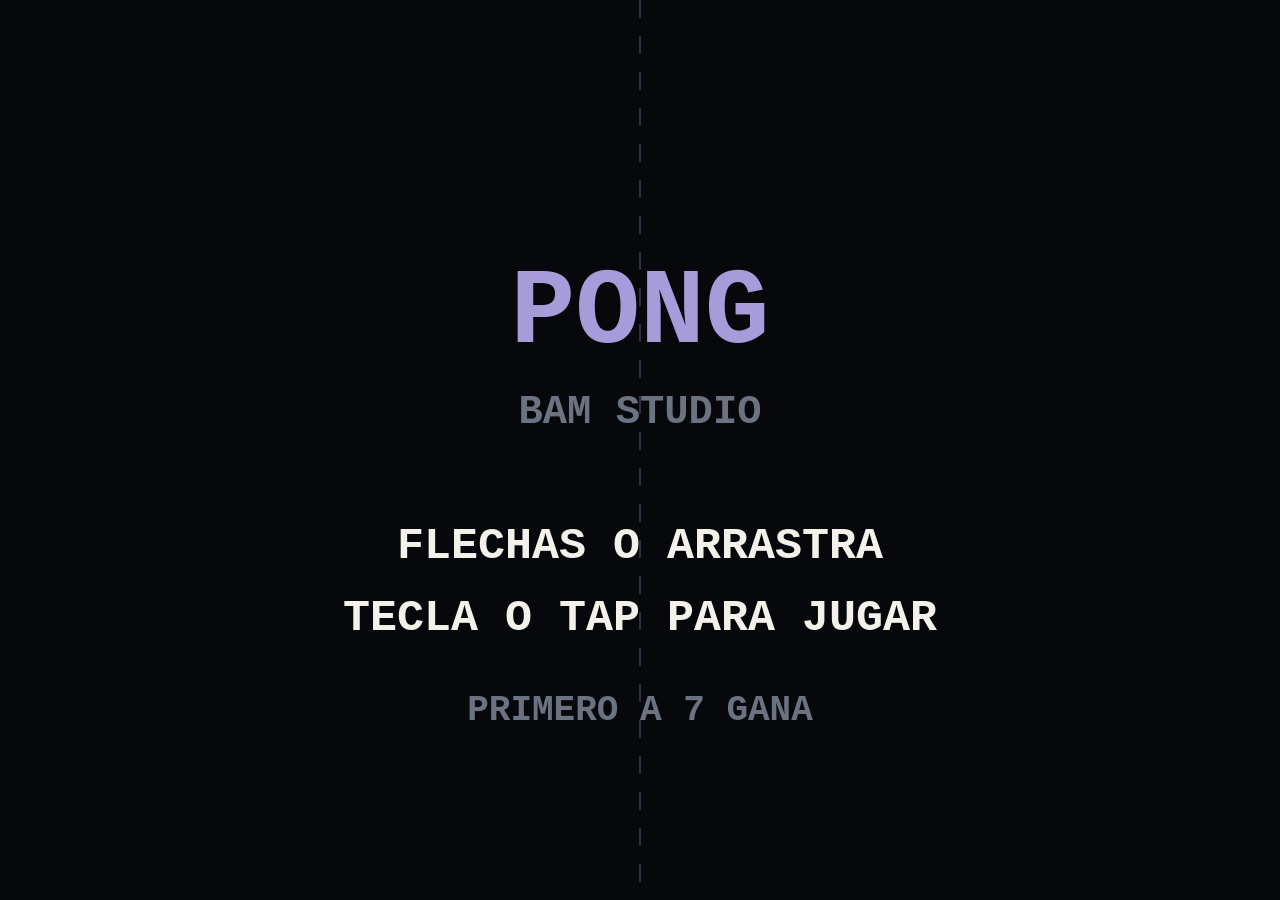
<file: bamboy/pong.html>
<!DOCTYPE html>
<html>
<head>
<meta charset="utf-8">
<meta name="viewport" content="width=device-width, initial-scale=1">
<title>PONG · BAMboy</title>
<style>
  html,body{-webkit-user-select:none;user-select:none;-webkit-touch-callout:none;-webkit-tap-highlight-color:rgba(0,0,0,0);touch-action:manipulation}
  html,body{margin:0;padding:0;width:100%;height:100%;background:#07080C;overflow:hidden}
  body{display:flex;align-items:center;justify-content:center}
  canvas{display:block;touch-action:none}
</style>
</head>
<body>
<canvas id="c"></canvas>
<script>
(() => {
  const cv = document.getElementById('c');
  const cx = cv.getContext('2d');
  const C = {
    bg: '#07080C', net: 'rgba(168,155,217,.25)',
    player: '#8b5cf6', cpu: '#5468e8', ball: '#F4F1EA',
    text: '#F4F1EA', dim: '#6B7280', accent: '#A89BD9', win: '#F4643B',
  };
  const WIN_SCORE = 7;
  let W = 400, H = 360;

  function resize() {
    const w = window.innerWidth || 400, h = window.innerHeight || 360;
    // 10:9 como la pantalla del BAMboy, ajustado a lo que haya
    const s = Math.min(w / 10, h / 9);
    W = Math.floor(s * 10); H = Math.floor(s * 9);
    cv.width = W; cv.height = H;
    cv.style.width = W + 'px'; cv.style.height = H + 'px';
    layout(); draw();
  }

  // --- audio ---
  let actx = null;
  function tone(freq, dur, vol, type) {
    try {
      actx = actx || new (window.AudioContext || window.webkitAudioContext)();
      if (actx.state === 'suspended') actx.resume();
      const o = actx.createOscillator(), g = actx.createGain();
      o.type = type || 'square'; o.frequency.value = freq;
      g.gain.setValueAtTime(0.0001, actx.currentTime);
      g.gain.exponentialRampToValueAtTime(vol, actx.currentTime + 0.01);
      g.gain.exponentialRampToValueAtTime(0.0001, actx.currentTime + dur);
      o.connect(g); g.connect(actx.destination);
      o.start(); o.stop(actx.currentTime + dur + 0.05);
    } catch (e) {}
  }

  // --- estado ---
  let state = 'title'; // title | play | point | over
  let pl, cpu, ball, scoreL, scoreR, keys = {}, raf = null, pointTimer = null;

  function layout() {
    const padH = H * .18, padW = Math.max(6, W * .02);
    pl = pl || {}; cpu = cpu || {};
    pl.w = padW; pl.h = padH; pl.x = padW * 2;
    cpu.w = padW; cpu.h = padH; cpu.x = W - padW * 3;
    if (pl.y == null) pl.y = (H - padH) / 2;
    if (cpu.y == null) cpu.y = (H - padH) / 2;
  }
  function newBall(towards) {
    const a = (Math.random() * .6 - .3) + (towards === 'left' ? Math.PI : 0);
    const v = W * .006;
    ball = {x: W / 2, y: H / 2, vx: Math.cos(a) * v, vy: Math.sin(a) * v, r: Math.max(4, W * .012), speed: v};
  }
  function startMatch() {
    scoreL = 0; scoreR = 0;
    pl.y = cpu.y = (H - pl.h) / 2;
    newBall(Math.random() < .5 ? 'left' : 'right');
    state = 'play';
    tone(659.25, .07, .07); tone(1046.5, .1, .07);
    if (!raf) tick();
  }

  function tick() {
    raf = requestAnimationFrame(tick);
    if (state !== 'play') { draw(); return; }
    // jugador con teclado
    const pv = H * .012;
    if (keys.up) pl.y -= pv;
    if (keys.down) pl.y += pv;
    pl.y = Math.max(0, Math.min(H - pl.h, pl.y));
    // CPU: sigue la bola con tope de velocidad (imbatible no es divertido)
    const cpuMax = H * .0082;
    const target = ball.y - cpu.h / 2;
    cpu.y += Math.max(-cpuMax, Math.min(cpuMax, target - cpu.y));
    cpu.y = Math.max(0, Math.min(H - cpu.h, cpu.y));
    // bola
    ball.x += ball.vx; ball.y += ball.vy;
    if (ball.y - ball.r < 0 && ball.vy < 0) { ball.vy *= -1; tone(440, .04, .05); }
    if (ball.y + ball.r > H && ball.vy > 0) { ball.vy *= -1; tone(440, .04, .05); }
    // paletas
    const hit = (p, dirRight) => {
      if (ball.y > p.y - ball.r && ball.y < p.y + p.h + ball.r) {
        const rel = ((ball.y - p.y) / p.h - .5) * 2;      // -1..1
        ball.speed = Math.min(ball.speed * 1.05, W * .014);
        const ang = rel * 1.0;                              // máx ~57°
        ball.vx = Math.cos(ang) * ball.speed * (dirRight ? 1 : -1);
        ball.vy = Math.sin(ang) * ball.speed;
        tone(880, .05, .08);
        return true;
      }
      return false;
    };
    if (ball.vx < 0 && ball.x - ball.r < pl.x + pl.w && ball.x - ball.r > pl.x && hit(pl, true)) ball.x = pl.x + pl.w + ball.r;
    if (ball.vx > 0 && ball.x + ball.r > cpu.x && ball.x + ball.r < cpu.x + cpu.w && hit(cpu, false)) ball.x = cpu.x - ball.r;
    // punto
    if (ball.x < -ball.r * 2) point('cpu');
    if (ball.x > W + ball.r * 2) point('player');
    draw();
  }
  function point(who) {
    if (who === 'player') { scoreL++; tone(1046.5, .12, .09); } else { scoreR++; tone(220, .2, .09, 'sawtooth'); }
    if (scoreL >= WIN_SCORE || scoreR >= WIN_SCORE) { state = 'over'; return; }
    state = 'point';
    clearTimeout(pointTimer);
    pointTimer = setTimeout(() => { newBall(who === 'player' ? 'right' : 'left'); state = 'play'; }, 900);
  }

  // --- render ---
  function text(str, y, size, color) {
    cx.fillStyle = color; cx.font = 'bold ' + size + 'px "Courier New",monospace';
    cx.textAlign = 'center'; cx.fillText(str, W / 2, y);
  }
  function draw() {
    cx.fillStyle = C.bg; cx.fillRect(0, 0, W, H);
    // red central
    cx.strokeStyle = C.net; cx.lineWidth = 2; cx.setLineDash([H * .02, H * .02]);
    cx.beginPath(); cx.moveTo(W / 2, 0); cx.lineTo(W / 2, H); cx.stroke(); cx.setLineDash([]);
    if (state !== 'title') {
      text(scoreL, H * .16, H * .1, C.dim); // marcador
      cx.save(); cx.translate(W * .25 - W / 2, 0); text(scoreL, H * .16, H * .1, C.accent); cx.restore();
      cx.save(); cx.translate(W * .75 - W / 2, 0); text(scoreR, H * .16, H * .1, C.dim); cx.restore();
      cx.fillStyle = C.bg; cx.fillRect(W / 2 - H * .06, H * .06, H * .12, H * .12); // limpia el del medio
      cx.fillStyle = C.player; cx.fillRect(pl.x, pl.y, pl.w, pl.h);
      cx.fillStyle = C.cpu; cx.fillRect(cpu.x, cpu.y, cpu.w, cpu.h);
      if (state !== 'over') { cx.fillStyle = C.ball; cx.fillRect(ball.x - ball.r, ball.y - ball.r, ball.r * 2, ball.r * 2); }
    }
    if (state === 'title') {
      text('PONG', H * .38, H * .12, C.accent);
      text('BAM STUDIO', H * .47, H * .045, C.dim);
      text('FLECHAS O ARRASTRA', H * .62, H * .05, C.text);
      text('TECLA O TAP PARA JUGAR', H * .70, H * .05, C.text);
      text('PRIMERO A ' + WIN_SCORE + ' GANA', H * .80, H * .04, C.dim);
    }
    if (state === 'over') {
      const won = scoreL > scoreR;
      cx.fillStyle = 'rgba(7,8,12,.75)'; cx.fillRect(0, 0, W, H);
      text(won ? 'GANASTE!' : 'GANA LA CPU', H * .42, H * .09, won ? C.accent : C.win);
      text(scoreL + ' - ' + scoreR, H * .54, H * .07, C.text);
      text('TECLA O TAP PARA REVANCHA', H * .66, H * .045, C.dim);
    }
  }

  // --- input ---
  window.addEventListener('keydown', e => {
    const k = e.key.toLowerCase();
    if (k === 'arrowup' || k === 'w') { e.preventDefault(); keys.up = true; }
    else if (k === 'arrowdown' || k === 's') { e.preventDefault(); keys.down = true; }
    if (state === 'title' || state === 'over') startMatch();
  });
  window.addEventListener('keyup', e => {
    const k = e.key.toLowerCase();
    if (k === 'arrowup' || k === 'w') keys.up = false;
    if (k === 'arrowdown' || k === 's') keys.down = false;
  });
  // mouse / touch: la paleta sigue el dedo
  let dragging = false;
  const toY = e => { const r = cv.getBoundingClientRect(); return (e.clientY - r.top) * (H / r.height); };
  window.addEventListener('pointerdown', e => {
    dragging = true;
    if (state === 'title' || state === 'over') startMatch();
    else pl.y = Math.max(0, Math.min(H - pl.h, toY(e) - pl.h / 2));
  });
  window.addEventListener('pointermove', e => {
    if (!dragging || state !== 'play') return;
    pl.y = Math.max(0, Math.min(H - pl.h, toY(e) - pl.h / 2));
  });
  window.addEventListener('pointerup', () => { dragging = false; });

  // botones físicos de la consola BAMboy (postMessage del padre)
  window.addEventListener('message', e => {
    const d = e.data;
    if (!d || d.bamboy !== 'btn') return;
    if (state === 'title' || state === 'over') { startMatch(); return; }
    if (state !== 'play') return;
    const step = H * .09;
    if (d.btn === 'up') pl.y = Math.max(0, pl.y - step);
    else if (d.btn === 'down') pl.y = Math.min(H - pl.h, pl.y + step);
  });

  window.addEventListener('resize', resize);
  try { window.focus(); } catch (e) {}
  resize();
  tick();
})();
</script>
</body>
</html>
</file>
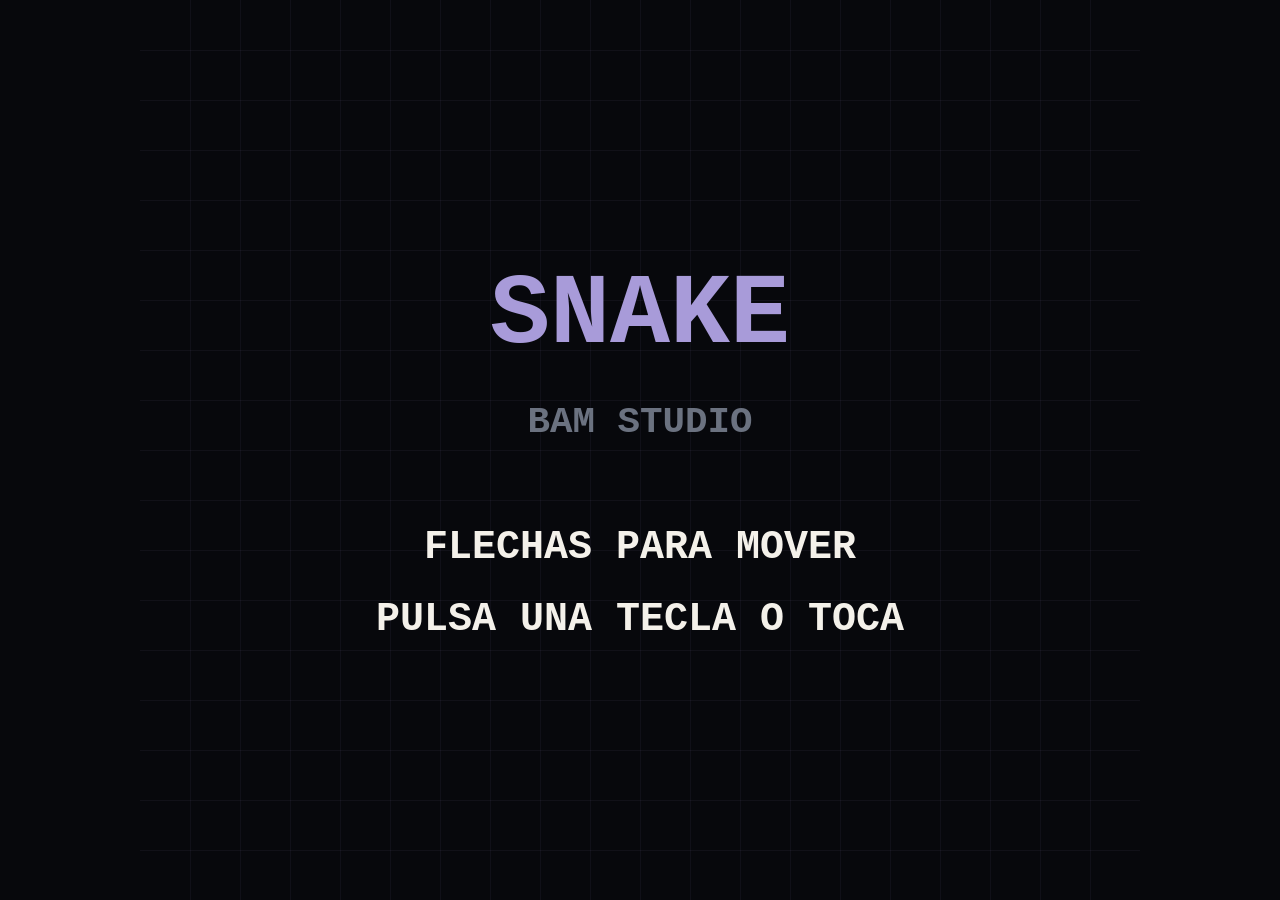
<file: bamboy/snake.html>
<!DOCTYPE html>
<html>
<head>
<meta charset="utf-8">
<meta name="viewport" content="width=device-width, initial-scale=1">
<title>SNAKE · BAMboy</title>
<style>
  html,body{-webkit-user-select:none;user-select:none;-webkit-touch-callout:none;-webkit-tap-highlight-color:rgba(0,0,0,0);touch-action:manipulation}
  html,body{margin:0;padding:0;width:100%;height:100%;background:#07080C;overflow:hidden}
  body{display:flex;align-items:center;justify-content:center}
  canvas{width:100%;height:100%;image-rendering:pixelated;display:block}
</style>
</head>
<body>
<canvas id="c"></canvas>
<script>
(() => {
  const COLS = 20, ROWS = 18;            // 10:9, igual que la pantalla del BAMboy
  const cv = document.getElementById('c');
  const cx = cv.getContext('2d');
  const C = {
    bg: '#07080C', grid: 'rgba(168,155,217,.06)',
    snake: '#8b5cf6', head: '#a78bfa', food: '#F4643B',
    text: '#F4F1EA', dim: '#6B7280', accent: '#A89BD9',
  };
  let cell = 20;

  function resize() {
    const w = window.innerWidth || 400, h = window.innerHeight || 360;
    cell = Math.max(8, Math.floor(Math.min(w / COLS, h / ROWS)));
    cv.width = COLS * cell; cv.height = ROWS * cell;
    cv.style.width = cv.width + 'px'; cv.style.height = cv.height + 'px';
    draw();
  }

  // --- audio: blips retro, mismo sabor que la consola ---
  let actx = null;
  function tone(freq, dur, vol, type) {
    try {
      actx = actx || new (window.AudioContext || window.webkitAudioContext)();
      if (actx.state === 'suspended') actx.resume();
      const o = actx.createOscillator(), g = actx.createGain();
      o.type = type || 'square'; o.frequency.value = freq;
      g.gain.setValueAtTime(0.0001, actx.currentTime);
      g.gain.exponentialRampToValueAtTime(vol, actx.currentTime + 0.01);
      g.gain.exponentialRampToValueAtTime(0.0001, actx.currentTime + dur);
      o.connect(g); g.connect(actx.destination);
      o.start(); o.stop(actx.currentTime + dur + 0.05);
    } catch (e) {}
  }

  // --- estado ---
  let snake, dir, nextDir, food, score, best = 0, state = 'title', timer = null, speed;
  try { best = +localStorage.getItem('bamboy-snake-best') || 0; } catch (e) {}

  function reset() {
    snake = [{x: 5, y: 9}, {x: 4, y: 9}, {x: 3, y: 9}];
    dir = {x: 1, y: 0}; nextDir = dir;
    score = 0; speed = 140;
    placeFood();
  }
  function placeFood() {
    do {
      food = {x: (Math.random() * COLS) | 0, y: (Math.random() * ROWS) | 0};
    } while (snake.some(s => s.x === food.x && s.y === food.y));
  }
  function start() {
    reset(); state = 'play';
    tone(659.25, .07, .07); tone(1046.5, .1, .07);
    loop();
  }
  function loop() {
    clearTimeout(timer);
    timer = setTimeout(() => { step(); if (state === 'play') loop(); }, speed);
  }
  function step() {
    dir = nextDir;
    const head = {x: snake[0].x + dir.x, y: snake[0].y + dir.y};
    if (head.x < 0 || head.x >= COLS || head.y < 0 || head.y >= ROWS ||
        snake.some(s => s.x === head.x && s.y === head.y)) {
      state = 'over';
      if (score > best) { best = score; try { localStorage.setItem('bamboy-snake-best', best); } catch (e) {} }
      tone(220, .25, .1, 'sawtooth'); setTimeout(() => tone(110, .4, .1, 'sawtooth'), 180);
      draw(); return;
    }
    snake.unshift(head);
    if (head.x === food.x && head.y === food.y) {
      score++; speed = Math.max(60, speed - 4);
      tone(880 + score * 20, .06, .08);
      placeFood();
    } else snake.pop();
    draw();
  }

  // --- render ---
  function px(n) { return n * cell; }
  function text(str, y, size, color) {
    cx.fillStyle = color; cx.font = 'bold ' + size + 'px "Courier New",monospace';
    cx.textAlign = 'center'; cx.fillText(str, cv.width / 2, y);
  }
  function draw() {
    cx.fillStyle = C.bg; cx.fillRect(0, 0, cv.width, cv.height);
    cx.strokeStyle = C.grid; cx.lineWidth = 1;
    for (let i = 1; i < COLS; i++) { cx.beginPath(); cx.moveTo(px(i) + .5, 0); cx.lineTo(px(i) + .5, cv.height); cx.stroke(); }
    for (let j = 1; j < ROWS; j++) { cx.beginPath(); cx.moveTo(0, px(j) + .5); cx.lineTo(cv.width, px(j) + .5); cx.stroke(); }

    if (state !== 'title') {
      cx.fillStyle = C.food;
      const fp = cell * .18;
      cx.fillRect(px(food.x) + fp, px(food.y) + fp, cell - fp * 2, cell - fp * 2);
      snake.forEach((s, i) => {
        cx.fillStyle = i === 0 ? C.head : C.snake;
        cx.fillRect(px(s.x) + 1, px(s.y) + 1, cell - 2, cell - 2);
      });
      text('SCORE ' + score + '   BEST ' + best, cell * 1.1, cell * .7, C.dim);
    }
    if (state === 'title') {
      text('SNAKE', cv.height * .38, cell * 2, C.accent);
      text('BAM STUDIO', cv.height * .48, cell * .75, C.dim);
      text('FLECHAS PARA MOVER', cv.height * .62, cell * .8, C.text);
      text('PULSA UNA TECLA O TOCA', cv.height * .70, cell * .8, C.text);
      if (best) text('BEST ' + best, cv.height * .82, cell * .75, C.dim);
    }
    if (state === 'over') {
      cx.fillStyle = 'rgba(7,8,12,.75)'; cx.fillRect(0, 0, cv.width, cv.height);
      text('GAME OVER', cv.height * .42, cell * 1.6, C.food);
      text('SCORE ' + score + (score === best && score ? ' · RECORD!' : ''), cv.height * .54, cell * .9, C.text);
      text('TECLA O TAP PARA REINICIAR', cv.height * .66, cell * .75, C.dim);
    }
  }

  // --- input ---
  const KEYS = {
    arrowup: {x: 0, y: -1}, arrowdown: {x: 0, y: 1}, arrowleft: {x: -1, y: 0}, arrowright: {x: 1, y: 0},
    w: {x: 0, y: -1}, s: {x: 0, y: 1}, a: {x: -1, y: 0}, d: {x: 1, y: 0},
  };
  function turn(d) {
    if (state !== 'play') return;
    if (d.x === -dir.x && d.y === -dir.y) return; // no reversa
    nextDir = d;
  }
  window.addEventListener('keydown', e => {
    const k = e.key.toLowerCase();
    if (KEYS[k]) { e.preventDefault(); if (state === 'play') turn(KEYS[k]); else start(); return; }
    if (state !== 'play') start();
  });
  // tap / swipe para móvil
  let t0 = null;
  window.addEventListener('pointerdown', e => { t0 = {x: e.clientX, y: e.clientY}; if (state !== 'play') start(); });
  window.addEventListener('pointerup', e => {
    if (!t0 || state !== 'play') return;
    const dx = e.clientX - t0.x, dy = e.clientY - t0.y; t0 = null;
    if (Math.abs(dx) < 18 && Math.abs(dy) < 18) return;
    turn(Math.abs(dx) > Math.abs(dy) ? {x: Math.sign(dx), y: 0} : {x: 0, y: Math.sign(dy)});
  });

  // botones físicos de la consola BAMboy (postMessage del padre)
  const DIRS = {up: {x:0,y:-1}, down: {x:0,y:1}, left: {x:-1,y:0}, right: {x:1,y:0}};
  window.addEventListener('message', e => {
    const d = e.data;
    if (!d || d.bamboy !== 'btn') return;
    if (state !== 'play') { start(); return; }
    if (DIRS[d.btn]) turn(DIRS[d.btn]);
  });

  window.addEventListener('resize', resize);
  try { window.focus(); } catch (e) {}
  reset(); state = 'title';
  resize();
})();
</script>
</body>
</html>
</file>
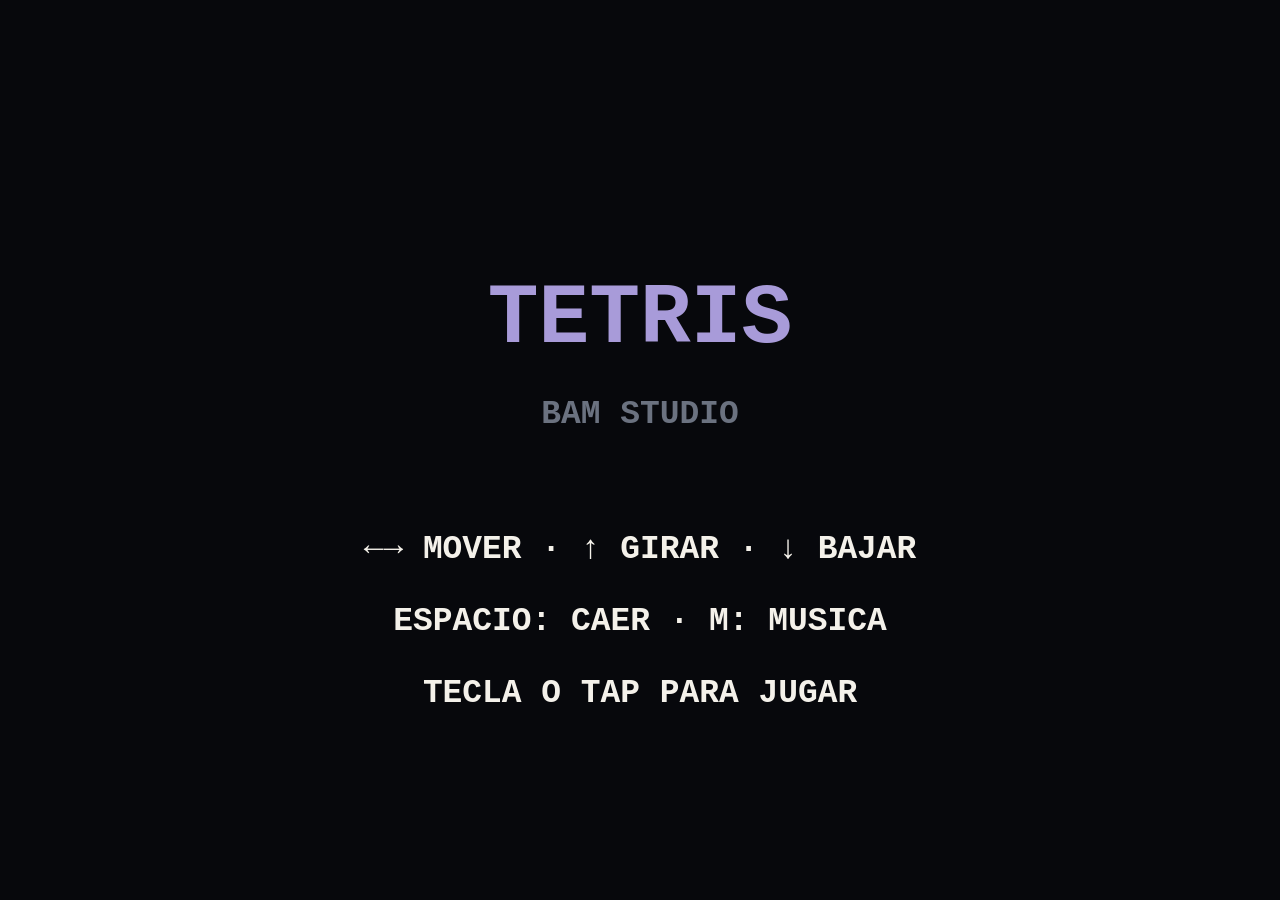
<file: bamboy/tetris.html>
<!DOCTYPE html>
<html>
<head>
<meta charset="utf-8">
<meta name="viewport" content="width=device-width, initial-scale=1">
<title>TETRIS · BAMboy</title>
<style>
  html,body{-webkit-user-select:none;user-select:none;-webkit-touch-callout:none;-webkit-tap-highlight-color:rgba(0,0,0,0);touch-action:manipulation}
  html,body{margin:0;padding:0;width:100%;height:100%;background:#07080C;overflow:hidden}
  body{display:flex;align-items:center;justify-content:center}
  canvas{display:block;touch-action:none}
</style>
</head>
<body>
<canvas id="c"></canvas>
<script>
(() => {
  const COLS = 10, ROWS = 18;
  const cv = document.getElementById('c');
  const cx = cv.getContext('2d');
  const C = {
    bg: '#07080C', wellBg: '#0D0F16', grid: 'rgba(168,155,217,.07)', border: '#2A3BAF',
    text: '#F4F1EA', dim: '#6B7280', accent: '#A89BD9', danger: '#F4643B', ghost: 'rgba(168,155,217,.18)',
  };
  // paleta atomic purple para las 7 piezas
  const PCOLORS = {I:'#a78bfa', O:'#8b5cf6', T:'#c4b8f0', S:'#5468e8', Z:'#F4643B', J:'#3D52D5', L:'#7c6ee0'};
  const SHAPES = {
    I: [[0,1],[1,1],[2,1],[3,1]], O: [[1,0],[2,0],[1,1],[2,1]],
    T: [[1,0],[0,1],[1,1],[2,1]], S: [[1,0],[2,0],[0,1],[1,1]],
    Z: [[0,0],[1,0],[1,1],[2,1]], J: [[0,0],[0,1],[1,1],[2,1]],
    L: [[2,0],[0,1],[1,1],[2,1]],
  };
  let cell = 20, wellX = 0, wellY = 0, panelX = 0;

  function resize() {
    const w = window.innerWidth || 400, h = window.innerHeight || 360;
    cell = Math.max(8, Math.floor(Math.min(h / (ROWS + 1), w / (COLS + 8))));
    cv.width = w; cv.height = h;
    wellY = Math.floor((h - ROWS * cell) / 2);
    wellX = Math.floor((w - (COLS + 6.5) * cell) / 2);
    panelX = wellX + COLS * cell + cell * 1.5;
    draw();
  }

  let actx = null;
  function audio() {
    try {
      actx = actx || new (window.AudioContext || window.webkitAudioContext)();
      if (actx.state === 'suspended') actx.resume();
      return actx;
    } catch (e) { return null; }
  }
  function tone(freq, dur, vol, type) {
    const ctx = audio(); if (!ctx) return;
    const o = ctx.createOscillator(), g = ctx.createGain();
    o.type = type || 'square'; o.frequency.value = freq;
    g.gain.setValueAtTime(0.0001, ctx.currentTime);
    g.gain.exponentialRampToValueAtTime(vol, ctx.currentTime + 0.01);
    g.gain.exponentialRampToValueAtTime(0.0001, ctx.currentTime + dur);
    o.connect(g); g.connect(ctx.destination);
    o.start(); o.stop(ctx.currentTime + dur + 0.05);
  }

  // --- música: Korobeiniki (tradicional rusa, dominio público) ---
  const N = {A4:440, B4:493.88, C5:523.25, D5:587.33, E5:659.25, F5:698.46, G5:783.99, A5:880, GS4:415.30, E4:329.63, A3:220, E3:164.81, GS3:207.65, C4:261.63, D4:293.66, F4:349.23};
  // [freq, beats] — tema A completo; 0 = silencio
  const MELODY = [
    [N.E5,1],[N.B4,.5],[N.C5,.5],[N.D5,1],[N.C5,.5],[N.B4,.5],
    [N.A4,1],[N.A4,.5],[N.C5,.5],[N.E5,1],[N.D5,.5],[N.C5,.5],
    [N.B4,1.5],[N.C5,.5],[N.D5,1],[N.E5,1],
    [N.C5,1],[N.A4,1],[N.A4,2],
    [0,.5],[N.D5,1],[N.F5,.5],[N.A5,1],[N.G5,.5],[N.F5,.5],
    [N.E5,1.5],[N.C5,.5],[N.E5,1],[N.D5,.5],[N.C5,.5],
    [N.B4,1],[N.B4,.5],[N.C5,.5],[N.D5,1],[N.E5,1],
    [N.C5,1],[N.A4,1],[N.A4,2],
  ];
  // bajo simple alternando tónica/quinta por compás
  const BASS = [
    [N.E3,2],[N.A3,2],[N.A3,2],[N.A3,2],[N.GS3,2],[N.E3,2],[N.A3,2],[N.A3,2],
    [N.D4,2],[N.D4,2],[N.C4,2],[N.C4,2],[N.GS3,2],[N.E3,2],[N.A3,2],[N.A3,2],
  ];
  let musicOn = true, mNext = 0, mIdx = 0, bNext = 0, bIdx = 0, mTimer = null;
  function beatDur() { return Math.max(.20, .34 - (level - 1) * .012); }
  function noteAt(freq, t, dur, vol, type) {
    const ctx = audio(); if (!ctx) return;
    const o = ctx.createOscillator(), g = ctx.createGain();
    o.type = type; o.frequency.value = freq;
    g.gain.setValueAtTime(0.0001, t);
    g.gain.exponentialRampToValueAtTime(vol, t + 0.02);
    g.gain.setValueAtTime(vol, t + Math.max(0.03, dur - 0.05));
    g.gain.exponentialRampToValueAtTime(0.0001, t + dur);
    o.connect(g); g.connect(ctx.destination);
    o.start(t); o.stop(t + dur + 0.05);
  }
  function musicStart() {
    const ctx = audio(); if (!ctx || mTimer) return;
    mNext = bNext = ctx.currentTime + 0.1; mIdx = bIdx = 0;
    mTimer = setInterval(() => {
      if (!musicOn || state !== 'play' || !actx) return;
      if (mNext < actx.currentTime) { mNext = bNext = actx.currentTime + 0.05; }
      const ahead = actx.currentTime + 0.15;
      while (mNext < ahead) {
        const [f, b] = MELODY[mIdx]; const d = b * beatDur();
        if (f) noteAt(f, mNext, d * 0.92, 0.028, 'square');
        mNext += d; mIdx = (mIdx + 1) % MELODY.length;
      }
      while (bNext < ahead) {
        const [f, b] = BASS[bIdx]; const d = b * beatDur();
        if (f) noteAt(f, bNext, d * 0.85, 0.02, 'triangle');
        bNext += d; bIdx = (bIdx + 1) % BASS.length;
      }
    }, 40);
  }
  function musicStop() { clearInterval(mTimer); mTimer = null; }

  // --- estado ---
  let board, piece, next, bag = [], score, lines, level, best = 0, state = 'title', timer = null;
  try { best = +localStorage.getItem('bamboy-tetris-best') || 0; } catch (e) {}

  function fromBag() {
    if (!bag.length) { bag = Object.keys(SHAPES).slice(); for (let i = bag.length - 1; i > 0; i--) { const j = (Math.random() * (i + 1)) | 0; [bag[i], bag[j]] = [bag[j], bag[i]]; } }
    return bag.pop();
  }
  function spawn() {
    const k = next || fromBag(); next = fromBag();
    piece = {k, blocks: SHAPES[k].map(b => b.slice()), x: 3, y: -1};
    if (collides(piece.blocks, piece.x, piece.y)) gameOver();
  }
  function collides(blocks, px, py) {
    return blocks.some(([bx, by]) => {
      const x = px + bx, y = py + by;
      return x < 0 || x >= COLS || y >= ROWS || (y >= 0 && board[y][x]);
    });
  }
  function rotated(blocks, dir) {
    // rota dentro de una caja 4x4 (I) o 3x3
    const size = piece.k === 'I' ? 4 : (piece.k === 'O' ? 0 : 3);
    if (!size) return blocks.map(b => b.slice());
    return blocks.map(([x, y]) => dir > 0 ? [size - 1 - y, x] : [y, size - 1 - x]);
  }
  function tryRotate(dir) {
    if (piece.k === 'O') return;
    const rb = rotated(piece.blocks, dir);
    for (const kick of [0, -1, 1, -2, 2]) {
      if (!collides(rb, piece.x + kick, piece.y)) {
        piece.blocks = rb; piece.x += kick; tone(659.25, .04, .05); draw(); return;
      }
    }
  }
  function move(dx) {
    if (!collides(piece.blocks, piece.x + dx, piece.y)) { piece.x += dx; tone(440, .03, .04); draw(); }
  }
  function drop(soft) {
    if (!collides(piece.blocks, piece.x, piece.y + 1)) {
      piece.y++; if (soft) score += 1;
      draw(); return true;
    }
    lock(); return false;
  }
  function hardDrop() {
    let d = 0;
    while (!collides(piece.blocks, piece.x, piece.y + 1)) { piece.y++; d++; }
    score += d * 2; tone(220, .06, .08); lock();
  }
  function lock() {
    piece.blocks.forEach(([bx, by]) => { const y = piece.y + by; if (y >= 0) board[y][piece.x + bx] = piece.k; });
    let cleared = 0;
    for (let y = ROWS - 1; y >= 0; y--) {
      if (board[y].every(Boolean)) { board.splice(y, 1); board.unshift(Array(COLS).fill(null)); cleared++; y++; }
    }
    if (cleared) {
      score += [0, 100, 300, 500, 800][cleared] * level;
      lines += cleared;
      const nl = 1 + (lines / 10 | 0);
      if (nl > level) { level = nl; tone(1046.5, .1, .09); tone(1318.5, .15, .09); }
      [523.25, 659.25, 783.99, 1046.5].slice(0, cleared + 1).forEach((f, i) => setTimeout(() => tone(f, .07, .08), i * 60));
    } else tone(330, .04, .06);
    spawn(); schedule(); draw();
  }
  function speedMs() { return Math.max(80, 800 - (level - 1) * 70); }
  function schedule() {
    clearInterval(timer);
    timer = setInterval(() => { if (state === 'play') drop(false); }, speedMs());
  }
  function start() {
    board = Array.from({length: ROWS}, () => Array(COLS).fill(null));
    score = 0; lines = 0; level = 1; bag = []; next = null;
    spawn(); state = 'play';
    tone(659.25, .07, .07); tone(1046.5, .1, .07);
    musicStop(); musicStart();
    schedule(); draw();
  }
  function gameOver() {
    state = 'over'; clearInterval(timer); musicStop();
    if (score > best) { best = score; try { localStorage.setItem('bamboy-tetris-best', best); } catch (e) {} }
    tone(220, .25, .1, 'sawtooth'); setTimeout(() => tone(110, .4, .1, 'sawtooth'), 180);
    draw();
  }

  // --- render ---
  function block(x, y, color, px, py, size) {
    const s = size || cell;
    const X = (px != null ? px : wellX + x * cell), Y = (py != null ? py : wellY + y * cell);
    cx.fillStyle = color; cx.fillRect(X + 1, Y + 1, s - 2, s - 2);
    cx.fillStyle = 'rgba(255,255,255,.25)'; cx.fillRect(X + 1, Y + 1, s - 2, 2);
    cx.fillStyle = 'rgba(0,0,0,.3)'; cx.fillRect(X + 1, Y + s - 3, s - 2, 2);
  }
  function label(str, x, y, size, color, align) {
    cx.fillStyle = color; cx.font = 'bold ' + size + 'px "Courier New",monospace';
    cx.textAlign = align || 'left'; cx.fillText(str, x, y);
  }
  function draw() {
    cx.fillStyle = C.bg; cx.fillRect(0, 0, cv.width, cv.height);
    if (state === 'title') {
      label('TETRIS', cv.width / 2, cv.height * .38, cell * 1.8, C.accent, 'center');
      label('BAM STUDIO', cv.width / 2, cv.height * .47, cell * .7, C.dim, 'center');
      label('←→ MOVER · ↑ GIRAR · ↓ BAJAR', cv.width / 2, cv.height * .62, cell * .7, C.text, 'center');
      label('ESPACIO: CAER · M: MUSICA', cv.width / 2, cv.height * .70, cell * .7, C.text, 'center');
      label('TECLA O TAP PARA JUGAR', cv.width / 2, cv.height * .78, cell * .7, C.text, 'center');
      if (best) label('BEST ' + best, cv.width / 2, cv.height * .88, cell * .7, C.dim, 'center');
      return;
    }
    // pozo
    cx.fillStyle = C.wellBg; cx.fillRect(wellX, wellY, COLS * cell, ROWS * cell);
    cx.strokeStyle = C.border; cx.lineWidth = 2;
    cx.strokeRect(wellX - 1, wellY - 1, COLS * cell + 2, ROWS * cell + 2);
    cx.strokeStyle = C.grid; cx.lineWidth = 1;
    for (let i = 1; i < COLS; i++) { cx.beginPath(); cx.moveTo(wellX + i * cell + .5, wellY); cx.lineTo(wellX + i * cell + .5, wellY + ROWS * cell); cx.stroke(); }
    for (let j = 1; j < ROWS; j++) { cx.beginPath(); cx.moveTo(wellX, wellY + j * cell + .5); cx.lineTo(wellX + COLS * cell, wellY + j * cell + .5); cx.stroke(); }
    // tablero
    board.forEach((row, y) => row.forEach((k, x) => { if (k) block(x, y, PCOLORS[k]); }));
    if (state !== 'over' && piece) {
      // ghost
      let gy = piece.y; while (!collides(piece.blocks, piece.x, gy + 1)) gy++;
      piece.blocks.forEach(([bx, by]) => { if (gy + by >= 0) { cx.fillStyle = C.ghost; cx.fillRect(wellX + (piece.x + bx) * cell + 1, wellY + (gy + by) * cell + 1, cell - 2, cell - 2); } });
      // pieza
      piece.blocks.forEach(([bx, by]) => { if (piece.y + by >= 0) block(piece.x + bx, piece.y + by, PCOLORS[piece.k]); });
    }
    // panel
    let py = wellY + cell;
    label('SCORE', panelX, py, cell * .65, C.dim); py += cell * .9;
    label(String(score), panelX, py, cell * .8, C.text); py += cell * 1.6;
    label('BEST', panelX, py, cell * .65, C.dim); py += cell * .9;
    label(String(best), panelX, py, cell * .8, C.accent); py += cell * 1.6;
    label('LINES', panelX, py, cell * .65, C.dim); py += cell * .9;
    label(String(lines), panelX, py, cell * .8, C.text); py += cell * 1.6;
    label('LEVEL', panelX, py, cell * .65, C.dim); py += cell * .9;
    label(String(level), panelX, py, cell * .8, C.text); py += cell * 1.6;
    label('NEXT', panelX, py, cell * .65, C.dim); py += cell * .5;
    if (next) {
      const s = cell * .8;
      SHAPES[next].forEach(([bx, by]) => block(0, 0, PCOLORS[next], panelX + bx * s, py + by * s, s));
    }
    if (state === 'over') {
      cx.fillStyle = 'rgba(7,8,12,.8)'; cx.fillRect(0, 0, cv.width, cv.height);
      label('GAME OVER', cv.width / 2, cv.height * .42, cell * 1.4, C.danger, 'center');
      label('SCORE ' + score + (score === best && score ? ' · RECORD!' : ''), cv.width / 2, cv.height * .54, cell * .8, C.text, 'center');
      label('TECLA O TAP PARA REINICIAR', cv.width / 2, cv.height * .66, cell * .65, C.dim, 'center');
    }
  }

  // --- input ---
  window.addEventListener('keydown', e => {
    const k = e.key.toLowerCase();
    if (['arrowleft','arrowright','arrowup','arrowdown',' '].includes(k) || k === 'z' || k === 'x' || k === 'w' || k === 'a' || k === 's' || k === 'd') e.preventDefault();
    if (k === 'm') { musicOn = !musicOn; return; }
    if (state !== 'play') { start(); return; }
    if (k === 'arrowleft' || k === 'a') move(-1);
    else if (k === 'arrowright' || k === 'd') move(1);
    else if (k === 'arrowdown' || k === 's') drop(true);
    else if (k === 'arrowup' || k === 'x' || k === 'w') tryRotate(1);
    else if (k === 'z') tryRotate(-1);
    else if (k === ' ') hardDrop();
  });
  // táctil: swipe izq/der mueve, swipe abajo cae, tap gira
  let t0 = null;
  window.addEventListener('pointerdown', e => {
    if (state !== 'play') { start(); return; }
    t0 = {x: e.clientX, y: e.clientY, t: Date.now()};
  });
  window.addEventListener('pointerup', e => {
    if (!t0 || state !== 'play') return;
    const dx = e.clientX - t0.x, dy = e.clientY - t0.y; const dt = Date.now() - t0.t; t0 = null;
    if (Math.abs(dx) < 20 && Math.abs(dy) < 20 && dt < 350) { tryRotate(1); return; }
    if (Math.abs(dx) > Math.abs(dy)) move(dx > 0 ? 1 : -1);
    else if (dy > 40) hardDrop();
    else if (dy < -40) tryRotate(1);
  });

  // botones físicos de la consola BAMboy (postMessage del padre)
  window.addEventListener('message', e => {
    const d = e.data;
    if (!d || d.bamboy !== 'btn') return;
    if (state !== 'play') { start(); return; }
    if (d.btn === 'left') move(-1);
    else if (d.btn === 'right') move(1);
    else if (d.btn === 'down') drop(true);
    else if (d.btn === 'up' || d.btn === 'a') tryRotate(1);
    else if (d.btn === 'b') tryRotate(-1);
    else if (d.btn === 'start') hardDrop();
  });

  window.addEventListener('resize', resize);
  try { window.focus(); } catch (e) {}
  resize();
})();
</script>
</body>
</html>
</file>
